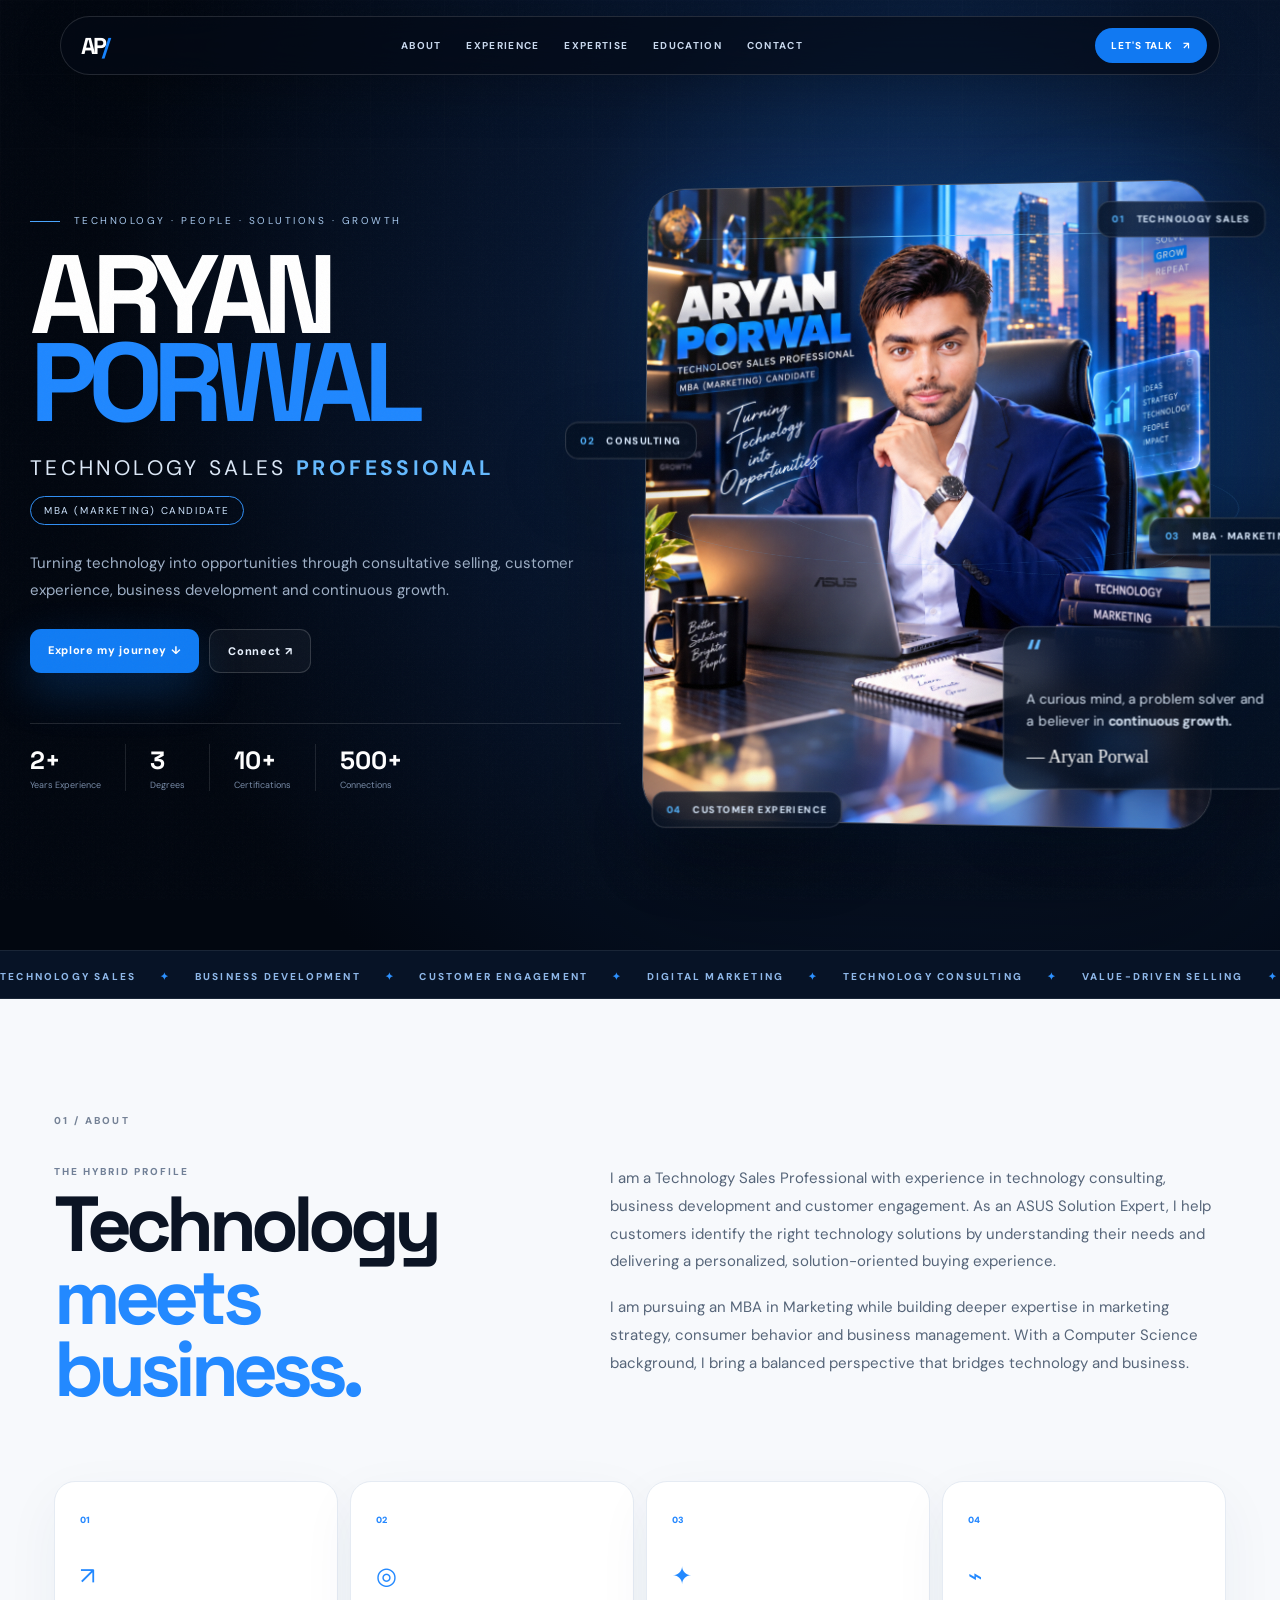
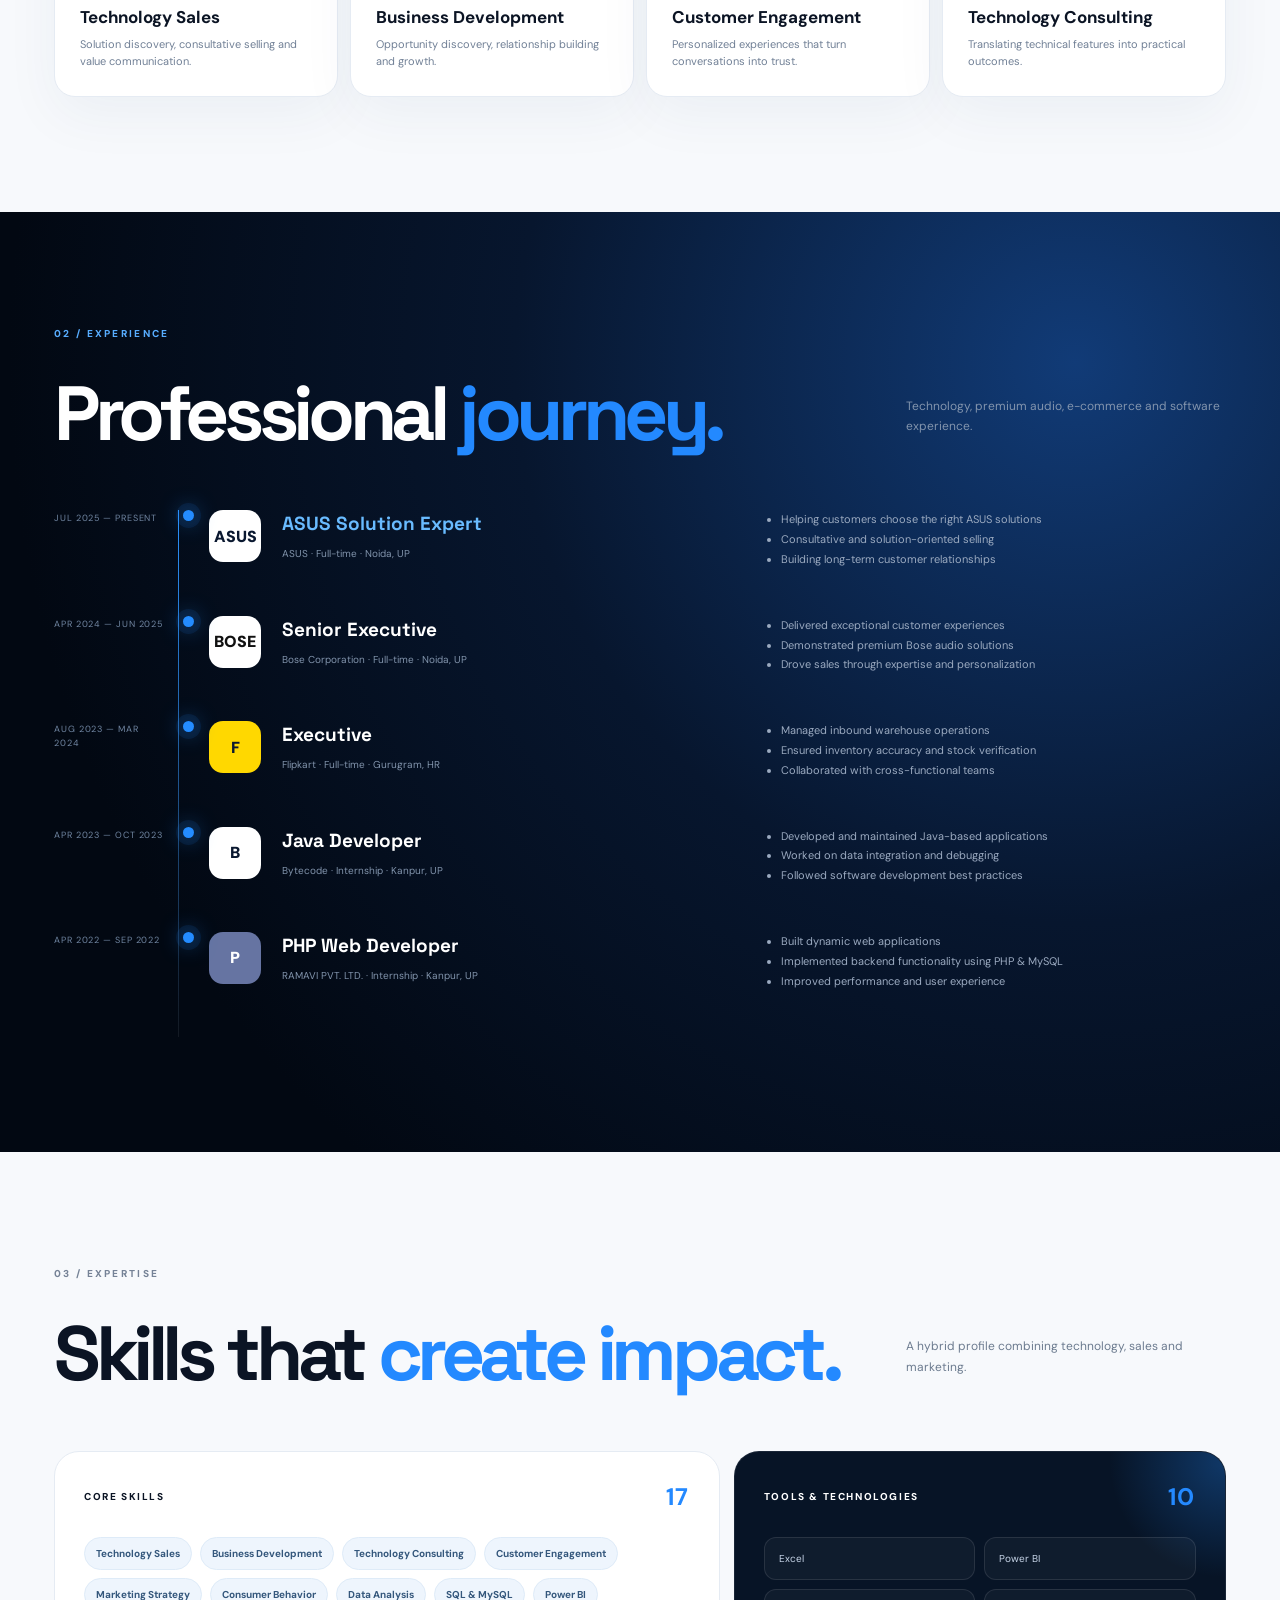
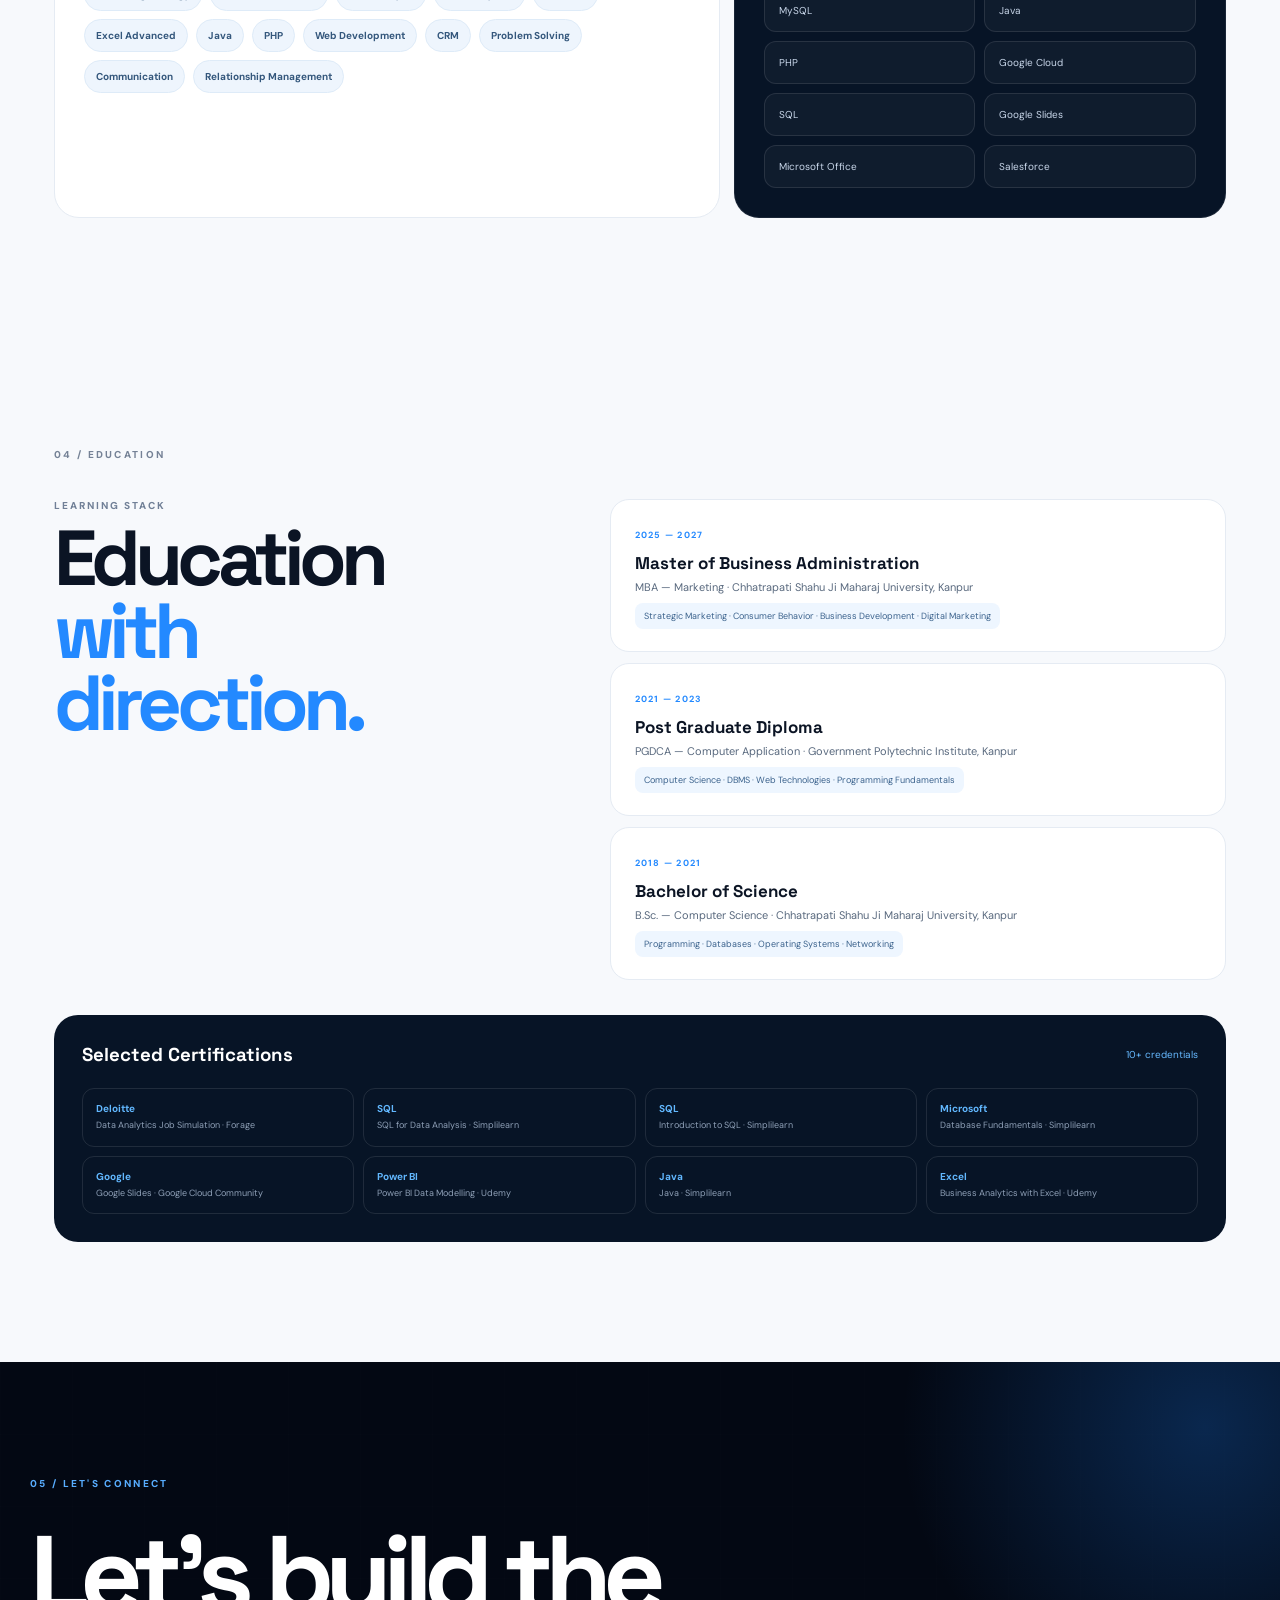
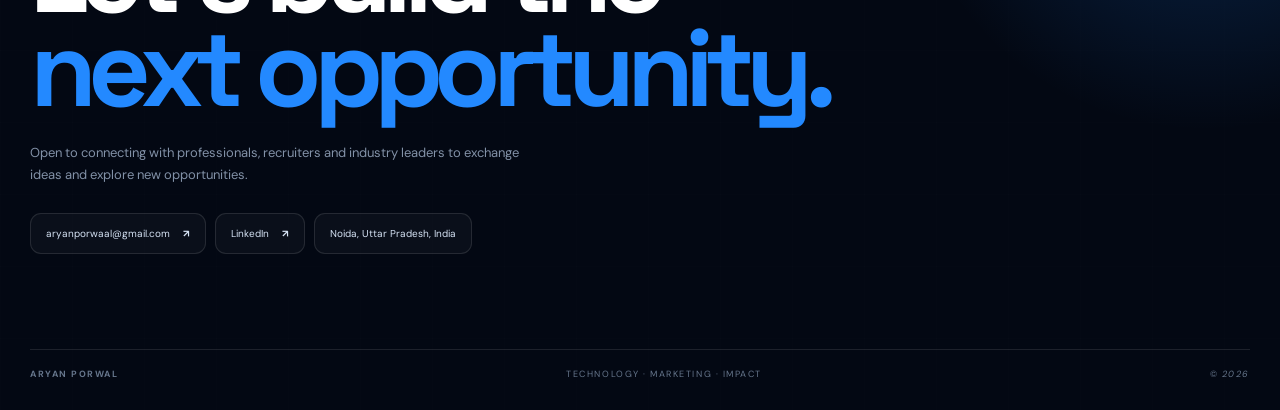
<file: index.html>
<!doctype html>
<html lang="en">
<head>
<meta charset="utf-8">
<meta name="viewport" content="width=device-width,initial-scale=1">
<meta name="description" content="Aryan Porwal — Technology Sales Professional and MBA Marketing Candidate.">
<title>Aryan Porwal — Technology Sales | Portfolio</title>
<link rel="preconnect" href="https://fonts.googleapis.com">
<link rel="preconnect" href="https://fonts.gstatic.com" crossorigin>
<link href="https://fonts.googleapis.com/css2?family=DM+Sans:wght@400;500;600;700&family=Space+Grotesk:wght@400;500;600;700&display=swap" rel="stylesheet">
<link rel="stylesheet" href="styles.css">
</head>
<body>
<div class="noise"></div>
<div class="progress"><span id="progress"></span></div>
<div class="pointer-glow"></div>

<header class="nav">
  <a class="logo" href="#top">AP<span>/</span></a>
  <nav>
    <a href="#about">About</a><a href="#experience">Experience</a><a href="#skills">Expertise</a>
    <a href="#education">Education</a><a href="#contact">Contact</a>
  </nav>
  <a class="nav-btn" href="#contact">Let's Talk <b>↗</b></a>
</header>

<main id="top">
<section class="hero">
  <div class="hero-grid"></div>
  <div class="hero-light"></div>
  <div class="hero-copy reveal">
    <div class="kicker"><i></i> TECHNOLOGY · PEOPLE · SOLUTIONS · GROWTH</div>
    <h1>ARYAN<br><span>PORWAL</span></h1>
    <div class="headline">TECHNOLOGY SALES <b>PROFESSIONAL</b></div>
    <div class="badge">MBA (MARKETING) CANDIDATE</div>
    <p class="lead">Turning technology into opportunities through consultative selling, customer experience, business development and continuous growth.</p>
    <div class="actions">
      <a class="button primary" href="#experience">Explore my journey <span>↓</span></a>
      <a class="button secondary" href="#contact">Connect <span>↗</span></a>
    </div>
    <div class="quick-stats">
      <div><strong>2+</strong><small>Years Experience</small></div>
      <div><strong>3</strong><small>Degrees</small></div>
      <div><strong>10+</strong><small>Certifications</small></div>
      <div><strong>500+</strong><small>Connections</small></div>
    </div>
  </div>

  <div class="hero-scene reveal" id="scene">
    <div class="scene-halo"></div>
    <div class="scene-ring ring-a"></div><div class="scene-ring ring-b"></div>
    <div class="image-card" id="imageCard">
      <img src="aryan-hero-3d.png" alt="Aryan Porwal — technology sales professional">
      <div class="image-shine"></div>
      <div class="edge-line"></div>
    </div>
    <div class="float-tag tag-top" data-depth="1.8"><span>01</span> TECHNOLOGY SALES</div>
    <div class="float-tag tag-left" data-depth="2.4"><span>02</span> CONSULTING</div>
    <div class="float-tag tag-right" data-depth="2.1"><span>03</span> MBA · MARKETING</div>
    <div class="float-tag tag-bottom" data-depth="1.4"><span>04</span> CUSTOMER EXPERIENCE</div>
    <div class="glass-note" data-depth="2">
      <span class="quote">“</span>
      <p>A curious mind, a problem solver and a believer in <b>continuous growth.</b></p>
      <small>— Aryan Porwal</small>
    </div>
  </div>
</section>

<div class="ticker"><div>TECHNOLOGY SALES <b>✦</b> BUSINESS DEVELOPMENT <b>✦</b> CUSTOMER ENGAGEMENT <b>✦</b> DIGITAL MARKETING <b>✦</b> TECHNOLOGY CONSULTING <b>✦</b> VALUE-DRIVEN SELLING <b>✦</b></div></div>

<section class="section" id="about">
  <div class="section-label">01 / ABOUT</div>
  <div class="split">
    <div class="reveal"><div class="eyebrow">THE HYBRID PROFILE</div><h2>Technology<br><em>meets business.</em></h2></div>
    <div class="copy reveal">
      <p>I am a Technology Sales Professional with experience in technology consulting, business development and customer engagement. As an ASUS Solution Expert, I help customers identify the right technology solutions by understanding their needs and delivering a personalized, solution-oriented buying experience.</p>
      <p>I am pursuing an MBA in Marketing while building deeper expertise in marketing strategy, consumer behavior and business management. With a Computer Science background, I bring a balanced perspective that bridges technology and business.</p>
    </div>
  </div>
  <div class="capabilities">
    <article class="cap reveal"><span>01</span><div class="cap-icon">↗</div><h3>Technology Sales</h3><p>Solution discovery, consultative selling and value communication.</p></article>
    <article class="cap reveal"><span>02</span><div class="cap-icon">◎</div><h3>Business Development</h3><p>Opportunity discovery, relationship building and growth.</p></article>
    <article class="cap reveal"><span>03</span><div class="cap-icon">✦</div><h3>Customer Engagement</h3><p>Personalized experiences that turn conversations into trust.</p></article>
    <article class="cap reveal"><span>04</span><div class="cap-icon">⌁</div><h3>Technology Consulting</h3><p>Translating technical features into practical outcomes.</p></article>
  </div>
</section>

<section class="dark" id="experience">
  <div class="section-inner">
    <div class="section-label blue">02 / EXPERIENCE</div>
    <div class="section-head"><h2>Professional <em>journey.</em></h2><p>Technology, premium audio, e-commerce and software experience.</p></div>
    <div class="timeline">
      <article class="job active reveal"><div class="job-date">JUL 2025 — PRESENT</div><div class="dot"></div><div class="job-main"><div class="brand-box asus">ASUS</div><div><h3>ASUS Solution Expert</h3><small>ASUS · Full-time · Noida, UP</small></div><ul><li>Helping customers choose the right ASUS solutions</li><li>Consultative and solution-oriented selling</li><li>Building long-term customer relationships</li></ul></div></article>
      <article class="job reveal"><div class="job-date">APR 2024 — JUN 2025</div><div class="dot"></div><div class="job-main"><div class="brand-box bose">BOSE</div><div><h3>Senior Executive</h3><small>Bose Corporation · Full-time · Noida, UP</small></div><ul><li>Delivered exceptional customer experiences</li><li>Demonstrated premium Bose audio solutions</li><li>Drove sales through expertise and personalization</li></ul></div></article>
      <article class="job reveal"><div class="job-date">AUG 2023 — MAR 2024</div><div class="dot"></div><div class="job-main"><div class="brand-box flip">F</div><div><h3>Executive</h3><small>Flipkart · Full-time · Gurugram, HR</small></div><ul><li>Managed inbound warehouse operations</li><li>Ensured inventory accuracy and stock verification</li><li>Collaborated with cross-functional teams</li></ul></div></article>
      <article class="job reveal"><div class="job-date">APR 2023 — OCT 2023</div><div class="dot"></div><div class="job-main"><div class="brand-box byte">B</div><div><h3>Java Developer</h3><small>Bytecode · Internship · Kanpur, UP</small></div><ul><li>Developed and maintained Java-based applications</li><li>Worked on data integration and debugging</li><li>Followed software development best practices</li></ul></div></article>
      <article class="job reveal"><div class="job-date">APR 2022 — SEP 2022</div><div class="dot"></div><div class="job-main"><div class="brand-box php">P</div><div><h3>PHP Web Developer</h3><small>RAMAVI PVT. LTD. · Internship · Kanpur, UP</small></div><ul><li>Built dynamic web applications</li><li>Implemented backend functionality using PHP & MySQL</li><li>Improved performance and user experience</li></ul></div></article>
    </div>
  </div>
</section>

<section class="section" id="skills">
  <div class="section-label">03 / EXPERTISE</div>
  <div class="section-head light"><h2>Skills that <em>create impact.</em></h2><p>A hybrid profile combining technology, sales and marketing.</p></div>
  <div class="skills">
    <div class="skill-card reveal">
      <div class="skill-top"><span>CORE SKILLS</span><b>17</b></div>
      <div class="pills">
        <span>Technology Sales</span><span>Business Development</span><span>Technology Consulting</span><span>Customer Engagement</span>
        <span>Marketing Strategy</span><span>Consumer Behavior</span><span>Data Analysis</span><span>SQL & MySQL</span><span>Power BI</span>
        <span>Excel Advanced</span><span>Java</span><span>PHP</span><span>Web Development</span><span>CRM</span><span>Problem Solving</span>
        <span>Communication</span><span>Relationship Management</span>
      </div>
    </div>
    <div class="tools reveal">
      <div class="skill-top"><span>TOOLS & TECHNOLOGIES</span><b>10</b></div>
      <div class="tool-list"><span>Excel</span><span>Power BI</span><span>MySQL</span><span>Java</span><span>PHP</span><span>Google Cloud</span><span>SQL</span><span>Google Slides</span><span>Microsoft Office</span><span>Salesforce</span></div>
    </div>
  </div>
</section>

<section class="section edu" id="education">
  <div class="section-label">04 / EDUCATION</div>
  <div class="split edu-split">
    <div><div class="eyebrow">LEARNING STACK</div><h2>Education<br><em>with direction.</em></h2></div>
    <div class="edu-list">
      <article class="edu-item reveal"><b>2025 — 2027</b><h3>Master of Business Administration</h3><p>MBA — Marketing · Chhatrapati Shahu Ji Maharaj University, Kanpur</p><small>Strategic Marketing · Consumer Behavior · Business Development · Digital Marketing</small></article>
      <article class="edu-item reveal"><b>2021 — 2023</b><h3>Post Graduate Diploma</h3><p>PGDCA — Computer Application · Government Polytechnic Institute, Kanpur</p><small>Computer Science · DBMS · Web Technologies · Programming Fundamentals</small></article>
      <article class="edu-item reveal"><b>2018 — 2021</b><h3>Bachelor of Science</h3><p>B.Sc. — Computer Science · Chhatrapati Shahu Ji Maharaj University, Kanpur</p><small>Programming · Databases · Operating Systems · Networking</small></article>
    </div>
  </div>
  <div class="certs reveal">
    <div class="cert-head"><h3>Selected Certifications</h3><span>10+ credentials</span></div>
    <div class="cert-grid">
      <div><b>Deloitte</b><span>Data Analytics Job Simulation · Forage</span></div><div><b>SQL</b><span>SQL for Data Analysis · Simplilearn</span></div>
      <div><b>SQL</b><span>Introduction to SQL · Simplilearn</span></div><div><b>Microsoft</b><span>Database Fundamentals · Simplilearn</span></div>
      <div><b>Google</b><span>Google Slides · Google Cloud Community</span></div><div><b>Power BI</b><span>Power BI Data Modelling · Udemy</span></div>
      <div><b>Java</b><span>Java · Simplilearn</span></div><div><b>Excel</b><span>Business Analytics with Excel · Udemy</span></div>
    </div>
  </div>
</section>

<section class="contact" id="contact">
  <div class="contact-grid"></div><div class="contact-glow"></div>
  <div class="section-label blue">05 / LET'S CONNECT</div>
  <h2>Let's build the<br><em>next opportunity.</em></h2>
  <p>Open to connecting with professionals, recruiters and industry leaders to exchange ideas and explore new opportunities.</p>
  <div class="contact-actions">
    <a href="mailto:aryanporwaal@gmail.com">aryanporwaal@gmail.com <b>↗</b></a>
    <a href="https://www.linkedin.com/in/aryanporwaal" target="_blank" rel="noopener">LinkedIn <b>↗</b></a>
    <span>Noida, Uttar Pradesh, India</span>
  </div>
  <footer><strong>ARYAN PORWAL</strong><span>TECHNOLOGY · MARKETING · IMPACT</span><span>© <i id="year"></i></span></footer>
</section>
</main>
<script src="script.js"></script>
</body>
</html>
</file>
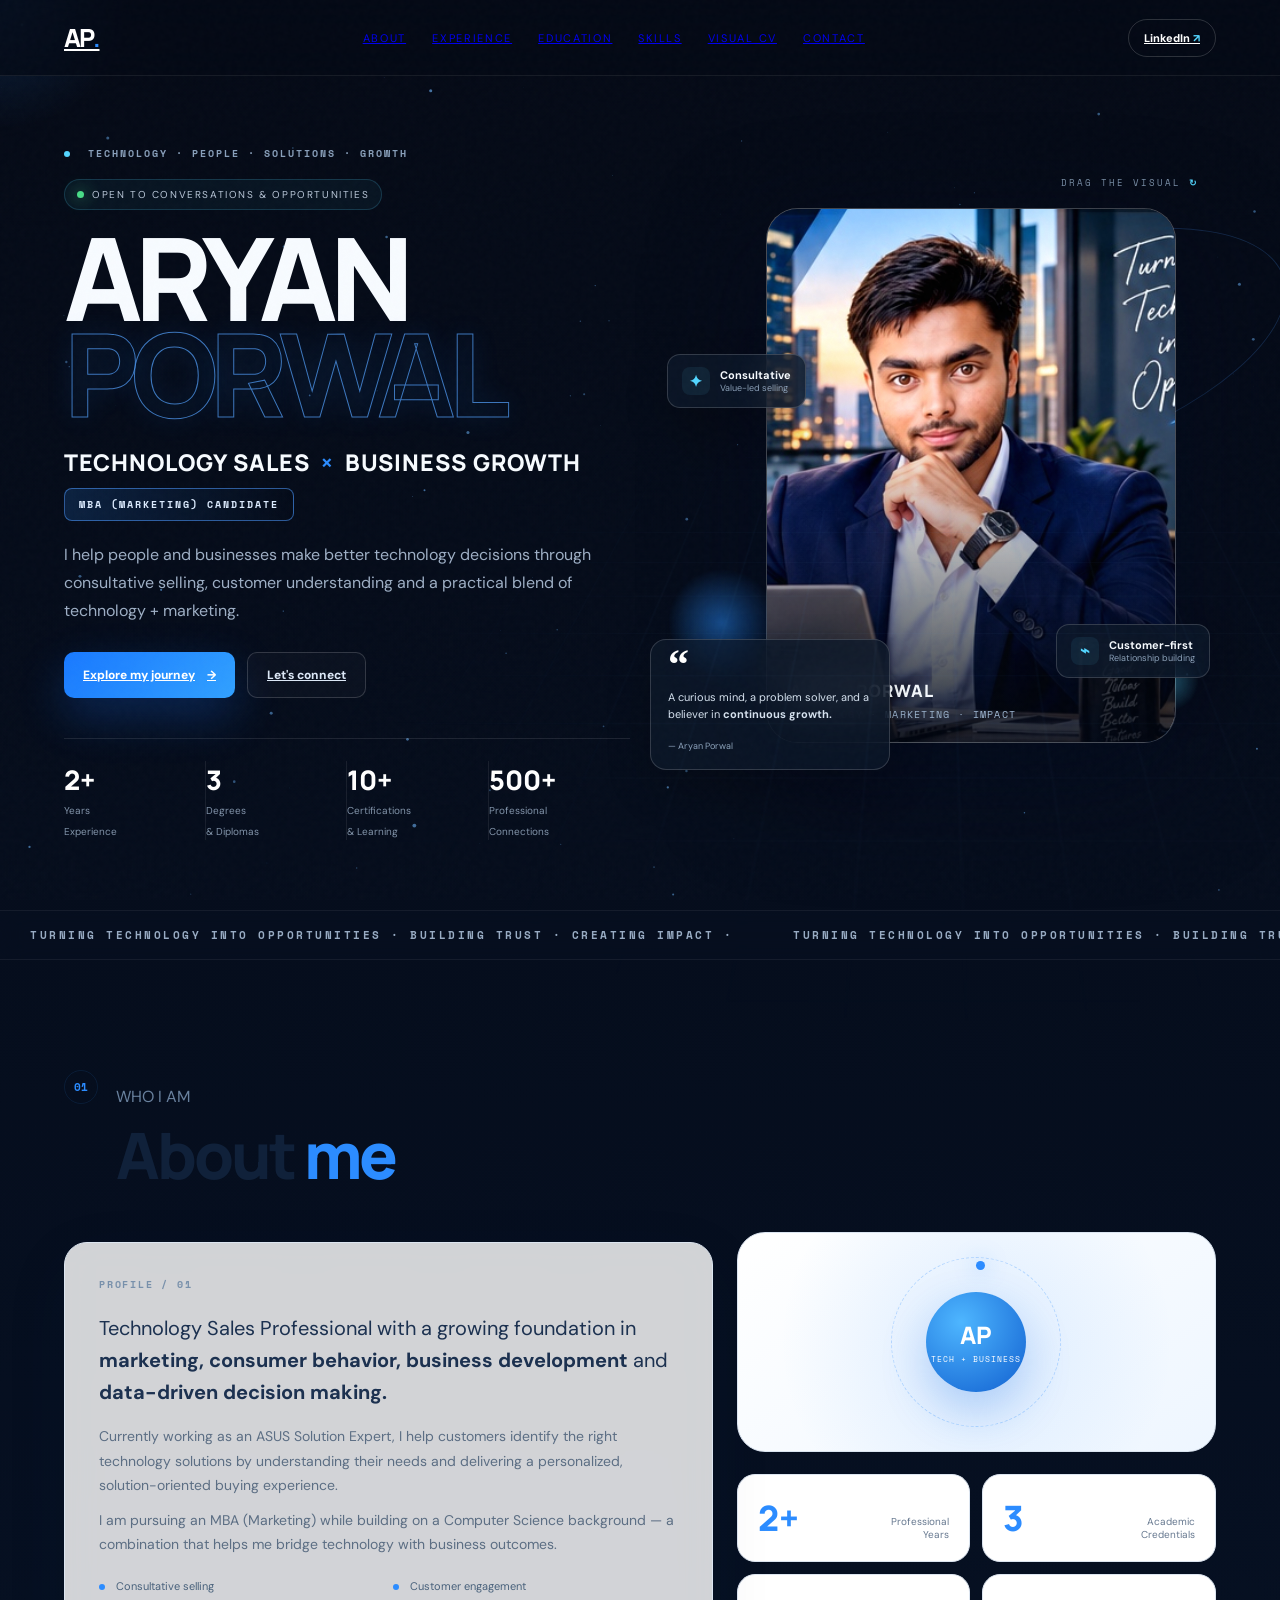
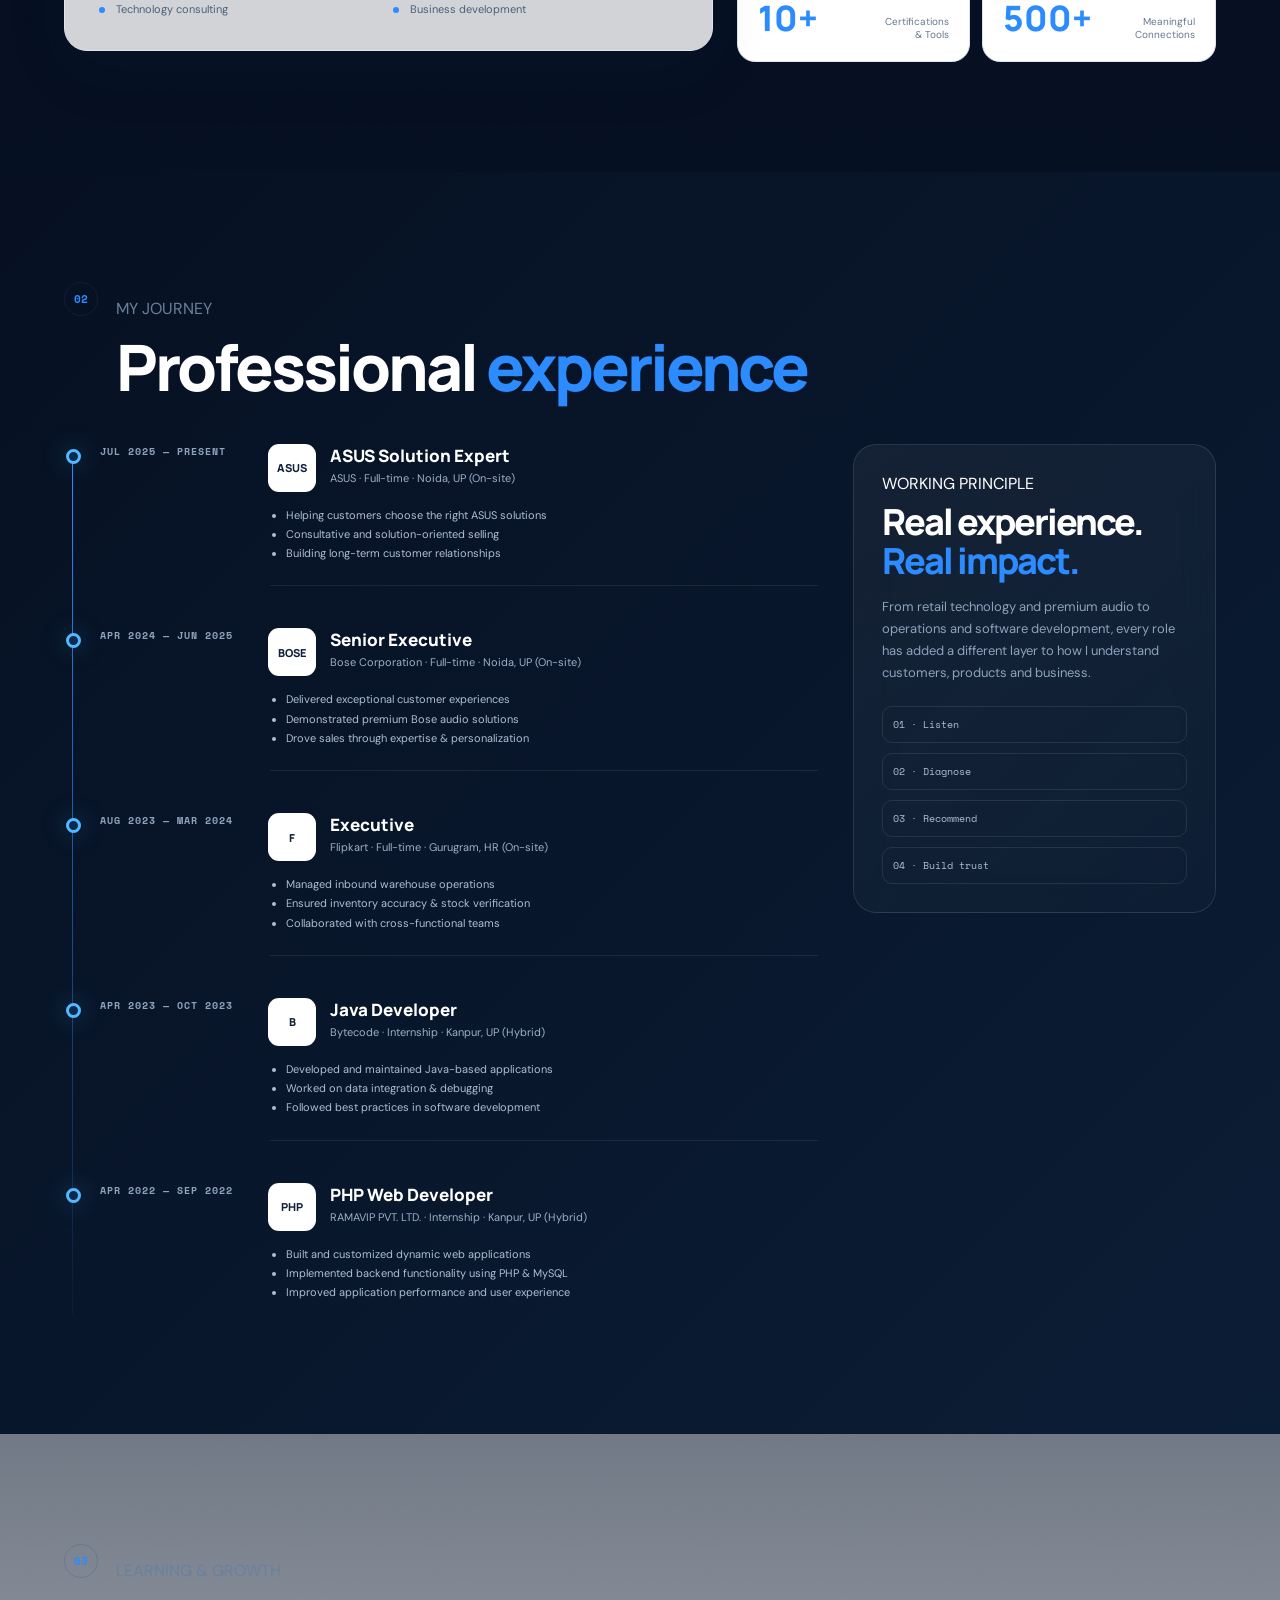
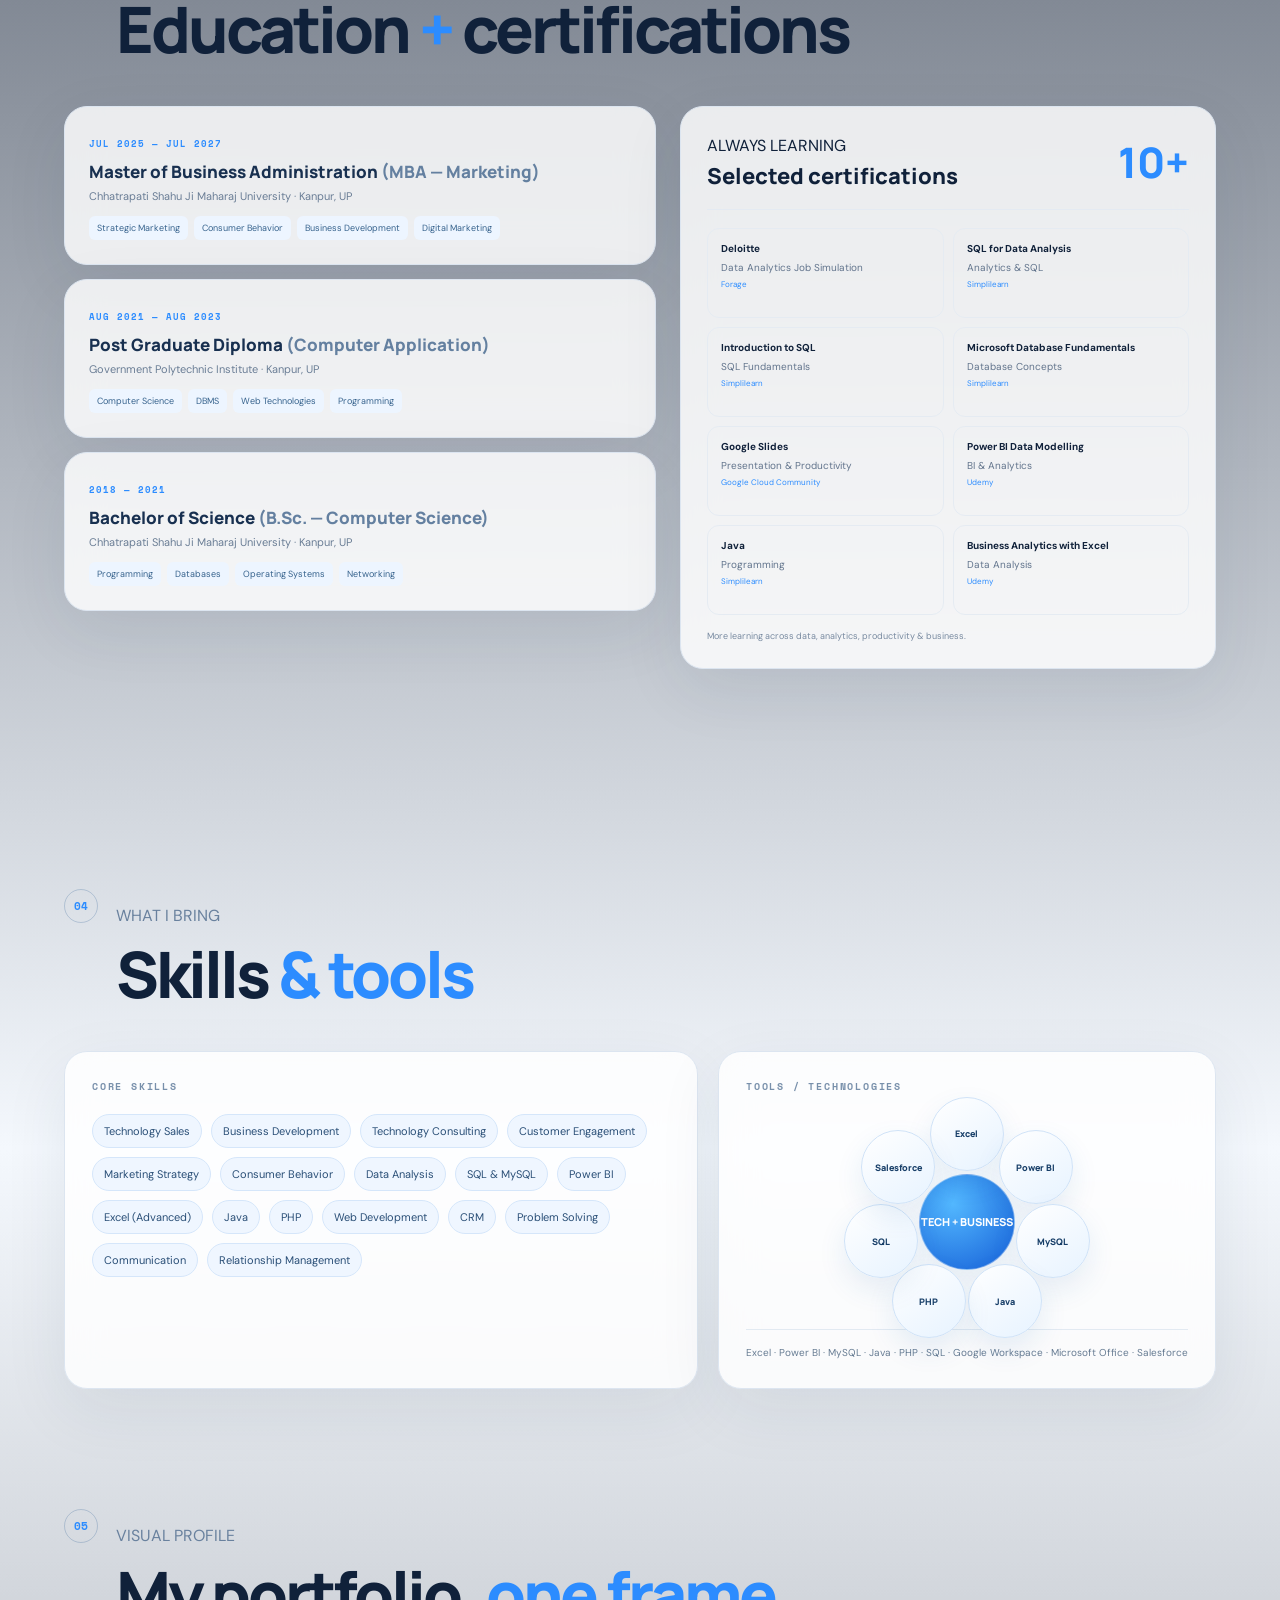
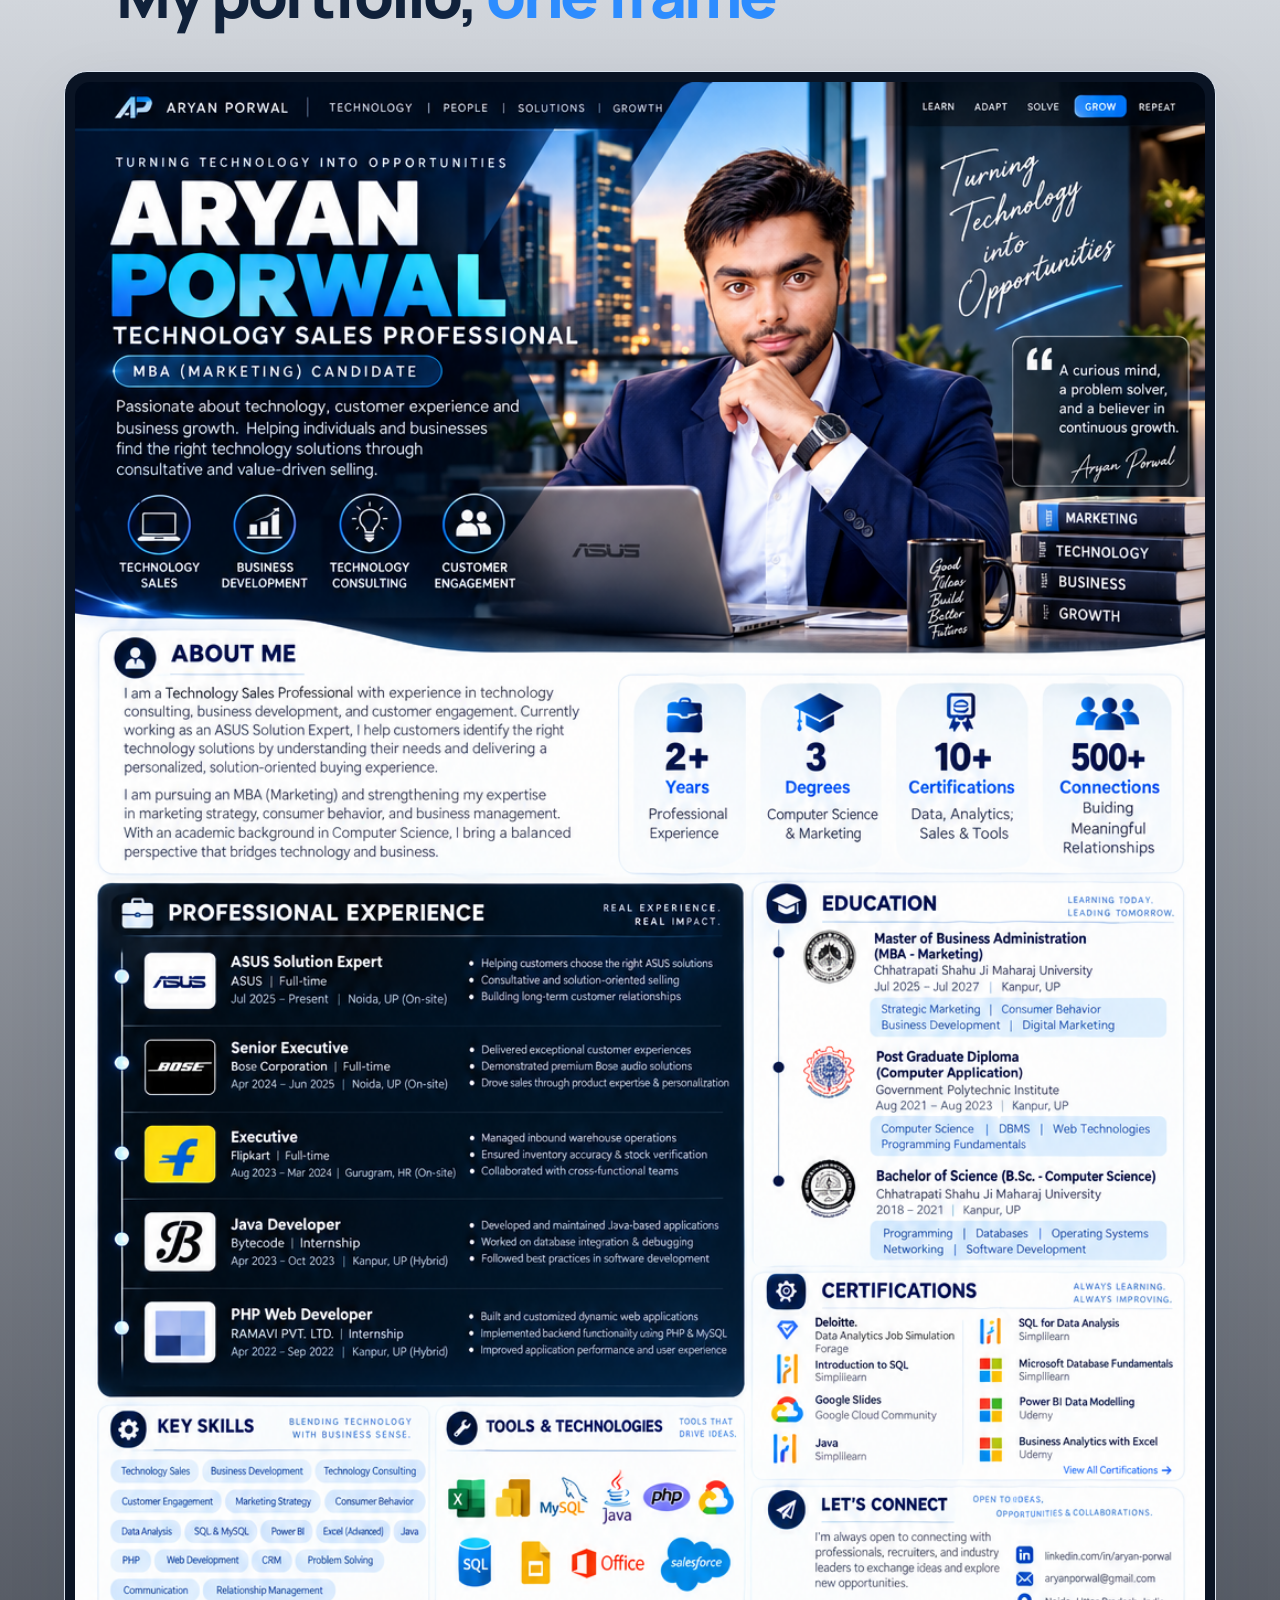
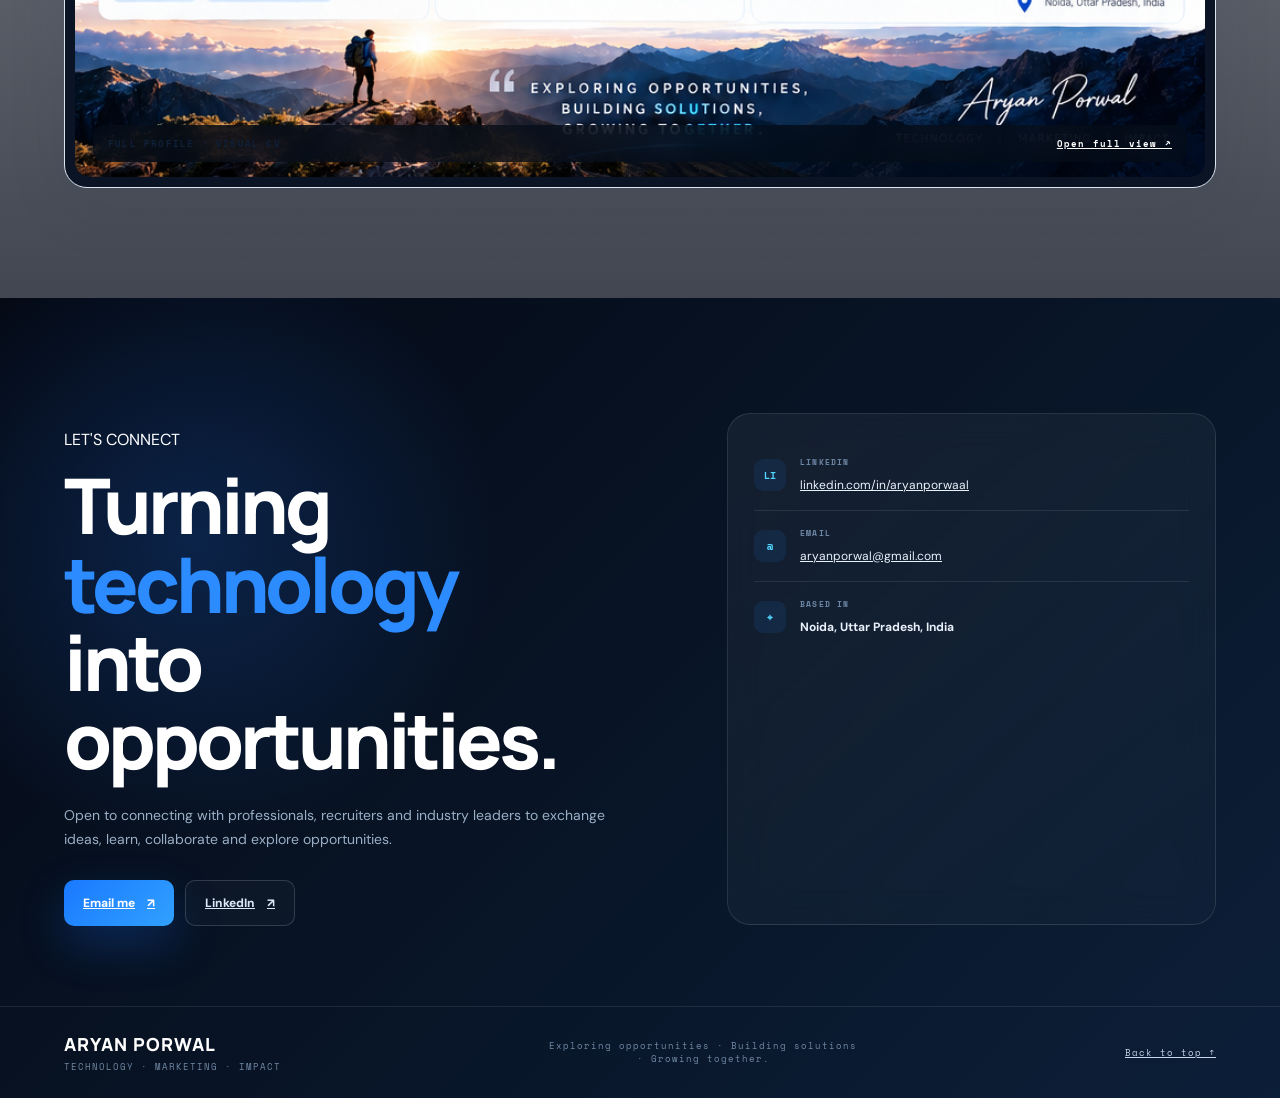
<file: Exp/aryan-portfolio-final/aryan-portfolio-final/index.html>
<!doctype html>
<html lang="en">
<head>
  <meta charset="utf-8" />
  <meta name="viewport" content="width=device-width, initial-scale=1" />
  <meta name="theme-color" content="#050a16" />
  <meta name="description" content="Aryan Porwal — Technology Sales Professional, MBA (Marketing) Candidate." />
  <title>Aryan Porwal — Technology × Business</title>
  <link rel="preconnect" href="https://fonts.googleapis.com">
  <link rel="preconnect" href="https://fonts.gstatic.com" crossorigin>
  <link href="https://fonts.googleapis.com/css2?family=DM+Sans:wght@400;500;600;700&family=Manrope:wght@500;600;700;800&family=Space+Mono:wght@400;700&display=swap" rel="stylesheet">
  <link rel="stylesheet" href="styles.css" />
</head>
<body>
  <canvas id="space"></canvas>
  <div class="noise"></div>
  <div class="cursor-glow"></div>

  <header class="nav-shell" id="navShell">
    <a href="#top" class="logo" aria-label="Aryan Porwal home"><span>AP</span><b>.</b></a>
    <nav class="nav-links" id="navLinks">
      <a href="#about">About</a>
      <a href="#experience">Experience</a>
      <a href="#education">Education</a>
      <a href="#skills">Skills</a>
      <a href="#visual">Visual CV</a>
      <a href="#contact">Contact</a>
    </nav>
    <a class="nav-pill" href="https://www.linkedin.com/in/aryanporwaal" target="_blank" rel="noreferrer">LinkedIn <span>↗</span></a>
    <button class="menu" id="menu" aria-label="Open navigation">☰</button>
  </header>

  <main id="top">
    <section class="hero wrap">
      <div class="hero-copy">
        <div class="micro"><span></span> TECHNOLOGY · PEOPLE · SOLUTIONS · GROWTH</div>
        <div class="availability"><i></i> OPEN TO CONVERSATIONS & OPPORTUNITIES</div>
        <h1>ARYAN<br><em>PORWAL</em></h1>
        <p class="role">Technology Sales <strong>×</strong> Business Growth</p>
        <div class="tag">MBA (MARKETING) CANDIDATE</div>
        <p class="intro">I help people and businesses make better technology decisions through consultative selling, customer understanding and a practical blend of technology + marketing.</p>
        <div class="actions">
          <a class="btn primary" href="#experience">Explore my journey <span>→</span></a>
          <a class="btn secondary" href="#contact">Let's connect</a>
        </div>
        <div class="quick-stats">
          <div><b>2+</b><span>Years<br>Experience</span></div>
          <div><b>3</b><span>Degrees<br>& Diplomas</span></div>
          <div><b>10+</b><span>Certifications<br>& Learning</span></div>
          <div><b>500+</b><span>Professional<br>Connections</span></div>
        </div>
      </div>

      <div class="hero-stage" id="heroStage">
        <div class="stage-grid"></div>
        <div class="orb orb-a"></div><div class="orb orb-b"></div><div class="orb orb-c"></div>
        <div class="wire wire-a"></div><div class="wire wire-b"></div>
        <div class="portrait-card tilt" data-tilt="10">
          <div class="portrait-backdrop"></div>
          <img src="assets/aryan-portrait.jpg" alt="Aryan Porwal" />
          <div class="portrait-caption"><span>ARYAN PORWAL</span><small>TECHNOLOGY · MARKETING · IMPACT</small></div>
        </div>
        <div class="floating-chip chip-one"><span class="chip-icon">✦</span><div><b>Consultative</b><small>Value-led selling</small></div></div>
        <div class="floating-chip chip-two"><span class="chip-icon">⌁</span><div><b>Customer-first</b><small>Relationship building</small></div></div>
        <div class="quote-float"><span>“</span><p>A curious mind, a problem solver, and a believer in <b>continuous growth.</b></p><small>— Aryan Porwal</small></div>
        <div class="rotate-label">DRAG THE VISUAL <b>↻</b></div>
      </div>
    </section>

    <section class="marquee" aria-hidden="true"><div>TURNING TECHNOLOGY INTO OPPORTUNITIES · BUILDING TRUST · CREATING IMPACT · </div><div>TURNING TECHNOLOGY INTO OPPORTUNITIES · BUILDING TRUST · CREATING IMPACT · </div></section>

    <section class="section wrap" id="about">
      <div class="section-top"><div class="index">01</div><div><p class="kicker">WHO I AM</p><h2>About <em>me</em></h2></div></div>
      <div class="about-layout">
        <article class="glass about-card tilt">
          <div class="card-label">PROFILE / 01</div>
          <p class="large">Technology Sales Professional with a growing foundation in <b>marketing, consumer behavior, business development</b> and <b>data-driven decision making.</b></p>
          <p>Currently working as an ASUS Solution Expert, I help customers identify the right technology solutions by understanding their needs and delivering a personalized, solution-oriented buying experience.</p>
          <p>I am pursuing an MBA (Marketing) while building on a Computer Science background — a combination that helps me bridge technology with business outcomes.</p>
          <div class="profile-lines"><span><i></i> Consultative selling</span><span><i></i> Customer engagement</span><span><i></i> Technology consulting</span><span><i></i> Business development</span></div>
        </article>
        <div class="about-right">
          <div class="stat-orbit"><div class="orbit-ring"></div><div class="orbit-core"><span>AP</span><small>TECH + BUSINESS</small></div></div>
          <div class="stat-grid">
            <div class="mini-stat"><b>2+</b><span>Professional<br>Years</span></div>
            <div class="mini-stat"><b>3</b><span>Academic<br>Credentials</span></div>
            <div class="mini-stat"><b>10+</b><span>Certifications<br>& Tools</span></div>
            <div class="mini-stat"><b>500+</b><span>Meaningful<br>Connections</span></div>
          </div>
        </div>
      </div>
    </section>

    <section class="section dark wrap-wide" id="experience">
      <div class="wrap"><div class="section-top light"><div class="index">02</div><div><p class="kicker">MY JOURNEY</p><h2>Professional <em>experience</em></h2></div></div>
        <div class="experience-grid">
          <div class="timeline" id="timeline"></div>
          <aside class="experience-aside glass-dark tilt"><span class="kicker">WORKING PRINCIPLE</span><h3>Real experience.<br><em>Real impact.</em></h3><p>From retail technology and premium audio to operations and software development, every role has added a different layer to how I understand customers, products and business.</p><div class="principles"><span>01 · Listen</span><span>02 · Diagnose</span><span>03 · Recommend</span><span>04 · Build trust</span></div></aside>
        </div>
      </div>
    </section>

    <section class="section wrap" id="education">
      <div class="section-top"><div class="index">03</div><div><p class="kicker">LEARNING & GROWTH</p><h2>Education <em>+</em> certifications</h2></div></div>
      <div class="edu-layout">
        <div class="edu-stack">
          <article class="edu-item glass"><span class="date">JUL 2025 — JUL 2027</span><h3>Master of Business Administration <em>(MBA — Marketing)</em></h3><p>Chhatrapati Shahu Ji Maharaj University · Kanpur, UP</p><div class="tags"><span>Strategic Marketing</span><span>Consumer Behavior</span><span>Business Development</span><span>Digital Marketing</span></div></article>
          <article class="edu-item glass"><span class="date">AUG 2021 — AUG 2023</span><h3>Post Graduate Diploma <em>(Computer Application)</em></h3><p>Government Polytechnic Institute · Kanpur, UP</p><div class="tags"><span>Computer Science</span><span>DBMS</span><span>Web Technologies</span><span>Programming</span></div></article>
          <article class="edu-item glass"><span class="date">2018 — 2021</span><h3>Bachelor of Science <em>(B.Sc. — Computer Science)</em></h3><p>Chhatrapati Shahu Ji Maharaj University · Kanpur, UP</p><div class="tags"><span>Programming</span><span>Databases</span><span>Operating Systems</span><span>Networking</span></div></article>
        </div>
        <aside class="certs glass"><div class="cert-head"><div><span class="kicker">ALWAYS LEARNING</span><h3>Selected certifications</h3></div><span class="count">10+</span></div>
          <div class="cert-list" id="certList"></div>
          <div class="cert-more">More learning across data, analytics, productivity & business.</div>
        </aside>
      </div>
    </section>

    <section class="section skills-section wrap" id="skills">
      <div class="section-top"><div class="index">04</div><div><p class="kicker">WHAT I BRING</p><h2>Skills <em>& tools</em></h2></div></div>
      <div class="skills-layout">
        <article class="glass skill-cloud"><div class="card-label">CORE SKILLS</div><div class="skill-tags" id="skillTags"></div></article>
        <article class="glass tools-card"><div class="card-label">TOOLS / TECHNOLOGIES</div><div class="tool-radial" id="toolRadial"></div><div class="tools-text">Excel · Power BI · MySQL · Java · PHP · SQL · Google Workspace · Microsoft Office · Salesforce</div></article>
      </div>
    </section>

    <section class="section visual-section wrap" id="visual">
      <div class="section-top"><div class="index">05</div><div><p class="kicker">VISUAL PROFILE</p><h2>My portfolio, <em>one frame</em></h2></div></div>
      <div class="visual-frame glass tilt"><img src="assets/profile-poster.png" alt="Aryan Porwal portfolio visual summary" loading="lazy"><div class="visual-shade"><span>FULL PROFILE · VISUAL CV</span><a href="assets/profile-poster.png" target="_blank">Open full view ↗</a></div></div>
    </section>

    <section class="contact wrap-wide" id="contact">
      <div class="wrap contact-inner">
        <div class="contact-copy"><p class="kicker">LET'S CONNECT</p><h2>Turning <em>technology</em><br>into opportunities.</h2><p>Open to connecting with professionals, recruiters and industry leaders to exchange ideas, learn, collaborate and explore opportunities.</p><div class="contact-actions"><a class="btn primary" href="mailto:aryanporwal@gmail.com">Email me <span>↗</span></a><a class="btn secondary dark-btn" href="https://www.linkedin.com/in/aryanporwaal" target="_blank" rel="noreferrer">LinkedIn <span>↗</span></a></div></div>
        <div class="contact-card glass-dark tilt"><div class="contact-line"><span>LI</span><div><small>LINKEDIN</small><a href="https://www.linkedin.com/in/aryanporwaal" target="_blank" rel="noreferrer">linkedin.com/in/aryanporwaal</a></div></div><div class="contact-line"><span>@</span><div><small>EMAIL</small><a href="mailto:aryanporwal@gmail.com">aryanporwal@gmail.com</a></div></div><div class="contact-line"><span>⌖</span><div><small>BASED IN</small><b>Noida, Uttar Pradesh, India</b></div></div></div>
      </div>
      <footer><div><b>ARYAN PORWAL</b><span>TECHNOLOGY · MARKETING · IMPACT</span></div><p>Exploring opportunities · Building solutions · Growing together.</p><a href="#top">Back to top ↑</a></footer>
    </section>
  </main>
  <script src="script.js"></script>
</body>
</html>
</file>
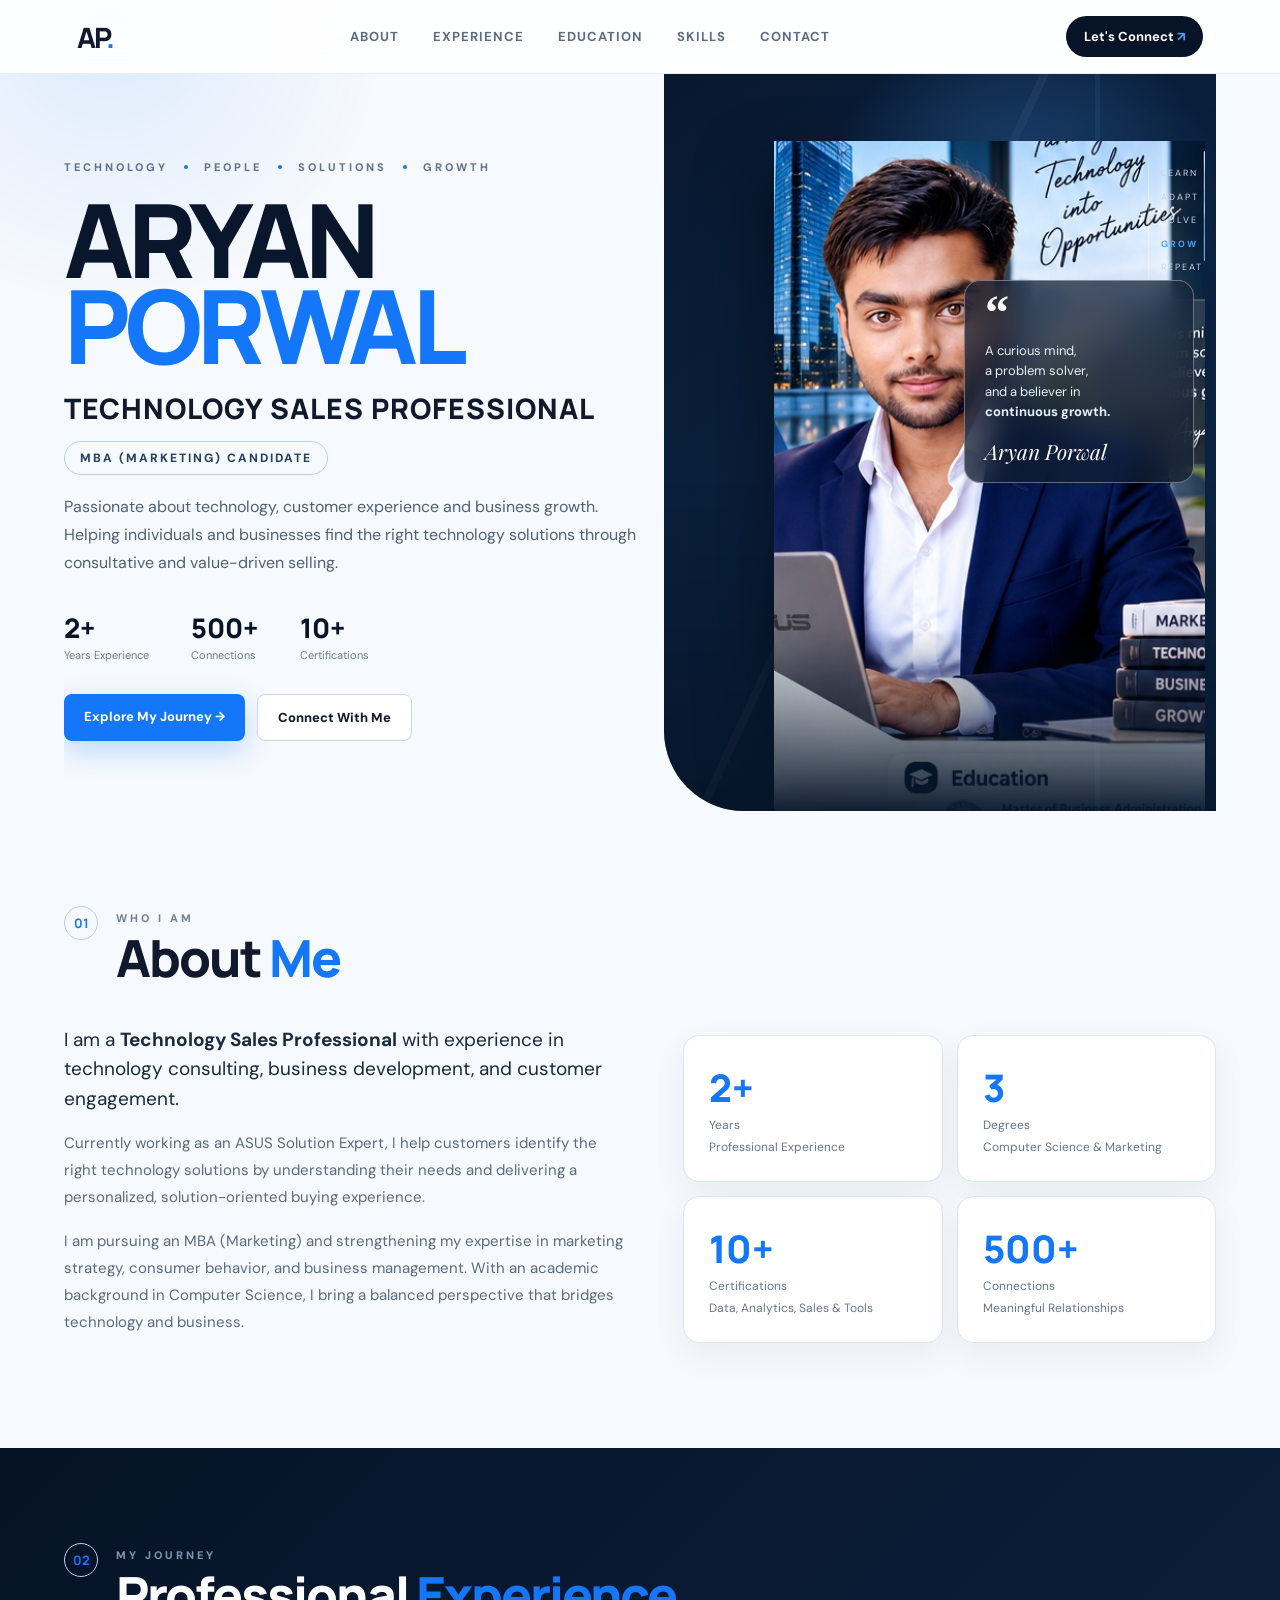
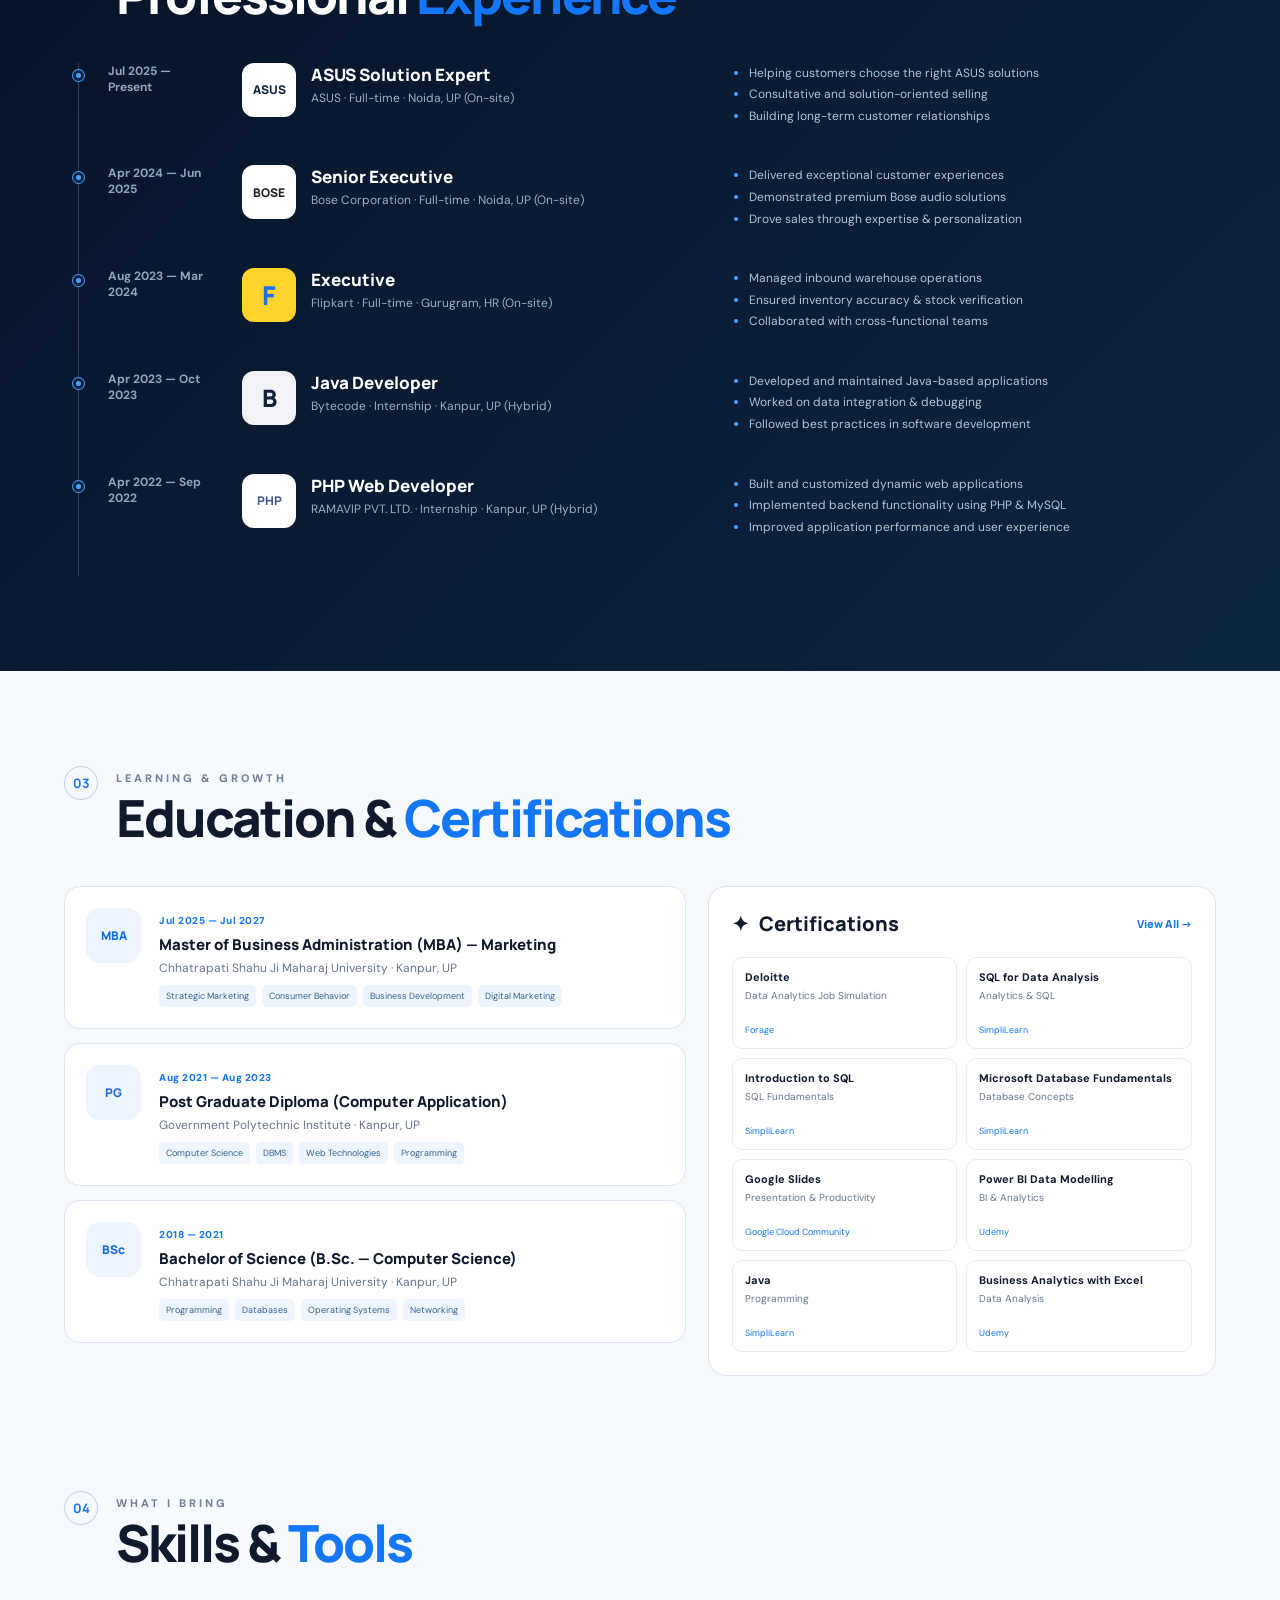
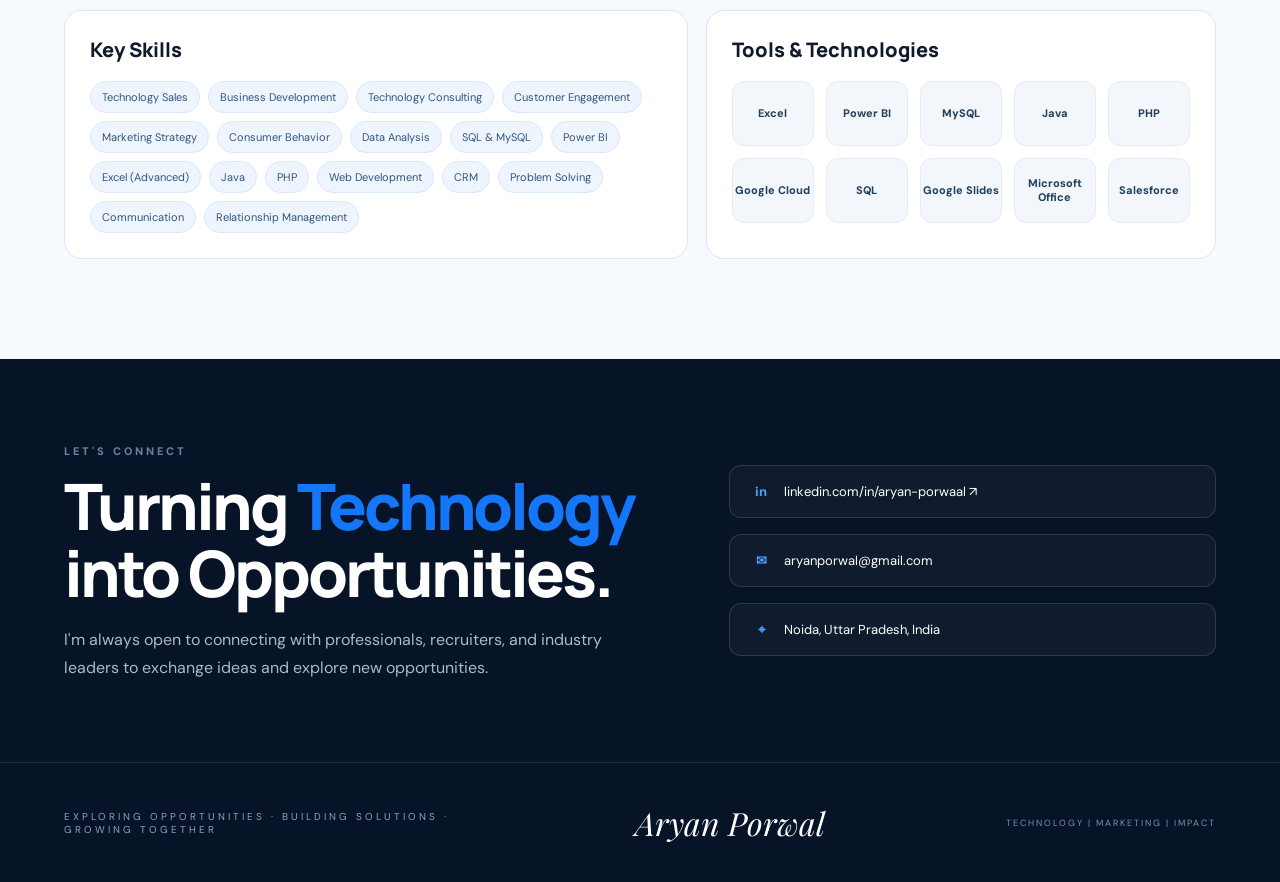
<file: Exp/aryan-portfolio-website/aryan-portfolio-website/index.html>
<!doctype html>
<html lang="en">
<head>
  <meta charset="utf-8">
  <meta name="viewport" content="width=device-width, initial-scale=1">
  <meta name="description" content="Aryan Porwal — Technology Sales Professional, MBA (Marketing) Candidate.">
  <title>Aryan Porwal | Technology Sales Professional</title>
  <link rel="preconnect" href="https://fonts.googleapis.com">
  <link rel="preconnect" href="https://fonts.gstatic.com" crossorigin>
  <link href="https://fonts.googleapis.com/css2?family=DM+Sans:wght@400;500;600;700&family=Manrope:wght@500;600;700;800&family=Playfair+Display:ital,wght@1,500;1,600&display=swap" rel="stylesheet">
  <link rel="stylesheet" href="styles.css">
</head>
<body>
  <div class="page-glow"></div>

  <header class="site-header">
    <a class="brand" href="#top">AP<span>.</span></a>
    <nav id="nav">
      <a href="#about">About</a>
      <a href="#experience">Experience</a>
      <a href="#education">Education</a>
      <a href="#skills">Skills</a>
      <a href="#contact">Contact</a>
    </nav>
    <a class="header-cta" href="#contact">Let's Connect <span>↗</span></a>
    <button class="menu-btn" aria-label="Open menu">☰</button>
  </header>

  <main id="top">
    <section class="hero section-shell">
      <div class="hero-copy">
        <div class="eyebrow">TECHNOLOGY <i></i> PEOPLE <i></i> SOLUTIONS <i></i> GROWTH</div>
        <h1>ARYAN<br><span>PORWAL</span></h1>
        <h2>Technology Sales Professional</h2>
        <div class="pill">MBA (MARKETING) CANDIDATE</div>
        <p class="hero-text">Passionate about technology, customer experience and business growth. Helping individuals and businesses find the right technology solutions through consultative and value-driven selling.</p>

        <div class="hero-metrics">
          <div><strong>2+</strong><span>Years Experience</span></div>
          <div><strong>500+</strong><span>Connections</span></div>
          <div><strong>10+</strong><span>Certifications</span></div>
        </div>

        <div class="hero-actions">
          <a class="btn primary" href="#experience">Explore My Journey <span>→</span></a>
          <a class="btn ghost" href="#contact">Connect With Me</a>
        </div>
      </div>

      <div class="hero-visual">
        <div class="city-grid"></div>
        <div class="portrait-wrap">
          <img src="portrait.jpg" alt="Aryan Porwal">
        </div>
        <div class="quote-card">
          <span class="quote-mark">“</span>
          <p>A curious mind,<br>a problem solver,<br>and a believer in<br><b>continuous growth.</b></p>
          <div class="signature">Aryan Porwal</div>
        </div>
        <div class="side-words">LEARN<br>ADAPT<br>SOLVE<br><b>GROW</b><br>REPEAT</div>
      </div>
    </section>

    <section id="about" class="section-shell about-section">
      <div class="section-heading">
        <span class="section-number">01</span>
        <div><span class="kicker">WHO I AM</span><h2>About <em>Me</em></h2></div>
      </div>
      <div class="about-grid">
        <div class="about-copy">
          <p class="lead">I am a <b>Technology Sales Professional</b> with experience in technology consulting, business development, and customer engagement.</p>
          <p>Currently working as an ASUS Solution Expert, I help customers identify the right technology solutions by understanding their needs and delivering a personalized, solution-oriented buying experience.</p>
          <p>I am pursuing an MBA (Marketing) and strengthening my expertise in marketing strategy, consumer behavior, and business management. With an academic background in Computer Science, I bring a balanced perspective that bridges technology and business.</p>
        </div>
        <div class="about-cards">
          <div class="stat-card"><strong>2+</strong><span>Years<br>Professional Experience</span></div>
          <div class="stat-card"><strong>3</strong><span>Degrees<br>Computer Science & Marketing</span></div>
          <div class="stat-card"><strong>10+</strong><span>Certifications<br>Data, Analytics, Sales & Tools</span></div>
          <div class="stat-card"><strong>500+</strong><span>Connections<br>Meaningful Relationships</span></div>
        </div>
      </div>
    </section>

    <section id="experience" class="dark-section">
      <div class="section-shell">
        <div class="section-heading light">
          <span class="section-number">02</span>
          <div><span class="kicker">MY JOURNEY</span><h2>Professional <em>Experience</em></h2></div>
        </div>
        <div class="timeline">
          <article class="timeline-item">
            <div class="timeline-dot"></div>
            <div class="timeline-date">Jul 2025 — Present</div>
            <div class="timeline-main">
              <div class="company-logo asus">ASUS</div>
              <div><h3>ASUS Solution Expert</h3><p>ASUS · Full-time · Noida, UP (On-site)</p></div>
            </div>
            <ul><li>Helping customers choose the right ASUS solutions</li><li>Consultative and solution-oriented selling</li><li>Building long-term customer relationships</li></ul>
          </article>

          <article class="timeline-item">
            <div class="timeline-dot"></div>
            <div class="timeline-date">Apr 2024 — Jun 2025</div>
            <div class="timeline-main">
              <div class="company-logo bose">BOSE</div>
              <div><h3>Senior Executive</h3><p>Bose Corporation · Full-time · Noida, UP (On-site)</p></div>
            </div>
            <ul><li>Delivered exceptional customer experiences</li><li>Demonstrated premium Bose audio solutions</li><li>Drove sales through expertise & personalization</li></ul>
          </article>

          <article class="timeline-item">
            <div class="timeline-dot"></div>
            <div class="timeline-date">Aug 2023 — Mar 2024</div>
            <div class="timeline-main">
              <div class="company-logo flip">F</div>
              <div><h3>Executive</h3><p>Flipkart · Full-time · Gurugram, HR (On-site)</p></div>
            </div>
            <ul><li>Managed inbound warehouse operations</li><li>Ensured inventory accuracy & stock verification</li><li>Collaborated with cross-functional teams</li></ul>
          </article>

          <article class="timeline-item">
            <div class="timeline-dot"></div>
            <div class="timeline-date">Apr 2023 — Oct 2023</div>
            <div class="timeline-main">
              <div class="company-logo by">B</div>
              <div><h3>Java Developer</h3><p>Bytecode · Internship · Kanpur, UP (Hybrid)</p></div>
            </div>
            <ul><li>Developed and maintained Java-based applications</li><li>Worked on data integration & debugging</li><li>Followed best practices in software development</li></ul>
          </article>

          <article class="timeline-item">
            <div class="timeline-dot"></div>
            <div class="timeline-date">Apr 2022 — Sep 2022</div>
            <div class="timeline-main">
              <div class="company-logo php">PHP</div>
              <div><h3>PHP Web Developer</h3><p>RAMAVIP PVT. LTD. · Internship · Kanpur, UP (Hybrid)</p></div>
            </div>
            <ul><li>Built and customized dynamic web applications</li><li>Implemented backend functionality using PHP & MySQL</li><li>Improved application performance and user experience</li></ul>
          </article>
        </div>
      </div>
    </section>

    <section id="education" class="section-shell education-section">
      <div class="section-heading">
        <span class="section-number">03</span>
        <div><span class="kicker">LEARNING & GROWTH</span><h2>Education & <em>Certifications</em></h2></div>
      </div>
      <div class="edu-grid">
        <div class="education-list">
          <article class="edu-card">
            <div class="edu-icon">MBA</div>
            <div><span class="edu-date">Jul 2025 — Jul 2027</span><h3>Master of Business Administration (MBA) — Marketing</h3><p>Chhatrapati Shahu Ji Maharaj University · Kanpur, UP</p><div class="tags"><span>Strategic Marketing</span><span>Consumer Behavior</span><span>Business Development</span><span>Digital Marketing</span></div></div>
          </article>
          <article class="edu-card">
            <div class="edu-icon">PG</div>
            <div><span class="edu-date">Aug 2021 — Aug 2023</span><h3>Post Graduate Diploma (Computer Application)</h3><p>Government Polytechnic Institute · Kanpur, UP</p><div class="tags"><span>Computer Science</span><span>DBMS</span><span>Web Technologies</span><span>Programming</span></div></div>
          </article>
          <article class="edu-card">
            <div class="edu-icon">BSc</div>
            <div><span class="edu-date">2018 — 2021</span><h3>Bachelor of Science (B.Sc. — Computer Science)</h3><p>Chhatrapati Shahu Ji Maharaj University · Kanpur, UP</p><div class="tags"><span>Programming</span><span>Databases</span><span>Operating Systems</span><span>Networking</span></div></div>
          </article>
        </div>
        <div class="cert-panel">
          <div class="panel-title"><span>✦</span> Certifications <a href="#contact">View All →</a></div>
          <div class="cert-grid">
            <div class="cert"><b>Deloitte</b><span>Data Analytics Job Simulation</span><small>Forage</small></div>
            <div class="cert"><b>SQL for Data Analysis</b><span>Analytics & SQL</span><small>SimpliLearn</small></div>
            <div class="cert"><b>Introduction to SQL</b><span>SQL Fundamentals</span><small>SimpliLearn</small></div>
            <div class="cert"><b>Microsoft Database Fundamentals</b><span>Database Concepts</span><small>SimpliLearn</small></div>
            <div class="cert"><b>Google Slides</b><span>Presentation & Productivity</span><small>Google Cloud Community</small></div>
            <div class="cert"><b>Power BI Data Modelling</b><span>BI & Analytics</span><small>Udemy</small></div>
            <div class="cert"><b>Java</b><span>Programming</span><small>SimpliLearn</small></div>
            <div class="cert"><b>Business Analytics with Excel</b><span>Data Analysis</span><small>Udemy</small></div>
          </div>
        </div>
      </div>
    </section>

    <section id="skills" class="section-shell skills-section">
      <div class="section-heading">
        <span class="section-number">04</span>
        <div><span class="kicker">WHAT I BRING</span><h2>Skills & <em>Tools</em></h2></div>
      </div>
      <div class="skills-grid">
        <div class="skill-panel">
          <h3>Key Skills</h3>
          <div class="skill-tags">
            <span>Technology Sales</span><span>Business Development</span><span>Technology Consulting</span><span>Customer Engagement</span><span>Marketing Strategy</span><span>Consumer Behavior</span><span>Data Analysis</span><span>SQL & MySQL</span><span>Power BI</span><span>Excel (Advanced)</span><span>Java</span><span>PHP</span><span>Web Development</span><span>CRM</span><span>Problem Solving</span><span>Communication</span><span>Relationship Management</span>
          </div>
        </div>
        <div class="tool-panel">
          <h3>Tools & Technologies</h3>
          <div class="tool-grid">
            <span>Excel</span><span>Power BI</span><span>MySQL</span><span>Java</span><span>PHP</span><span>Google Cloud</span><span>SQL</span><span>Google Slides</span><span>Microsoft Office</span><span>Salesforce</span>
          </div>
        </div>
      </div>
    </section>

    <section id="contact" class="contact-section">
      <div class="section-shell contact-inner">
        <div>
          <span class="kicker">LET'S CONNECT</span>
          <h2>Turning <em>Technology</em><br>into Opportunities.</h2>
          <p>I'm always open to connecting with professionals, recruiters, and industry leaders to exchange ideas and explore new opportunities.</p>
        </div>
        <div class="contact-links">
          <a href="https://www.linkedin.com/in/aryanporwaal" target="_blank" rel="noreferrer"><span>in</span> linkedin.com/in/aryan-porwaal ↗</a>
          <a href="mailto:aryanporwal@gmail.com"><span>✉</span> aryanporwal@gmail.com</a>
          <a href="#"><span>⌖</span> Noida, Uttar Pradesh, India</a>
        </div>
      </div>
      <div class="footer-line"><span>EXPLORING OPPORTUNITIES · BUILDING SOLUTIONS · GROWING TOGETHER</span><b>Aryan Porwal</b><small>TECHNOLOGY | MARKETING | IMPACT</small></div>
    </section>
  </main>

  <script src="script.js"></script>
</body>
</html>
</file>
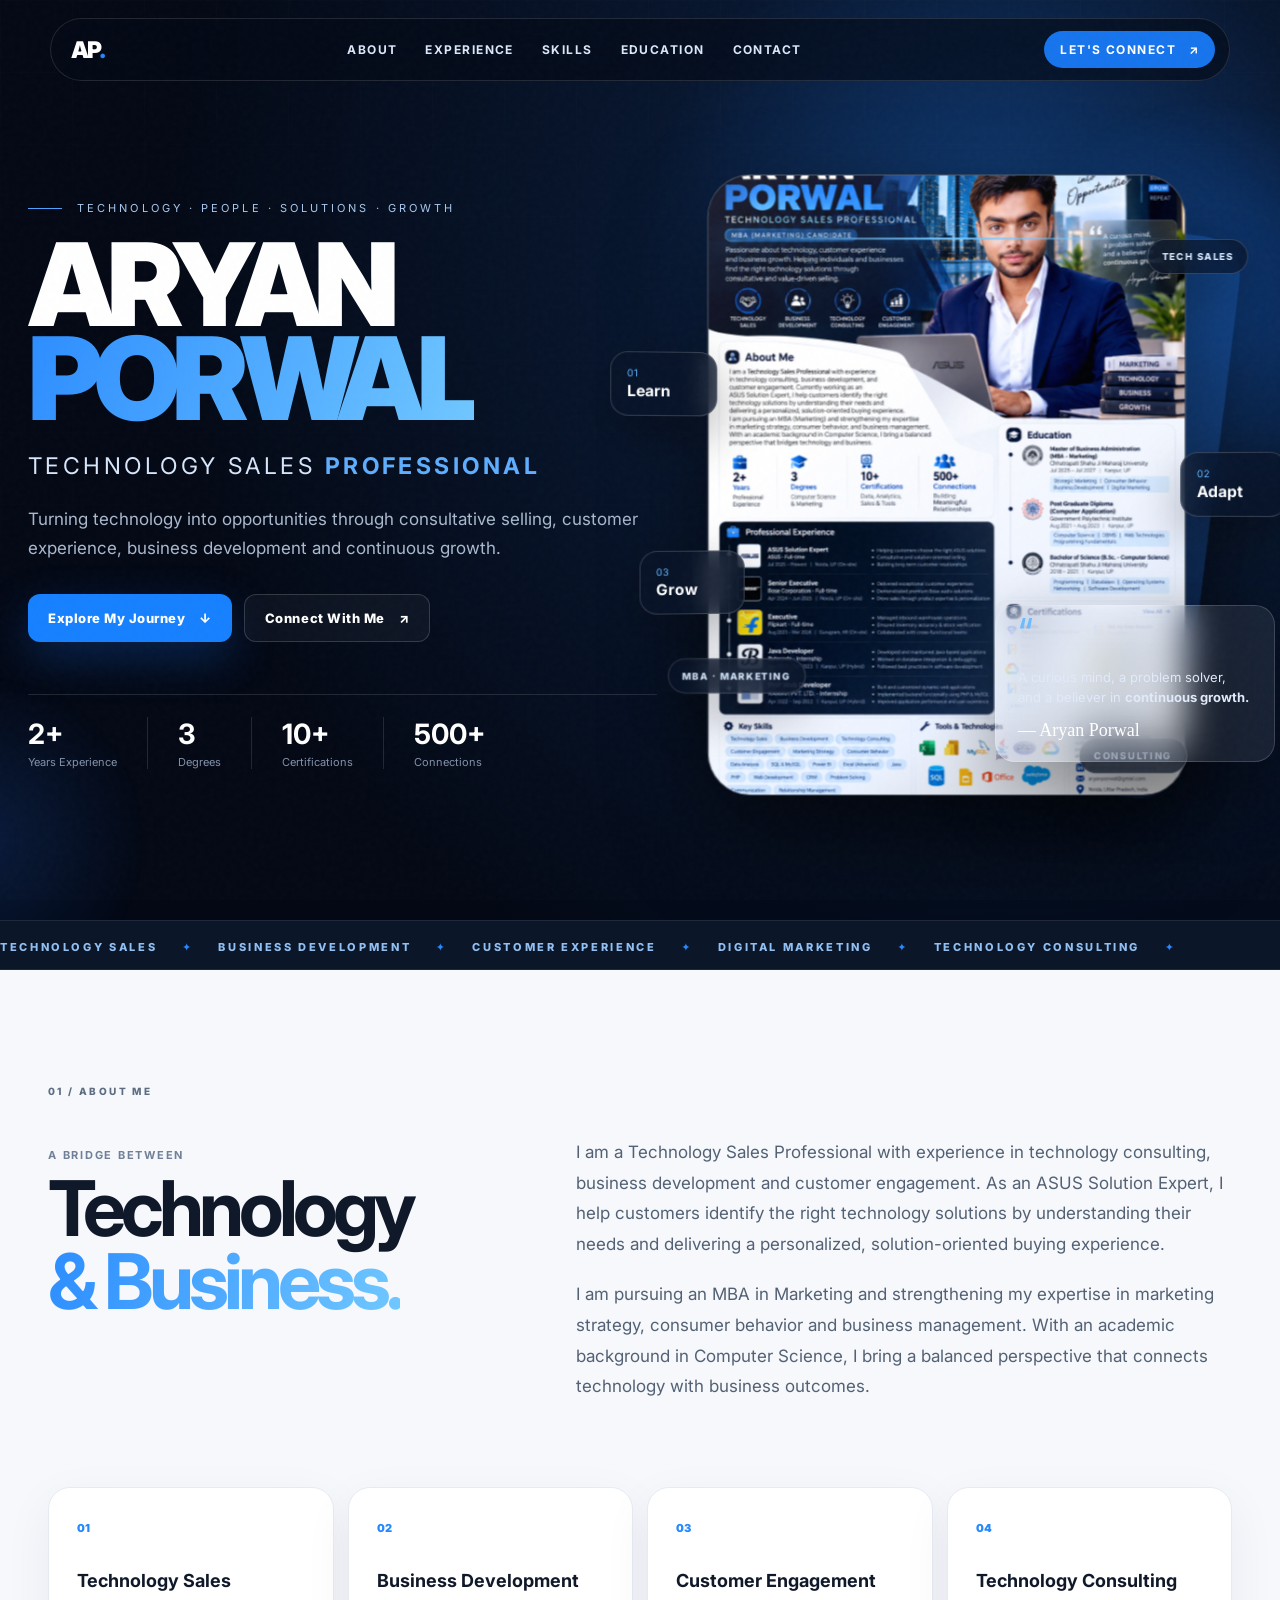
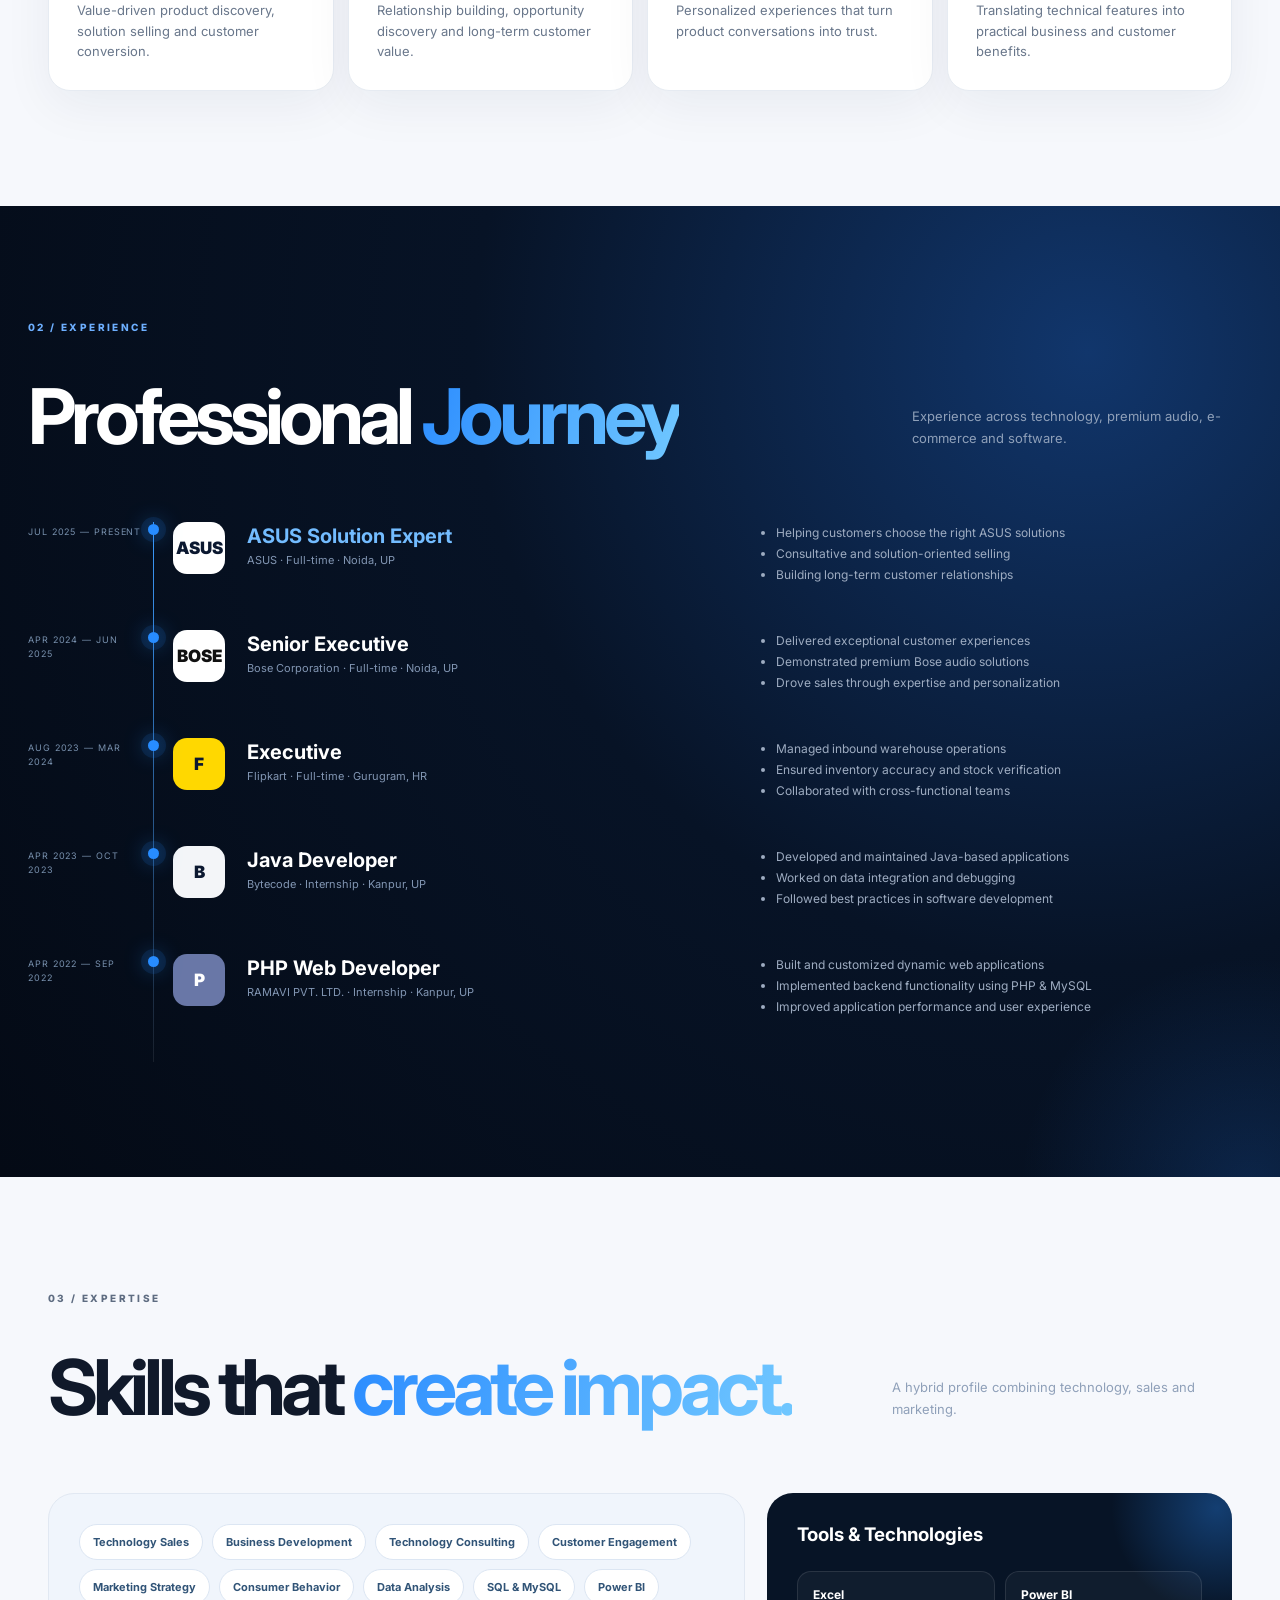
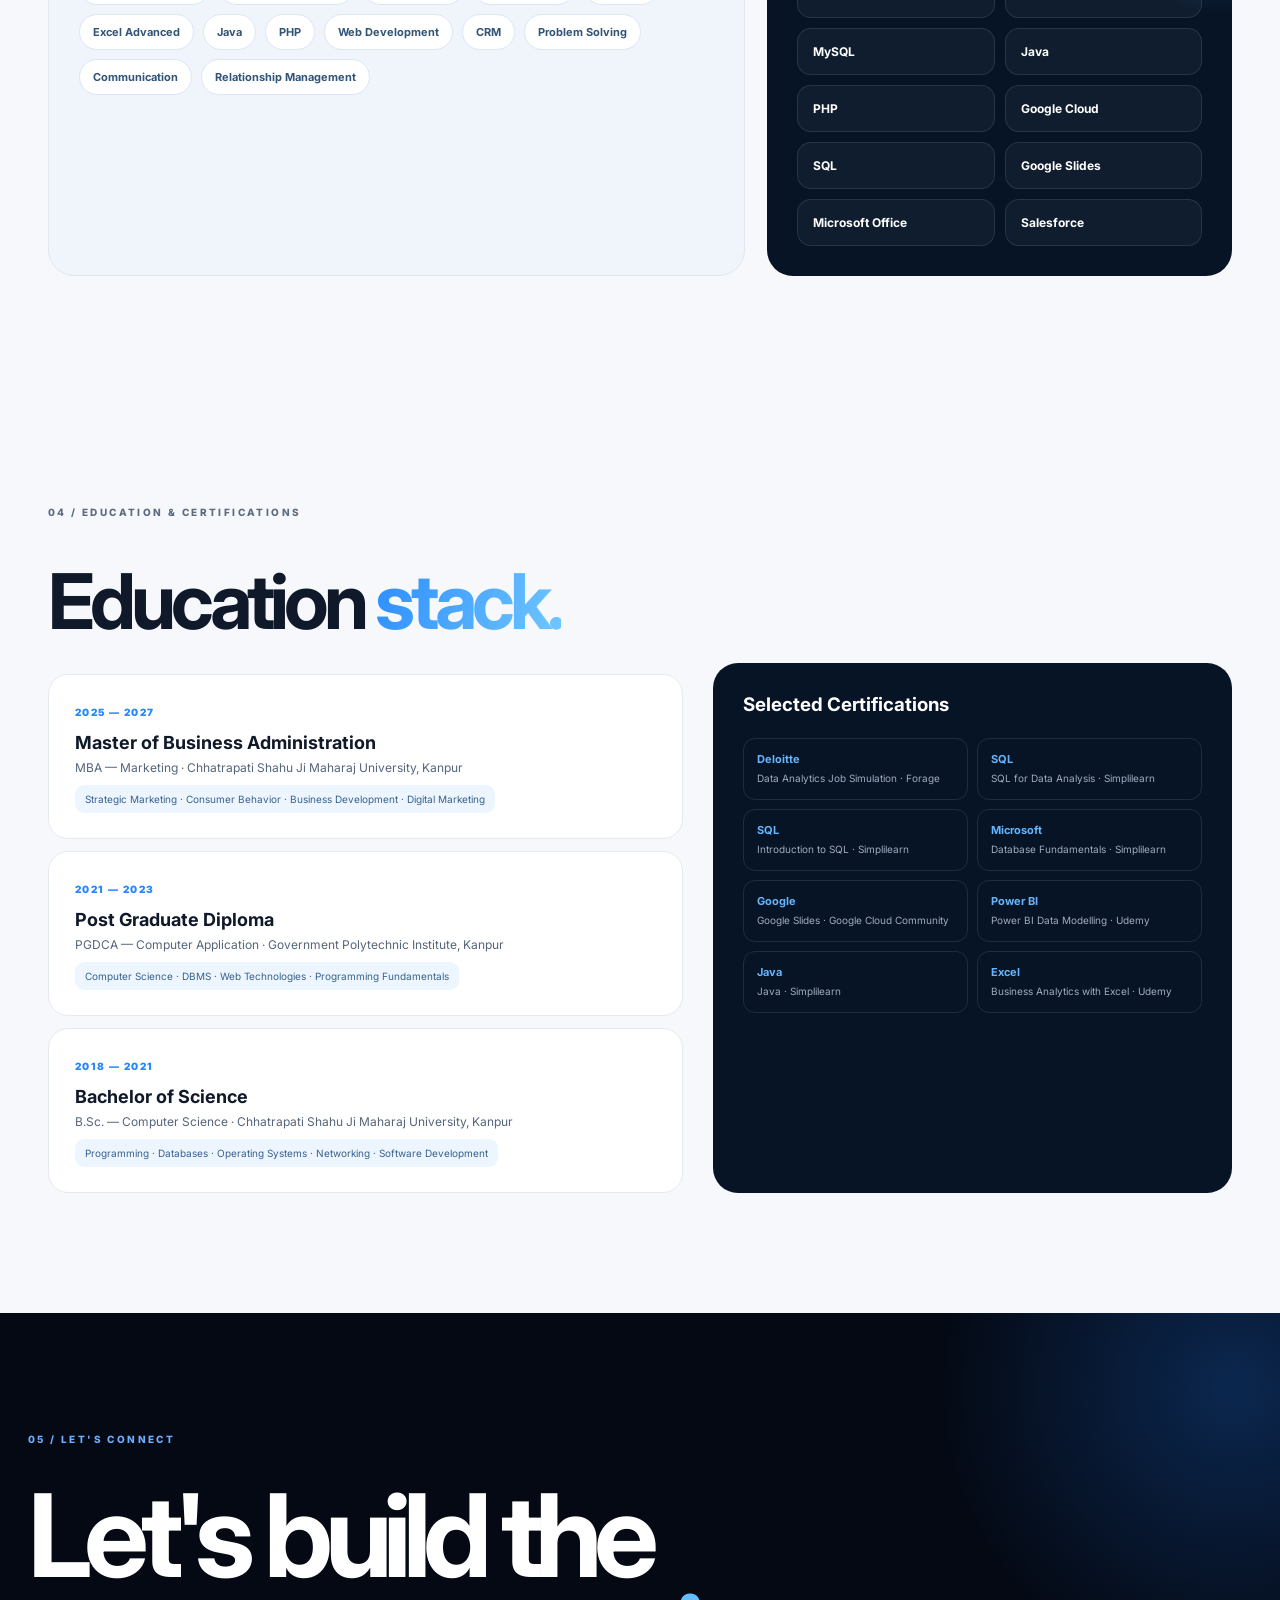
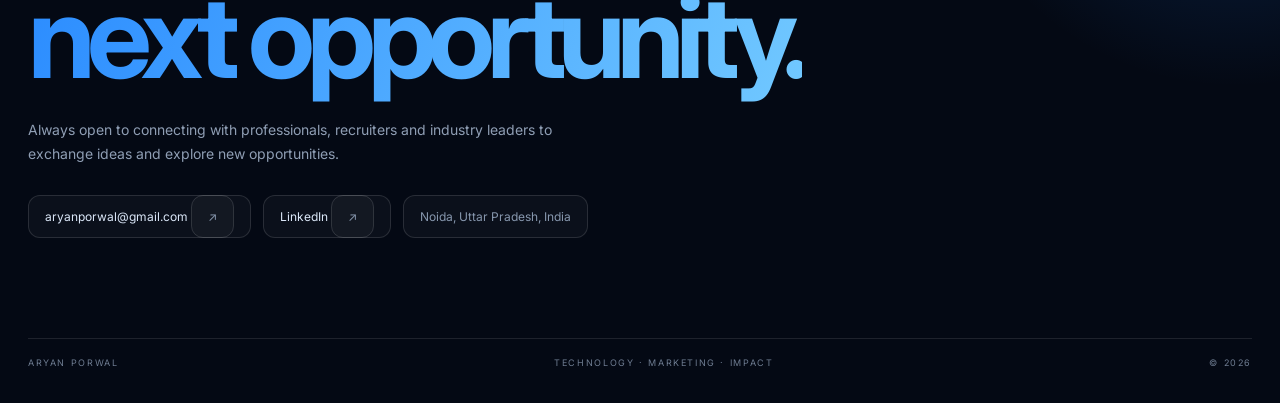
<file: Exp/Aryan_Porwal_3D_Portfolio/aryan-portfolio-3d/index.html>
<!DOCTYPE html>
<html lang="en">
<head>
  <meta charset="UTF-8" />
  <meta name="viewport" content="width=device-width, initial-scale=1.0" />
  <meta name="description" content="Aryan Porwal — Technology Sales Professional, MBA Marketing Candidate, technology consulting and business development portfolio." />
  <meta name="theme-color" content="#071225" />
  <title>Aryan Porwal | Technology Sales Professional</title>
  <link rel="preconnect" href="https://fonts.googleapis.com">
  <link rel="preconnect" href="https://fonts.gstatic.com" crossorigin>
  <link href="https://fonts.googleapis.com/css2?family=Inter:wght@400;500;600;700;800;900&family=Manrope:wght@400;500;600;700;800&display=swap" rel="stylesheet">
  <link rel="stylesheet" href="styles.css" />
</head>
<body>
  <div class="noise"></div>
  <div class="cursor-glow"></div>

  <header class="nav">
    <a class="brand" href="#home">AP<span>.</span></a>
    <nav>
      <a href="#about">About</a>
      <a href="#experience">Experience</a>
      <a href="#skills">Skills</a>
      <a href="#education">Education</a>
      <a href="#contact">Contact</a>
    </nav>
    <a class="nav-cta" href="#contact">Let's Connect <span>↗</span></a>
  </header>

  <main>
    <section class="hero" id="home">
      <div class="hero-orb orb-a"></div>
      <div class="hero-orb orb-b"></div>
      <div class="grid-lines"></div>

      <div class="hero-copy reveal">
        <div class="eyebrow"><span></span> TECHNOLOGY · PEOPLE · SOLUTIONS · GROWTH</div>
        <h1>ARYAN<br><em>PORWAL</em></h1>
        <div class="role">TECHNOLOGY SALES <b>PROFESSIONAL</b></div>
        <p class="hero-lead">Turning technology into opportunities through consultative selling, customer experience, business development and continuous growth.</p>
        <div class="hero-actions">
          <a class="btn primary" href="#experience">Explore My Journey <span>↓</span></a>
          <a class="btn ghost" href="#contact">Connect With Me <span>↗</span></a>
        </div>
        <div class="hero-stats">
          <div><strong>2+</strong><span>Years Experience</span></div>
          <div><strong>3</strong><span>Degrees</span></div>
          <div><strong>10+</strong><span>Certifications</span></div>
          <div><strong>500+</strong><span>Connections</span></div>
        </div>
      </div>

      <div class="hero-visual reveal">
        <div class="portrait-stage" id="portraitStage">
          <div class="portrait-back"></div>
          <div class="portrait-frame">
            <img src="profile-portfolio.png" alt="Aryan Porwal portfolio portrait" />
            <div class="scan"></div>
          </div>
          <div class="floating-chip chip-one">TECH SALES</div>
          <div class="floating-chip chip-two">MBA · MARKETING</div>
          <div class="floating-chip chip-three">CONSULTING</div>
          <div class="depth-card depth-one"><span>01</span><b>Learn</b></div>
          <div class="depth-card depth-two"><span>02</span><b>Adapt</b></div>
          <div class="depth-card depth-three"><span>03</span><b>Grow</b></div>
        </div>
        <div class="quote-card">
          <span class="quote-mark">“</span>
          <p>A curious mind, a problem solver, and a believer in <b>continuous growth.</b></p>
          <small>— Aryan Porwal</small>
        </div>
      </div>
    </section>

    <section class="marquee">
      <div>TECHNOLOGY SALES <span>✦</span> BUSINESS DEVELOPMENT <span>✦</span> CUSTOMER EXPERIENCE <span>✦</span> DIGITAL MARKETING <span>✦</span> TECHNOLOGY CONSULTING <span>✦</span></div>
    </section>

    <section class="section about" id="about">
      <div class="section-tag">01 / ABOUT ME</div>
      <div class="two-col">
        <div class="section-heading reveal">
          <p class="mini">A bridge between</p>
          <h2>Technology<br><em>& Business.</em></h2>
        </div>
        <div class="about-copy reveal">
          <p>I am a Technology Sales Professional with experience in technology consulting, business development and customer engagement. As an ASUS Solution Expert, I help customers identify the right technology solutions by understanding their needs and delivering a personalized, solution-oriented buying experience.</p>
          <p>I am pursuing an MBA in Marketing and strengthening my expertise in marketing strategy, consumer behavior and business management. With an academic background in Computer Science, I bring a balanced perspective that connects technology with business outcomes.</p>
        </div>
      </div>
      <div class="feature-grid">
        <article class="feature-card reveal"><span>01</span><h3>Technology Sales</h3><p>Value-driven product discovery, solution selling and customer conversion.</p></article>
        <article class="feature-card reveal"><span>02</span><h3>Business Development</h3><p>Relationship building, opportunity discovery and long-term customer value.</p></article>
        <article class="feature-card reveal"><span>03</span><h3>Customer Engagement</h3><p>Personalized experiences that turn product conversations into trust.</p></article>
        <article class="feature-card reveal"><span>04</span><h3>Technology Consulting</h3><p>Translating technical features into practical business and customer benefits.</p></article>
      </div>
    </section>

    <section class="section dark-section" id="experience">
      <div class="section-tag light">02 / EXPERIENCE</div>
      <div class="section-title-row">
        <h2>Professional <em>Journey</em></h2>
        <p>Experience across technology, premium audio, e-commerce and software.</p>
      </div>
      <div class="timeline">
        <article class="timeline-item current reveal">
          <div class="time">JUL 2025 — PRESENT</div>
          <div class="timeline-dot"></div>
          <div class="timeline-content">
            <div class="company-mark asus">ASUS</div>
            <div><h3>ASUS Solution Expert</h3><p class="company">ASUS · Full-time · Noida, UP</p></div>
            <ul><li>Helping customers choose the right ASUS solutions</li><li>Consultative and solution-oriented selling</li><li>Building long-term customer relationships</li></ul>
          </div>
        </article>
        <article class="timeline-item reveal">
          <div class="time">APR 2024 — JUN 2025</div>
          <div class="timeline-dot"></div>
          <div class="timeline-content">
            <div class="company-mark bose">BOSE</div>
            <div><h3>Senior Executive</h3><p class="company">Bose Corporation · Full-time · Noida, UP</p></div>
            <ul><li>Delivered exceptional customer experiences</li><li>Demonstrated premium Bose audio solutions</li><li>Drove sales through expertise and personalization</li></ul>
          </div>
        </article>
        <article class="timeline-item reveal">
          <div class="time">AUG 2023 — MAR 2024</div>
          <div class="timeline-dot"></div>
          <div class="timeline-content">
            <div class="company-mark flip">F</div>
            <div><h3>Executive</h3><p class="company">Flipkart · Full-time · Gurugram, HR</p></div>
            <ul><li>Managed inbound warehouse operations</li><li>Ensured inventory accuracy and stock verification</li><li>Collaborated with cross-functional teams</li></ul>
          </div>
        </article>
        <article class="timeline-item reveal">
          <div class="time">APR 2023 — OCT 2023</div>
          <div class="timeline-dot"></div>
          <div class="timeline-content">
            <div class="company-mark byte">B</div>
            <div><h3>Java Developer</h3><p class="company">Bytecode · Internship · Kanpur, UP</p></div>
            <ul><li>Developed and maintained Java-based applications</li><li>Worked on data integration and debugging</li><li>Followed best practices in software development</li></ul>
          </div>
        </article>
        <article class="timeline-item reveal">
          <div class="time">APR 2022 — SEP 2022</div>
          <div class="timeline-dot"></div>
          <div class="timeline-content">
            <div class="company-mark php">P</div>
            <div><h3>PHP Web Developer</h3><p class="company">RAMAVI PVT. LTD. · Internship · Kanpur, UP</p></div>
            <ul><li>Built and customized dynamic web applications</li><li>Implemented backend functionality using PHP & MySQL</li><li>Improved application performance and user experience</li></ul>
          </div>
        </article>
      </div>
    </section>

    <section class="section" id="skills">
      <div class="section-tag">03 / EXPERTISE</div>
      <div class="section-title-row">
        <h2>Skills that <em>create impact.</em></h2>
        <p>A hybrid profile combining technology, sales and marketing.</p>
      </div>
      <div class="skills-layout">
        <div class="skill-cloud reveal">
          <span>Technology Sales</span><span>Business Development</span><span>Technology Consulting</span>
          <span>Customer Engagement</span><span>Marketing Strategy</span><span>Consumer Behavior</span>
          <span>Data Analysis</span><span>SQL & MySQL</span><span>Power BI</span><span>Excel Advanced</span>
          <span>Java</span><span>PHP</span><span>Web Development</span><span>CRM</span><span>Problem Solving</span>
          <span>Communication</span><span>Relationship Management</span>
        </div>
        <div class="tool-panel reveal">
          <h3>Tools & Technologies</h3>
          <div class="tool-grid">
            <b>Excel</b><b>Power BI</b><b>MySQL</b><b>Java</b><b>PHP</b><b>Google Cloud</b>
            <b>SQL</b><b>Google Slides</b><b>Microsoft Office</b><b>Salesforce</b>
          </div>
        </div>
      </div>
    </section>

    <section class="section education" id="education">
      <div class="section-tag">04 / EDUCATION & CERTIFICATIONS</div>
      <div class="edu-grid">
        <div>
          <h2>Education <em>stack.</em></h2>
          <div class="edu-list">
            <article class="edu-card reveal"><span class="year">2025 — 2027</span><h3>Master of Business Administration</h3><p>MBA — Marketing · Chhatrapati Shahu Ji Maharaj University, Kanpur</p><small>Strategic Marketing · Consumer Behavior · Business Development · Digital Marketing</small></article>
            <article class="edu-card reveal"><span class="year">2021 — 2023</span><h3>Post Graduate Diploma</h3><p>PGDCA — Computer Application · Government Polytechnic Institute, Kanpur</p><small>Computer Science · DBMS · Web Technologies · Programming Fundamentals</small></article>
            <article class="edu-card reveal"><span class="year">2018 — 2021</span><h3>Bachelor of Science</h3><p>B.Sc. — Computer Science · Chhatrapati Shahu Ji Maharaj University, Kanpur</p><small>Programming · Databases · Operating Systems · Networking · Software Development</small></article>
          </div>
        </div>
        <div class="cert-panel reveal">
          <h3>Selected Certifications</h3>
          <div class="cert-list">
            <div><b>Deloitte</b><span>Data Analytics Job Simulation · Forage</span></div>
            <div><b>SQL</b><span>SQL for Data Analysis · Simplilearn</span></div>
            <div><b>SQL</b><span>Introduction to SQL · Simplilearn</span></div>
            <div><b>Microsoft</b><span>Database Fundamentals · Simplilearn</span></div>
            <div><b>Google</b><span>Google Slides · Google Cloud Community</span></div>
            <div><b>Power BI</b><span>Power BI Data Modelling · Udemy</span></div>
            <div><b>Java</b><span>Java · Simplilearn</span></div>
            <div><b>Excel</b><span>Business Analytics with Excel · Udemy</span></div>
          </div>
        </div>
      </div>
    </section>

    <section class="contact" id="contact">
      <div class="contact-orb"></div>
      <div class="section-tag light">05 / LET'S CONNECT</div>
      <h2>Let's build the<br><em>next opportunity.</em></h2>
      <p>Always open to connecting with professionals, recruiters and industry leaders to exchange ideas and explore new opportunities.</p>
      <div class="contact-links">
        <a href="mailto:aryanporwal@gmail.com">aryanporwal@gmail.com <span>↗</span></a>
        <a href="https://www.linkedin.com/in/aryanporwaal" target="_blank" rel="noopener">LinkedIn <span>↗</span></a>
        <span>Noida, Uttar Pradesh, India</span>
      </div>
      <div class="footer-line"><span>ARYAN PORWAL</span><span>TECHNOLOGY · MARKETING · IMPACT</span><span>© <span id="year"></span></span></div>
    </section>
  </main>

  <script src="script.js"></script>
</body>
</html>
</file>
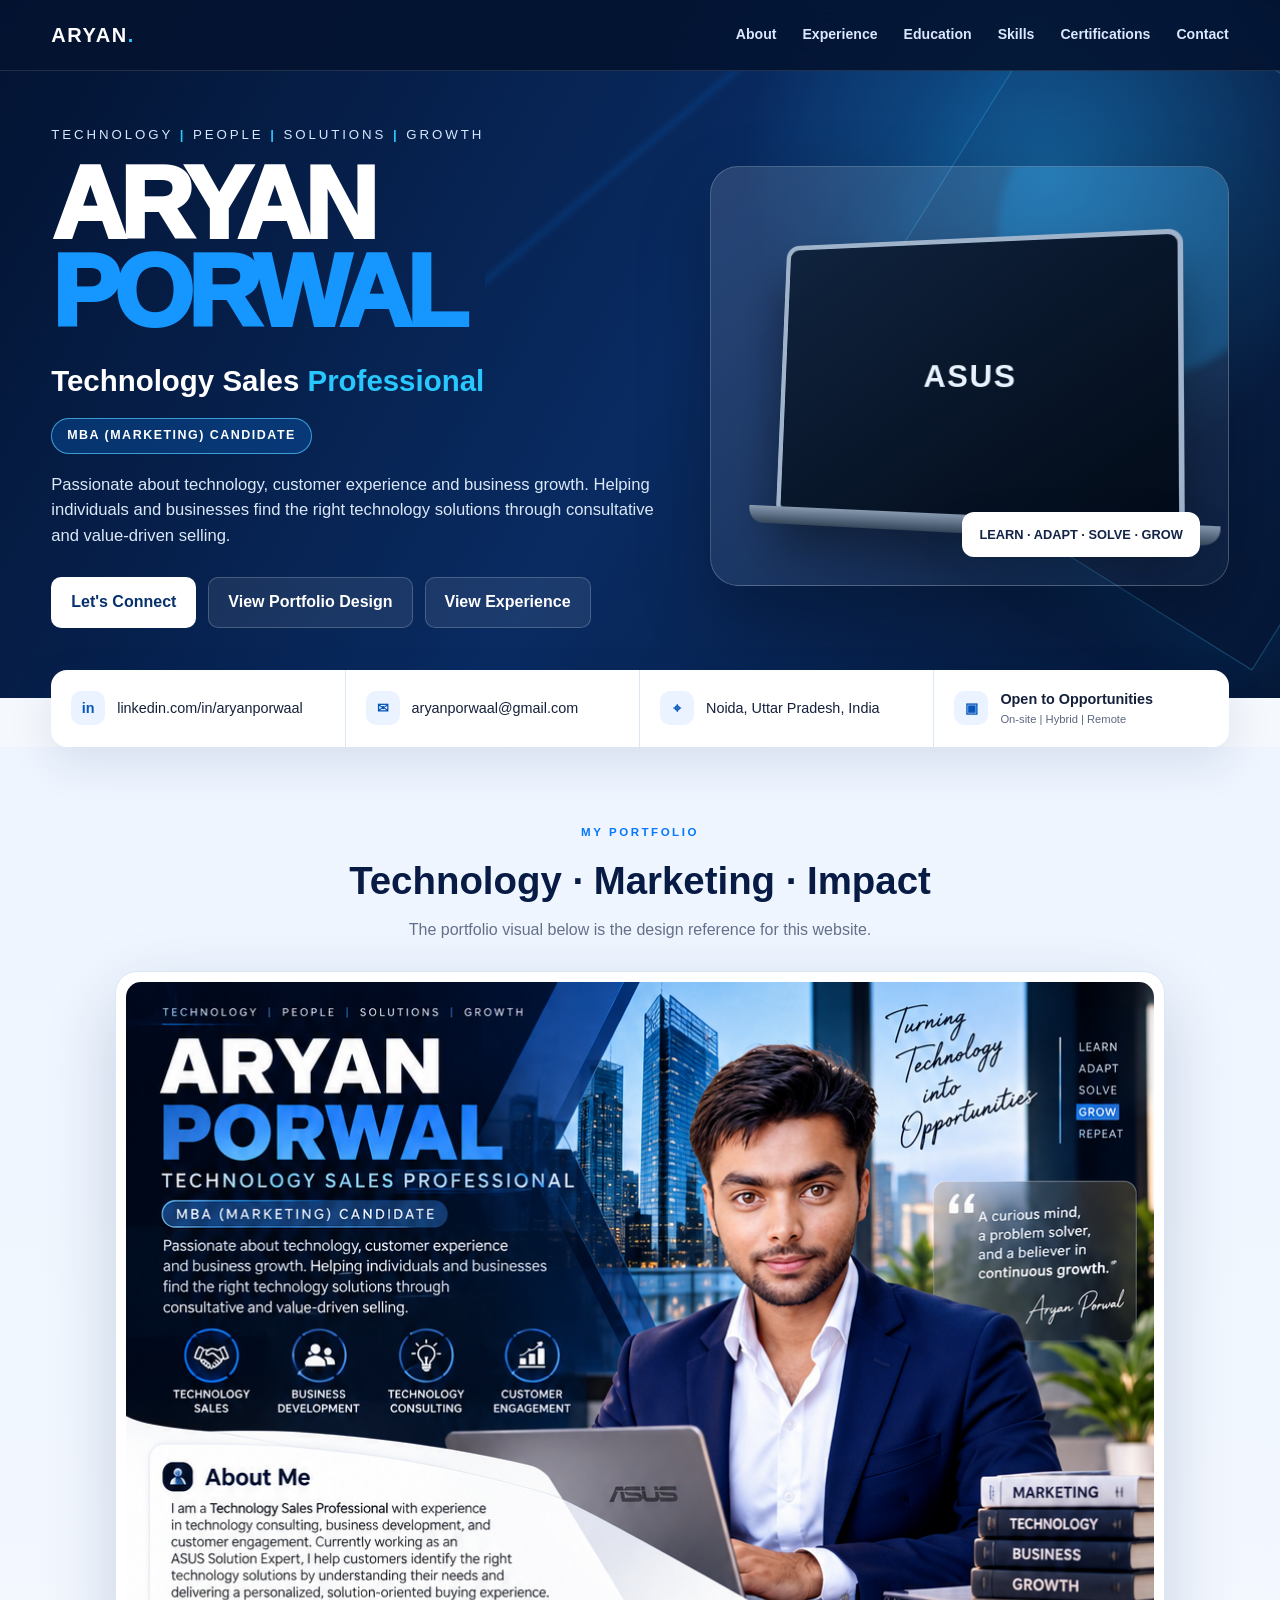
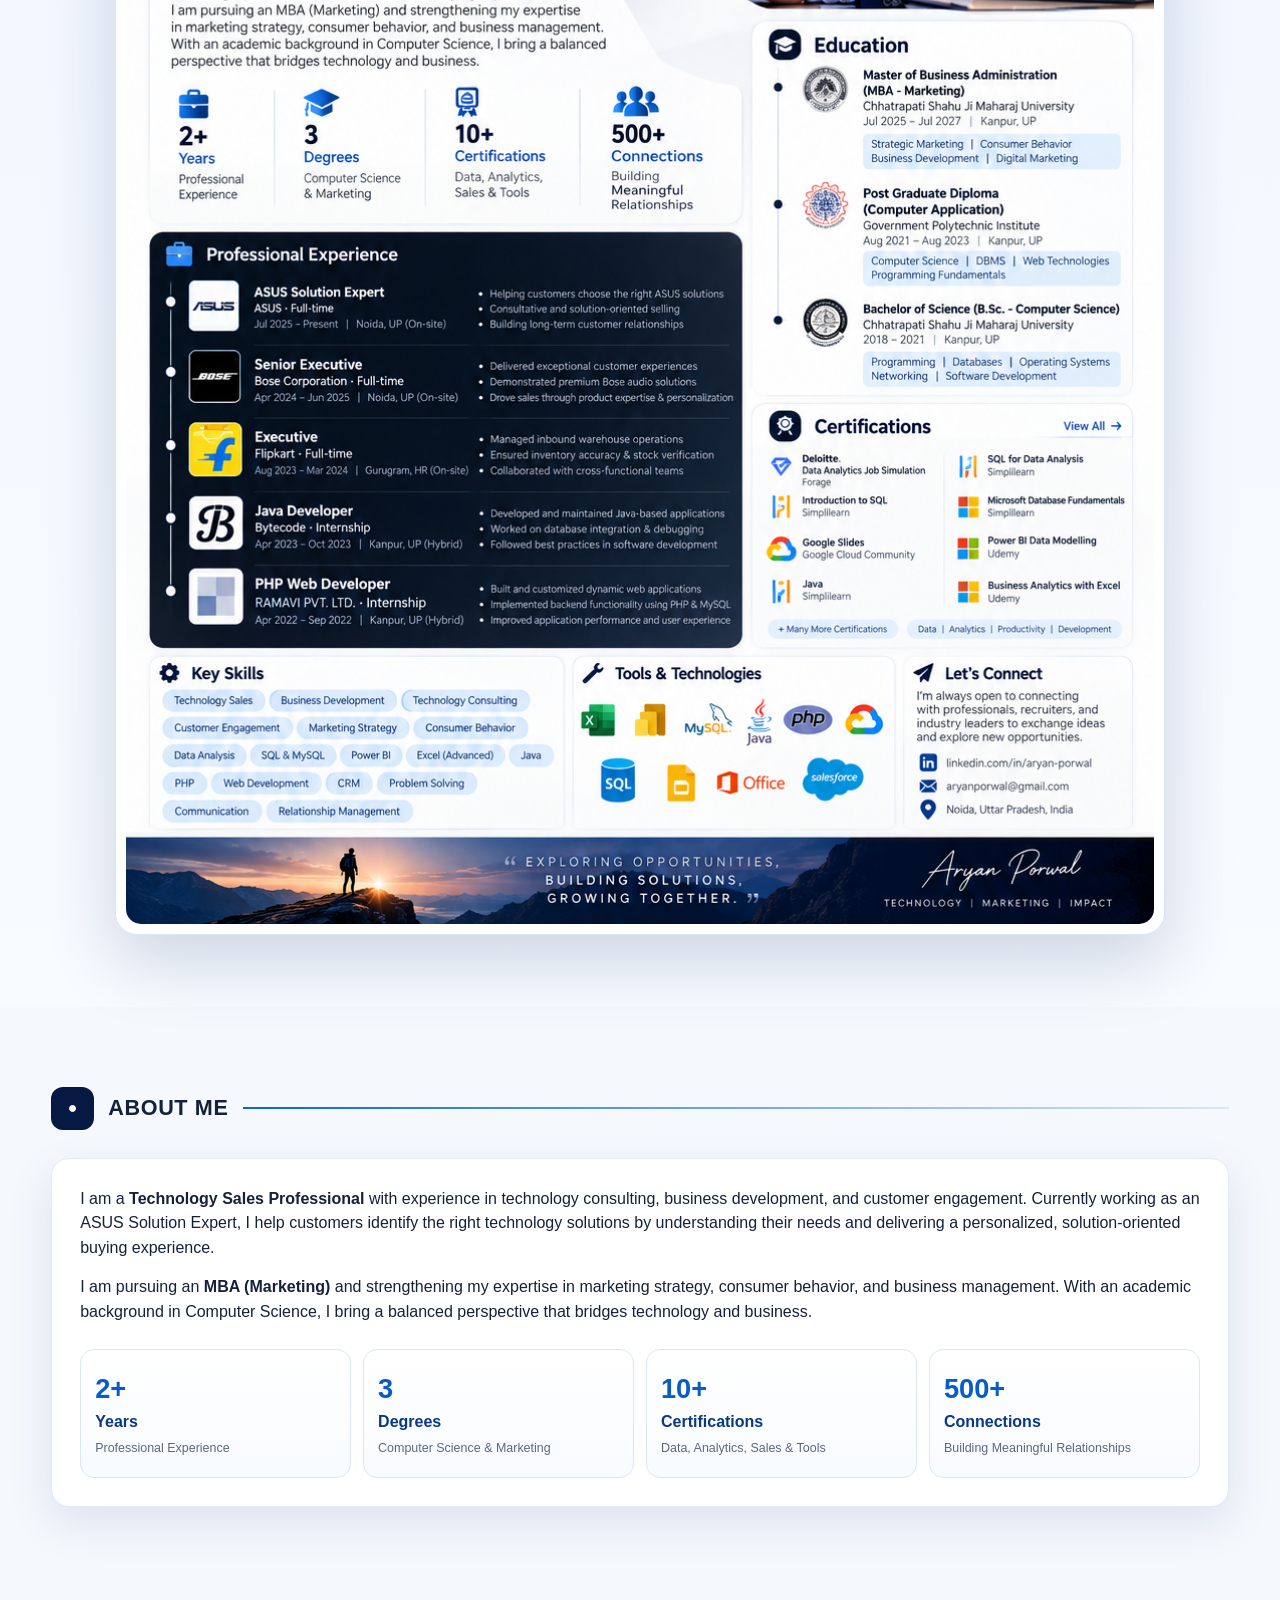
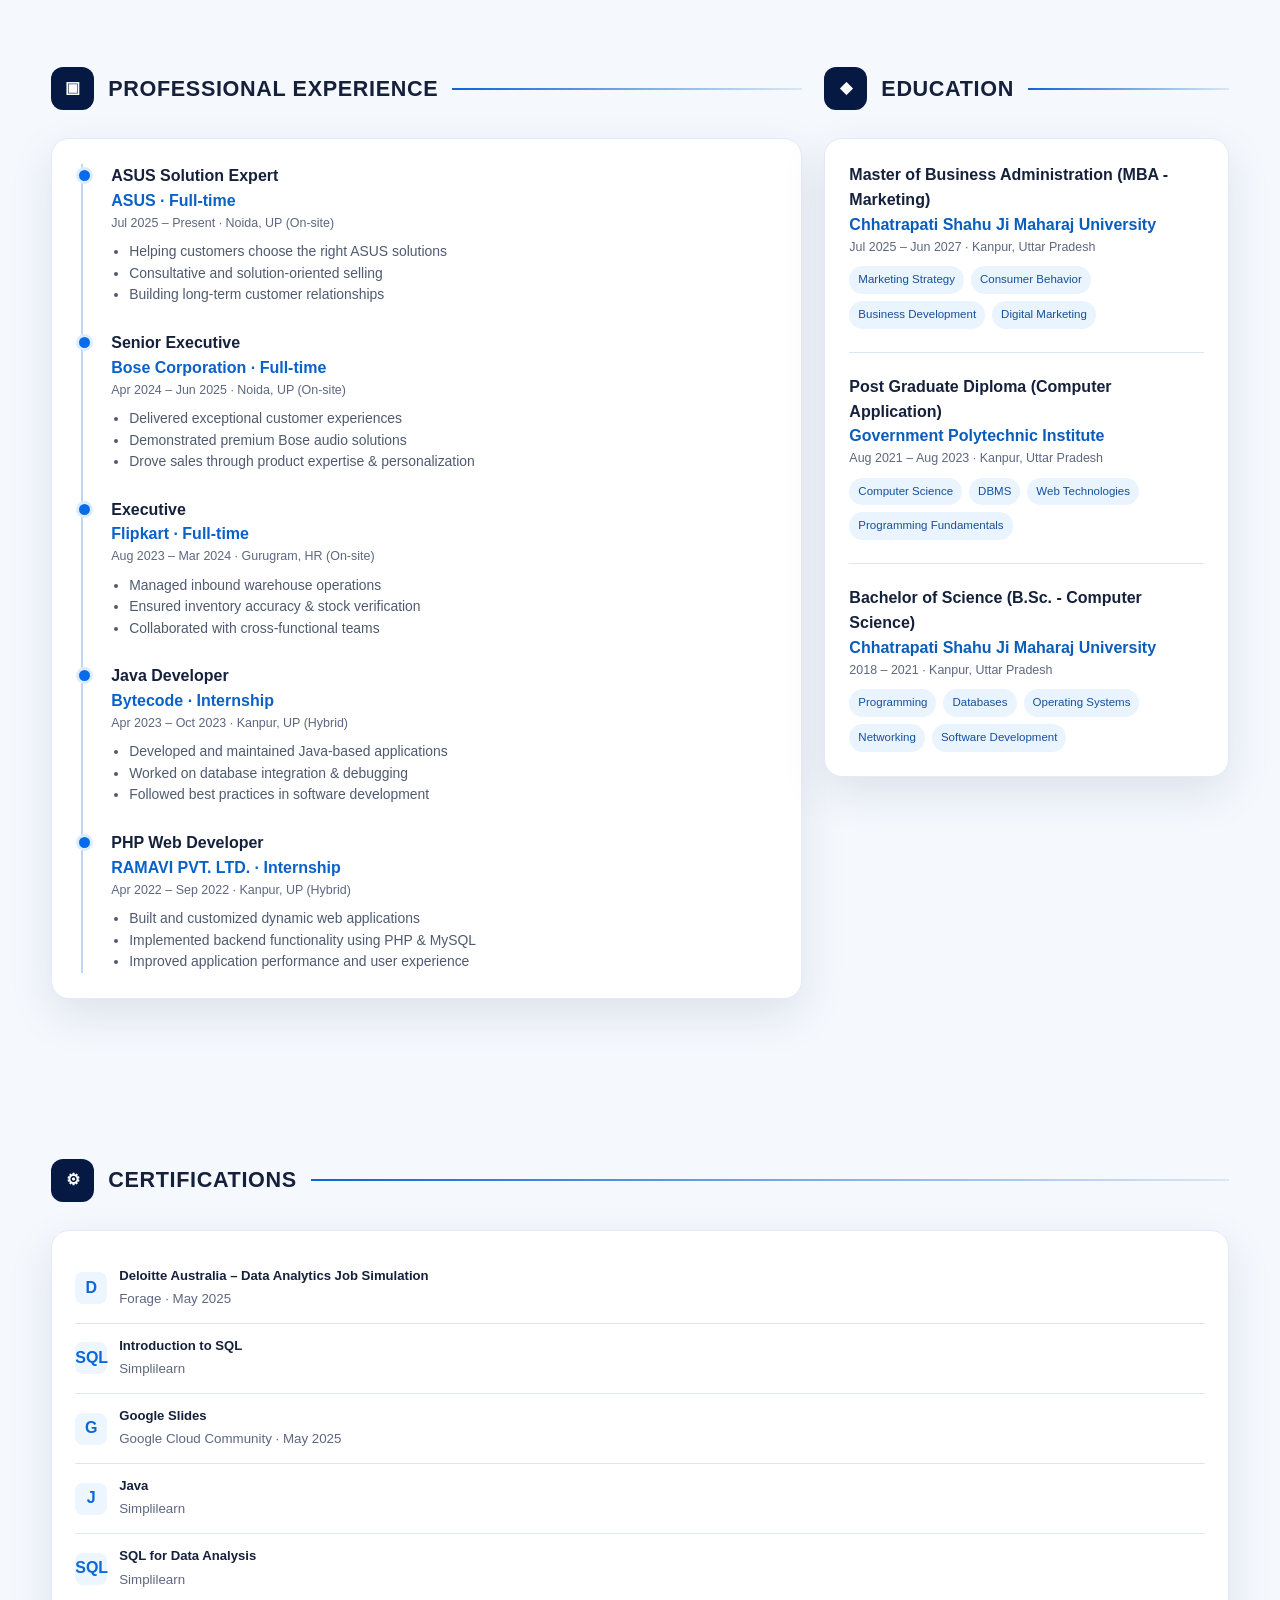
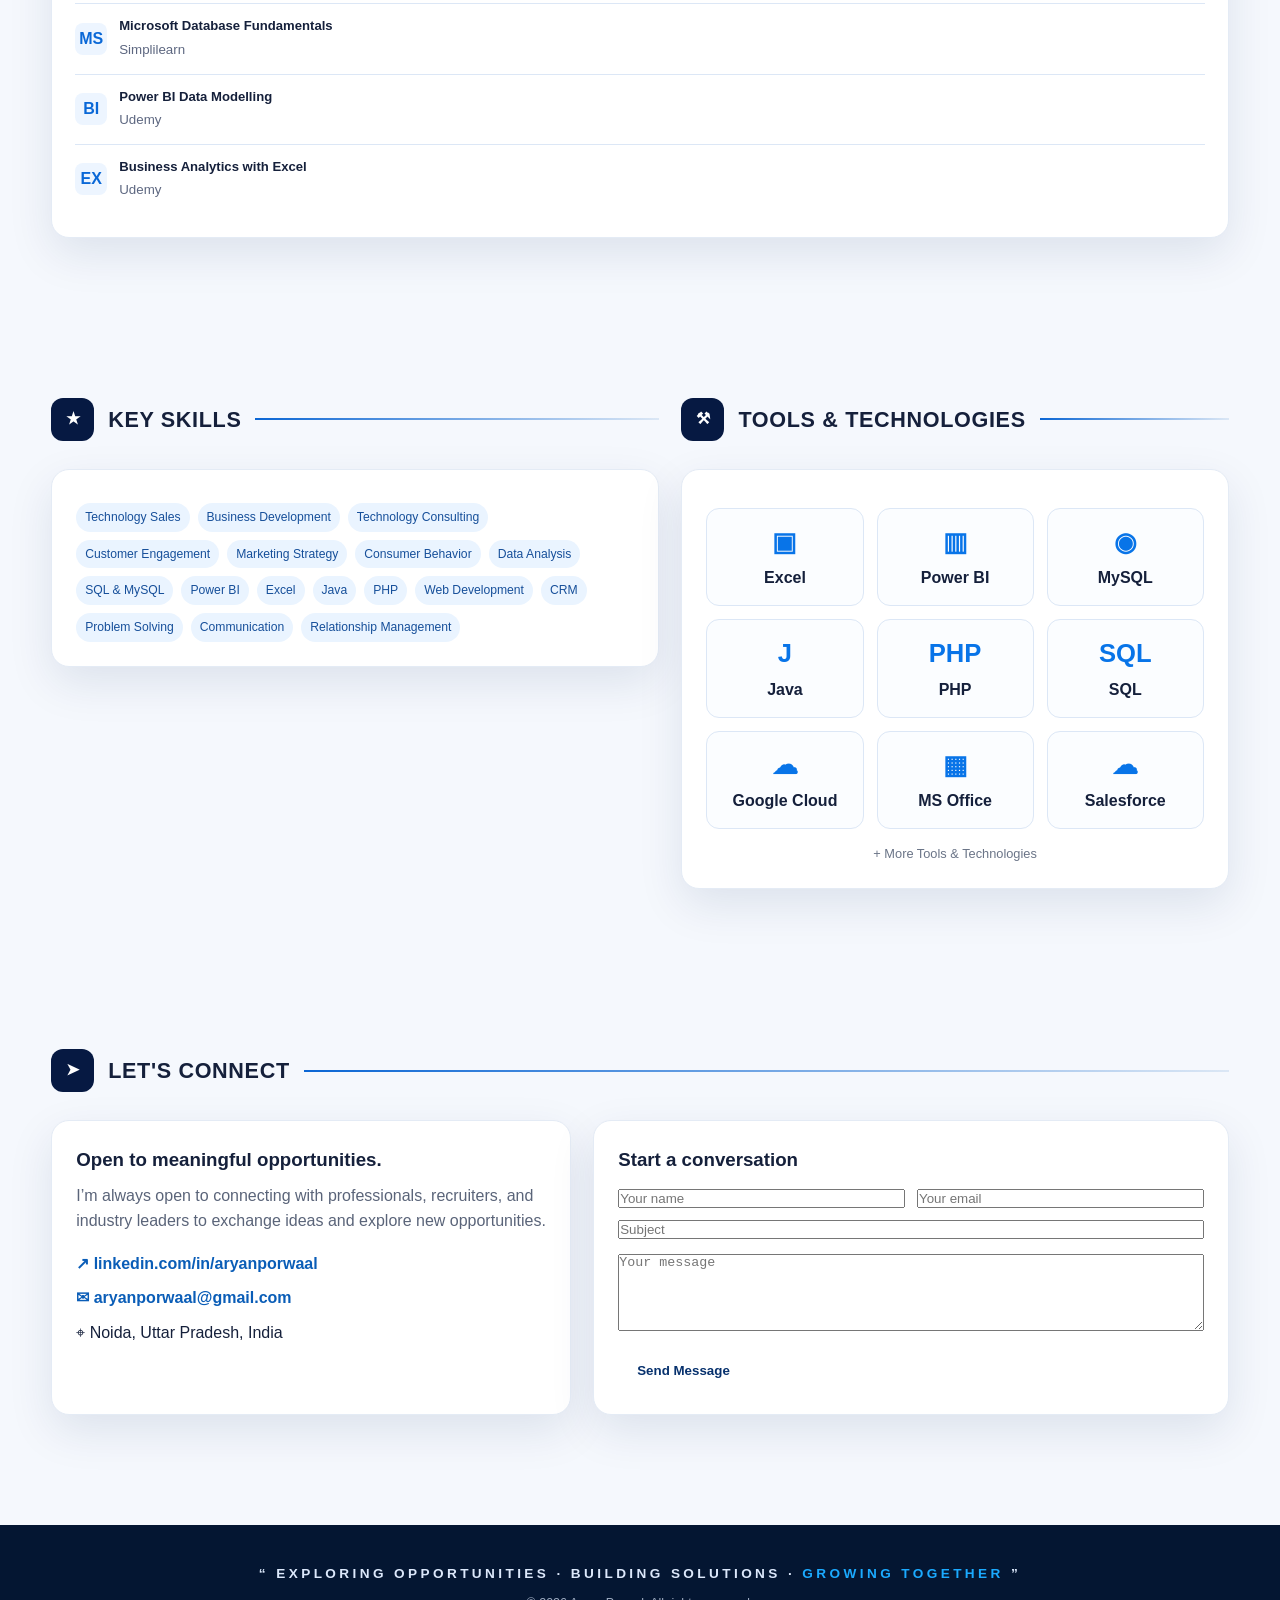
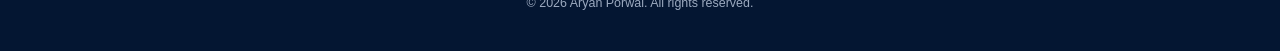
<file: Exp/preview.html>
<!DOCTYPE html>
<html lang="en">
<head>
<meta charset="UTF-8">
<meta name="viewport" content="width=device-width, initial-scale=1.0">
<meta name="description" content="Aryan Porwal — Technology Sales Professional, MBA (Marketing) Candidate.">
<title>Aryan Porwal | Technology Sales Professional</title>
<style>
:root{
  --navy:#061942; --blue:#0877f9; --cyan:#28c8ff; --ink:#15203b; --muted:#5d6780;
  --line:#dce7f6; --card:#ffffff; --soft:#f4f8ff; --shadow:0 16px 45px rgba(9,42,91,.10);
}
*{box-sizing:border-box;margin:0;padding:0}
html{scroll-behavior:smooth}
body{font-family:Inter,Segoe UI,Arial,sans-serif;background:#f5f8fd;color:var(--ink);line-height:1.55}
a{text-decoration:none;color:inherit}
.container{width:min(1180px,92%);margin:auto}
.nav{position:fixed;top:0;left:0;right:0;z-index:50;background:rgba(4,19,48,.90);backdrop-filter:blur(14px);border-bottom:1px solid rgba(255,255,255,.12)}
.nav-inner{height:70px;display:flex;align-items:center;justify-content:space-between}
.logo{font-size:1.25rem;font-weight:900;letter-spacing:.08em;color:#fff}
.logo span{color:var(--cyan)}
.nav-links{display:flex;gap:26px;color:#dbe8ff;font-size:.88rem;font-weight:700}
.nav-links a:hover{color:#fff}
.menu{display:none;background:none;border:0;color:white;font-size:1.6rem}
.hero{min-height:680px;padding:125px 0 70px;position:relative;overflow:hidden;color:white;background:
radial-gradient(circle at 82% 25%,rgba(38,183,255,.38),transparent 26%),
linear-gradient(120deg,#031331 0%,#092b62 52%,#061735 100%)}
.hero:before,.hero:after{content:"";position:absolute;inset:auto;pointer-events:none}
.hero:before{width:520px;height:520px;right:-150px;top:50px;border:1px solid rgba(72,202,255,.28);transform:rotate(32deg);box-shadow:0 0 80px rgba(0,153,255,.15)}
.hero:after{width:360px;height:700px;right:34%;top:-180px;background:linear-gradient(140deg,transparent 45%,rgba(0,131,255,.12) 46%,transparent 47%)}
.hero-grid{display:grid;grid-template-columns:1.08fr .92fr;gap:50px;align-items:center;position:relative;z-index:2}
.kicker{font-size:.83rem;letter-spacing:.22em;text-transform:uppercase;color:#d6e8ff;margin-bottom:14px}
.kicker b{color:var(--cyan)}
h1{font-size:clamp(3.3rem,8vw,6.8rem);line-height:.86;letter-spacing:-.06em;font-weight:950;text-transform:uppercase}
h1 .blue{color:#1597ff}
.role{font-size:clamp(1.2rem,2.3vw,2rem);font-weight:700;margin:22px 0 15px}
.role span{color:var(--cyan)}
.badge{display:inline-block;background:rgba(16,130,247,.24);border:1px solid rgba(83,202,255,.7);padding:7px 15px;border-radius:999px;font-size:.78rem;letter-spacing:.12em;font-weight:800}
.hero-copy{max-width:650px;color:#dbe8f8;margin-top:18px;font-size:1.04rem}
.hero-actions{display:flex;gap:12px;margin-top:28px;flex-wrap:wrap}
.btn{display:inline-flex;align-items:center;justify-content:center;padding:12px 19px;border-radius:10px;font-weight:800;border:1px solid rgba(255,255,255,.2)}
.btn.primary{background:#fff;color:#07316d}.btn.secondary{background:rgba(255,255,255,.08);color:#fff}
.hero-card{min-height:420px;border:1px solid rgba(255,255,255,.2);border-radius:28px;background:linear-gradient(145deg,rgba(255,255,255,.13),rgba(255,255,255,.03));box-shadow:0 30px 70px rgba(0,0,0,.25);display:flex;align-items:center;justify-content:center;padding:35px;position:relative;overflow:hidden}
.hero-card:before{content:"";position:absolute;width:290px;height:290px;border-radius:50%;background:rgba(29,171,255,.24);filter:blur(4px);top:-80px;right:-60px}
.laptop{width:92%;aspect-ratio:1.45/1;border-radius:14px 14px 7px 7px;background:linear-gradient(145deg,#10233e,#020b18);border:5px solid #9fb3ca;box-shadow:0 35px 50px rgba(0,0,0,.4);transform:perspective(700px) rotateY(-13deg) rotateX(5deg);position:relative;display:flex;align-items:center;justify-content:center}
.laptop:after{content:"";position:absolute;left:-9%;right:-9%;bottom:-18px;height:18px;background:linear-gradient(#879ab0,#34465a);border-radius:0 0 16px 16px}
.laptop span{font-size:2rem;font-weight:900;letter-spacing:.05em;color:#e8f3ff}
.float{position:absolute;right:28px;bottom:28px;background:#fff;color:#142447;padding:13px 17px;border-radius:12px;font-size:.8rem;font-weight:800;box-shadow:var(--shadow)}
.contact-bar{margin-top:-28px;position:relative;z-index:5}
.contact-grid{background:#fff;border-radius:16px;box-shadow:var(--shadow);display:grid;grid-template-columns:repeat(4,1fr);overflow:hidden}
.contact-item{padding:18px 20px;border-right:1px solid var(--line);display:flex;gap:12px;align-items:center;font-size:.9rem}
.contact-item:last-child{border:0}.icon{width:34px;height:34px;border-radius:10px;background:#eaf3ff;color:#0757ba;display:grid;place-items:center;font-weight:900;flex:none}
.contact-item small{display:block;color:var(--muted);font-size:.7rem;margin-top:1px}
.section{padding:80px 0}
.section-title{display:flex;align-items:center;gap:14px;margin-bottom:28px}
.section-title .mark{width:43px;height:43px;border-radius:12px;background:var(--navy);color:#fff;display:grid;place-items:center;font-weight:900}
.section-title h2{font-size:1.35rem;text-transform:uppercase;letter-spacing:.03em}
.section-title:after{content:"";height:2px;flex:1;background:linear-gradient(90deg,#0b66d4,#dbe7f5)}
.card{background:var(--card);border:1px solid #e4ebf5;border-radius:18px;box-shadow:var(--shadow)}
.about-grid{display:grid;grid-template-columns:1.25fr .75fr;gap:22px}
.about-card{padding:28px}.about-card p+p{margin-top:14px}
.stats{display:grid;grid-template-columns:repeat(4,1fr);gap:12px;margin-top:24px}
.stat{padding:18px 14px;border:1px solid var(--line);border-radius:14px;background:linear-gradient(#fff,#f8fbff)}
.stat strong{display:block;font-size:1.7rem;color:#075cc6}.stat b{display:block;color:#0a3981}.stat span{font-size:.78rem;color:var(--muted)}
.grid-2{display:grid;grid-template-columns:1.3fr .7fr;gap:22px}
.timeline{padding:25px}
.item{position:relative;padding:0 0 25px 28px;margin-left:4px;border-left:2px solid #bdd7f7}
.item:last-child{padding-bottom:0}.item:before{content:"";position:absolute;left:-7px;top:3px;width:11px;height:11px;border-radius:50%;background:#0a6be8;border:3px solid #dcecff}
.item h3{font-size:1rem}.company{font-weight:800;color:#0a61c8}.date{font-size:.78rem;color:var(--muted)}
.item ul{margin:8px 0 0 18px;color:#4f5a70;font-size:.87rem}
.edu{padding:24px}.edu-item{padding:0 0 23px 0;margin-bottom:22px;border-bottom:1px solid var(--line)}.edu-item:last-child{border:0;margin:0;padding:0}
.edu-item h3{font-size:1rem}.edu-item .school{font-weight:800;color:#0b5dbb}.edu-tags,.chips{display:flex;flex-wrap:wrap;gap:7px;margin-top:9px}
.edu-tags span,.chip{font-size:.72rem;background:#eaf4ff;color:#164f9a;padding:5px 9px;border-radius:999px}
.cert-card{padding:23px}.cert{display:flex;gap:12px;align-items:center;padding:12px 0;border-bottom:1px solid var(--line)}.cert:last-child{border:0}.cert-logo{width:32px;height:32px;border-radius:8px;background:#edf5ff;color:#0a68d7;display:grid;place-items:center;font-weight:900}.cert b{font-size:.82rem;display:block}.cert small{color:var(--muted)}
.skills-tools{display:grid;grid-template-columns:1fr .9fr;gap:22px}.skill-card,.tool-card,.connect-card{padding:24px}.chips{gap:8px}.chip{font-size:.76rem}
.tools{display:grid;grid-template-columns:repeat(3,1fr);gap:13px;margin-top:14px}.tool{border:1px solid var(--line);border-radius:13px;padding:14px;text-align:center;font-weight:800;background:#fbfdff}.tool span{display:block;font-size:1.6rem;margin-bottom:4px;color:#0874e8}
.connect{display:grid;grid-template-columns:.9fr 1.1fr;gap:22px}.connect-card p{color:#5a6479}.contact-links{margin-top:18px;display:grid;gap:10px}.contact-links a{font-weight:700;color:#0a5db7}
footer{background:#041632;color:#dce8fb;text-align:center;padding:38px 0;margin-top:30px}.footer-big{font-weight:900;letter-spacing:.25em;font-size:.85rem}.footer-big span{color:#1baaff}
.reveal{opacity:0;transform:translateY(22px);transition:.7s ease}.reveal.show{opacity:1;transform:none}
@media(max-width:900px){
 .nav-links{display:none}.menu{display:block}.hero-grid,.about-grid,.grid-2,.skills-tools,.connect{grid-template-columns:1fr}.hero{padding-top:110px}.hero-card{min-height:330px}.contact-grid{grid-template-columns:1fr 1fr}.contact-item:nth-child(2){border-right:0}.contact-item:nth-child(-n+2){border-bottom:1px solid var(--line)}
}
@media(max-width:600px){
 .container{width:94%}.hero{min-height:auto;padding-bottom:55px}h1{font-size:3.5rem}.hero-card{display:none}.contact-grid{grid-template-columns:1fr}.contact-item{border-right:0!important;border-bottom:1px solid var(--line)!important}.contact-item:last-child{border-bottom:0!important}.stats{grid-template-columns:1fr 1fr}.section{padding:55px 0}.tools{grid-template-columns:repeat(2,1fr)}
}
</style>
</head>
<body>
<nav class="nav">
  <div class="container nav-inner">
    <a class="logo" href="#home">ARYAN<span>.</span></a>
    <div class="nav-links">
      <a href="#about">About</a><a href="#experience">Experience</a><a href="#education">Education</a><a href="#skills">Skills</a><a href="#certifications">Certifications</a><a href="#contact">Contact</a>
    </div>
    <button class="menu" aria-label="Open menu" onclick="toggleMenu()">☰</button>
  </div>
</nav>

<header class="hero" id="home">
  <div class="container hero-grid">
    <div>
      <div class="kicker">Technology <b>|</b> People <b>|</b> Solutions <b>|</b> Growth</div>
      <h1>Aryan<br><span class="blue">Porwal</span></h1>
      <div class="role">Technology Sales <span>Professional</span></div>
      <div class="badge">MBA (MARKETING) CANDIDATE</div>
      <p class="hero-copy">Passionate about technology, customer experience and business growth. Helping individuals and businesses find the right technology solutions through consultative and value-driven selling.</p>
      <div class="hero-actions">
        <a class="btn primary" href="#contact">Let's Connect</a>
        <a class="btn secondary" href="#portfolio-visual">View Portfolio Design</a><a class="btn secondary" href="#experience">View Experience</a>
      </div>
    </div>
    <div class="hero-card">
      <div class="laptop"><span>ASUS</span></div>
      <div class="float">LEARN · ADAPT · SOLVE · <b>GROW</b></div>
    </div>
  </div>
</header>

<div class="container contact-bar">
  <div class="contact-grid">
    <a class="contact-item" href="https://www.linkedin.com/in/aryanporwaal" target="_blank"><span class="icon">in</span><div>linkedin.com/in/aryanporwaal</div></a>
    <a class="contact-item" href="mailto:aryanporwaal@gmail.com"><span class="icon">✉</span><div>aryanporwaal@gmail.com</div></a>
    <div class="contact-item"><span class="icon">⌖</span><div>Noida, Uttar Pradesh, India</div></div>
    <a class="contact-item" href="mailto:aryanporwaal@gmail.com?subject=Career%20Opportunity"><span class="icon">▣</span><div><b>Open to Opportunities</b><small>On-site | Hybrid | Remote</small></div></a>
  </div>
</div>


<section class="portfolio-visual" id="portfolio-visual">
  <div class="container">
    <div class="pv-heading">
      <span>MY PORTFOLIO</span>
      <h2>Technology · Marketing · Impact</h2>
      <p>The portfolio visual below is the design reference for this website.</p>
    </div>
    <div class="pv-frame">
      <img src="assets/aryan-portfolio-reference.png" alt="Aryan Porwal professional portfolio" loading="lazy">
    </div>
  </div>
</section>
<style>
.portfolio-visual{padding:72px 0;background:linear-gradient(180deg,#eef5ff 0%,#f8fbff 100%)}
.pv-heading{text-align:center;margin-bottom:28px}
.pv-heading span{font-size:.72rem;letter-spacing:.22em;font-weight:900;color:#0877f9}
.pv-heading h2{margin:8px 0 7px;font-size:clamp(1.7rem,3vw,2.6rem);color:#071b45}
.pv-heading p{color:#64708a}
.pv-frame{max-width:1050px;margin:auto;background:#fff;padding:10px;border-radius:22px;box-shadow:0 25px 70px rgba(7,39,88,.18);border:1px solid #dce7f6}
.pv-frame img{display:block;width:100%;height:auto;border-radius:15px}
</style>

<main class="container">
<section class="section reveal" id="about">
  <div class="section-title"><div class="mark">●</div><h2>About Me</h2></div>
  <div class="about-card card">
    <p>I am a <b>Technology Sales Professional</b> with experience in technology consulting, business development, and customer engagement. Currently working as an ASUS Solution Expert, I help customers identify the right technology solutions by understanding their needs and delivering a personalized, solution-oriented buying experience.</p>
    <p>I am pursuing an <b>MBA (Marketing)</b> and strengthening my expertise in marketing strategy, consumer behavior, and business management. With an academic background in Computer Science, I bring a balanced perspective that bridges technology and business.</p>
    <div class="stats">
      <div class="stat"><strong>2+</strong><b>Years</b><span>Professional Experience</span></div>
      <div class="stat"><strong>3</strong><b>Degrees</b><span>Computer Science & Marketing</span></div>
      <div class="stat"><strong>10+</strong><b>Certifications</b><span>Data, Analytics, Sales & Tools</span></div>
      <div class="stat"><strong>500+</strong><b>Connections</b><span>Building Meaningful Relationships</span></div>
    </div>
  </div>
</section>

<section class="section reveal" id="experience">
  <div class="grid-2">
    <div>
      <div class="section-title"><div class="mark">▣</div><h2>Professional Experience</h2></div>
      <div class="timeline card">
        <div class="item"><h3>ASUS Solution Expert</h3><div class="company">ASUS · Full-time</div><div class="date">Jul 2025 – Present · Noida, UP (On-site)</div><ul><li>Helping customers choose the right ASUS solutions</li><li>Consultative and solution-oriented selling</li><li>Building long-term customer relationships</li></ul></div>
        <div class="item"><h3>Senior Executive</h3><div class="company">Bose Corporation · Full-time</div><div class="date">Apr 2024 – Jun 2025 · Noida, UP (On-site)</div><ul><li>Delivered exceptional customer experiences</li><li>Demonstrated premium Bose audio solutions</li><li>Drove sales through product expertise & personalization</li></ul></div>
        <div class="item"><h3>Executive</h3><div class="company">Flipkart · Full-time</div><div class="date">Aug 2023 – Mar 2024 · Gurugram, HR (On-site)</div><ul><li>Managed inbound warehouse operations</li><li>Ensured inventory accuracy & stock verification</li><li>Collaborated with cross-functional teams</li></ul></div>
        <div class="item"><h3>Java Developer</h3><div class="company">Bytecode · Internship</div><div class="date">Apr 2023 – Oct 2023 · Kanpur, UP (Hybrid)</div><ul><li>Developed and maintained Java-based applications</li><li>Worked on database integration & debugging</li><li>Followed best practices in software development</li></ul></div>
        <div class="item"><h3>PHP Web Developer</h3><div class="company">RAMAVI PVT. LTD. · Internship</div><div class="date">Apr 2022 – Sep 2022 · Kanpur, UP (Hybrid)</div><ul><li>Built and customized dynamic web applications</li><li>Implemented backend functionality using PHP & MySQL</li><li>Improved application performance and user experience</li></ul></div>
      </div>
    </div>
    <div id="education">
      <div class="section-title"><div class="mark">◆</div><h2>Education</h2></div>
      <div class="edu card">
        <div class="edu-item"><h3>Master of Business Administration (MBA - Marketing)</h3><div class="school">Chhatrapati Shahu Ji Maharaj University</div><div class="date">Jul 2025 – Jun 2027 · Kanpur, Uttar Pradesh</div><div class="edu-tags"><span>Marketing Strategy</span><span>Consumer Behavior</span><span>Business Development</span><span>Digital Marketing</span></div></div>
        <div class="edu-item"><h3>Post Graduate Diploma (Computer Application)</h3><div class="school">Government Polytechnic Institute</div><div class="date">Aug 2021 – Aug 2023 · Kanpur, Uttar Pradesh</div><div class="edu-tags"><span>Computer Science</span><span>DBMS</span><span>Web Technologies</span><span>Programming Fundamentals</span></div></div>
        <div class="edu-item"><h3>Bachelor of Science (B.Sc. - Computer Science)</h3><div class="school">Chhatrapati Shahu Ji Maharaj University</div><div class="date">2018 – 2021 · Kanpur, Uttar Pradesh</div><div class="edu-tags"><span>Programming</span><span>Databases</span><span>Operating Systems</span><span>Networking</span><span>Software Development</span></div></div>
      </div>
    </div>
  </div>
</section>

<section class="section reveal" id="certifications">
  <div class="section-title"><div class="mark">⚙</div><h2>Certifications</h2></div>
  <div class="cert-card card">
    <div class="cert"><div class="cert-logo">D</div><div><b>Deloitte Australia – Data Analytics Job Simulation</b><small>Forage · May 2025</small></div></div>
    <div class="cert"><div class="cert-logo">SQL</div><div><b>Introduction to SQL</b><small>Simplilearn</small></div></div>
    <div class="cert"><div class="cert-logo">G</div><div><b>Google Slides</b><small>Google Cloud Community · May 2025</small></div></div>
    <div class="cert"><div class="cert-logo">J</div><div><b>Java</b><small>Simplilearn</small></div></div>
    <div class="cert"><div class="cert-logo">SQL</div><div><b>SQL for Data Analysis</b><small>Simplilearn</small></div></div>
    <div class="cert"><div class="cert-logo">MS</div><div><b>Microsoft Database Fundamentals</b><small>Simplilearn</small></div></div>
    <div class="cert"><div class="cert-logo">BI</div><div><b>Power BI Data Modelling</b><small>Udemy</small></div></div>
    <div class="cert"><div class="cert-logo">EX</div><div><b>Business Analytics with Excel</b><small>Udemy</small></div></div>
  </div>
</section>

<section class="section reveal" id="skills">
  <div class="skills-tools">
    <div>
      <div class="section-title"><div class="mark">★</div><h2>Key Skills</h2></div>
      <div class="skill-card card">
        <div class="chips">
          <span class="chip">Technology Sales</span><span class="chip">Business Development</span><span class="chip">Technology Consulting</span><span class="chip">Customer Engagement</span><span class="chip">Marketing Strategy</span><span class="chip">Consumer Behavior</span><span class="chip">Data Analysis</span><span class="chip">SQL & MySQL</span><span class="chip">Power BI</span><span class="chip">Excel</span><span class="chip">Java</span><span class="chip">PHP</span><span class="chip">Web Development</span><span class="chip">CRM</span><span class="chip">Problem Solving</span><span class="chip">Communication</span><span class="chip">Relationship Management</span>
        </div>
      </div>
    </div>
    <div>
      <div class="section-title"><div class="mark">⚒</div><h2>Tools & Technologies</h2></div>
      <div class="tool-card card"><div class="tools">
        <div class="tool"><span>▣</span>Excel</div><div class="tool"><span>▥</span>Power BI</div><div class="tool"><span>◉</span>MySQL</div><div class="tool"><span>J</span>Java</div><div class="tool"><span>PHP</span>PHP</div><div class="tool"><span>SQL</span>SQL</div><div class="tool"><span>☁</span>Google Cloud</div><div class="tool"><span>▦</span>MS Office</div><div class="tool"><span>☁</span>Salesforce</div>
      </div><p style="margin-top:15px;text-align:center;color:#6a7487;font-size:.8rem">+ More Tools & Technologies</p></div>
    </div>
  </div>
</section>

<section class="section reveal" id="contact">
  <div class="section-title"><div class="mark">➤</div><h2>Let's Connect</h2></div>
  <div class="connect">
    <div class="connect-card card">
      <h3>Open to meaningful opportunities.</h3>
      <p style="margin-top:10px">I’m always open to connecting with professionals, recruiters, and industry leaders to exchange ideas and explore new opportunities.</p>
      <div class="contact-links">
        <a href="https://www.linkedin.com/in/aryanporwaal" target="_blank">↗ linkedin.com/in/aryanporwaal</a>
        <a href="mailto:aryanporwaal@gmail.com">✉ aryanporwaal@gmail.com</a>
        <span>⌖ Noida, Uttar Pradesh, India</span>
      </div>
    </div>
    <div class="connect-card card">
      <h3>Start a conversation</h3>
      <form onsubmit="sendMail(event)">
        <div style="display:grid;grid-template-columns:1fr 1fr;gap:12px;margin-top:15px">
          <input id="name" required placeholder="Your name">
          <input id="email" type="email" required placeholder="Your email">
        </div>
        <input id="subject" required placeholder="Subject" style="width:100%;margin-top:12px">
        <textarea id="message" required placeholder="Your message" rows="5" style="width:100%;margin-top:12px;resize:vertical"></textarea>
        <button class="btn primary" style="margin-top:12px;border:0;cursor:pointer" type="submit">Send Message</button>
      </form>
    </div>
  </div>
</section>
</main>

<footer>
  <div class="footer-big">“ EXPLORING OPPORTUNITIES · BUILDING SOLUTIONS · <span>GROWING TOGETHER</span> ”</div>
  <p style="margin-top:10px;font-size:.78rem;opacity:.7">© <span id="year"></span> Aryan Porwal. All rights reserved.</p>
</footer>

<script>
function toggleMenu(){
  const n=document.querySelector('.nav-links');
  n.style.display=n.style.display==='flex'?'none':'flex';
  if(n.style.display==='flex'){n.style.position='absolute';n.style.top='70px';n.style.left='0';n.style.right='0';n.style.padding='20px';n.style.background='#061942';n.style.flexDirection='column';}
}
function sendMail(e){
  e.preventDefault();
  const n=document.getElementById('name').value;
  const em=document.getElementById('email').value;
  const s=document.getElementById('subject').value;
  const m=document.getElementById('message').value;
  location.href='mailto:aryanporwaal@gmail.com?subject='+encodeURIComponent(s)+'&body='+encodeURIComponent('Name: '+n+'\nEmail: '+em+'\n\n'+m);
}
document.getElementById('year').textContent=new Date().getFullYear();
const obs=new IntersectionObserver(entries=>entries.forEach(x=>x.isIntersecting&&x.target.classList.add('show')),{threshold:.12});
document.querySelectorAll('.reveal').forEach(x=>obs.observe(x));
</script>
</body>
</html>
</file>
<file: styles.css>
:root{--navy:#030816;--navy2:#07152b;--blue:#1784ff;--cyan:#63c7ff;--ink:#0b1424;--muted:#68778c;--line:#e5ebf3;--max:1220px}
*{box-sizing:border-box}html{scroll-behavior:smooth}body{margin:0;color:var(--ink);font-family:"DM Sans",sans-serif;background:#f7f9fc;overflow-x:hidden}.noise{position:fixed;inset:0;z-index:100;pointer-events:none;opacity:.035;background-image:url("data:image/svg+xml,%3Csvg xmlns='http://www.w3.org/2000/svg' width='160' height='160'%3E%3Cfilter id='x'%3E%3CfeTurbulence baseFrequency='.8' numOctaves='4' stitchTiles='stitch'/%3E%3C/filter%3E%3Crect width='100%25' height='100%25' filter='url(%23x)'/%3E%3C/svg%3E")}.progress{height:2px;position:fixed;top:0;left:0;right:0;z-index:200}.progress span{display:block;width:0;height:100%;background:linear-gradient(90deg,#1884ff,#70d2ff)}.pointer-glow{position:fixed;width:420px;height:420px;border-radius:50%;pointer-events:none;z-index:0;background:radial-gradient(circle,rgba(28,130,255,.12),transparent 65%);transform:translate(-50%,-50%)}
.nav{position:fixed;top:16px;left:50%;transform:translateX(-50%);width:min(calc(100% - 30px),1160px);z-index:150;display:flex;align-items:center;justify-content:space-between;padding:11px 12px 11px 20px;border:1px solid rgba(255,255,255,.13);border-radius:999px;background:rgba(4,10,22,.66);backdrop-filter:blur(18px);box-shadow:0 15px 50px rgba(0,0,0,.2)}.logo{font-family:"Space Grotesk";font-weight:700;font-size:23px;letter-spacing:-.12em;text-decoration:none;color:white}.logo span{color:var(--blue)}.nav nav{display:flex;gap:25px}.nav nav a{font-size:10px;color:#c9d8ed;text-decoration:none;text-transform:uppercase;letter-spacing:.13em;font-weight:700}.nav nav a:hover{color:white}.nav-btn{color:white;background:#1179f2;padding:11px 16px;border-radius:999px;text-decoration:none;font-size:10px;font-weight:800;letter-spacing:.09em;text-transform:uppercase}.nav-btn b{margin-left:7px}
.hero{min-height:950px;position:relative;display:grid;grid-template-columns:1fr 1.04fr;align-items:center;gap:15px;padding:145px max(24px,calc((100vw - var(--max))/2)) 90px;background:radial-gradient(circle at 73% 36%,#123d78 0,#07162f 35%,#020710 75%);color:#fff;overflow:hidden}.hero-grid{position:absolute;inset:0;opacity:.2;background-image:linear-gradient(rgba(255,255,255,.05) 1px,transparent 1px),linear-gradient(90deg,rgba(255,255,255,.05) 1px,transparent 1px);background-size:74px 74px;mask-image:linear-gradient(#000,transparent 90%)}.hero-light{position:absolute;width:680px;height:680px;right:-200px;top:100px;border-radius:50%;background:radial-gradient(circle,rgba(20,126,255,.23),transparent 68%);filter:blur(4px);animation:orb 9s ease-in-out infinite}.hero-copy,.hero-scene{position:relative;z-index:2}.kicker{font-size:10px;letter-spacing:.25em;color:#a8c9ee;margin-bottom:24px}.kicker i{display:inline-block;width:30px;height:1px;background:#4aa6ff;vertical-align:middle;margin-right:8px}.hero h1{font-family:"Space Grotesk";font-size:clamp(65px,8.7vw,120px);line-height:.79;letter-spacing:-.085em;margin:0;font-weight:700}.hero h1 span{color:#2088ff}.headline{margin-top:27px;font-size:clamp(14px,1.8vw,21px);letter-spacing:.16em;color:#dce8f7}.headline b{color:#65baff}.badge{display:inline-block;margin-top:14px;padding:7px 13px;border:1px solid #318ff4;border-radius:999px;color:#cfe5ff;font-size:10px;letter-spacing:.16em}.lead{max-width:570px;margin:25px 0;color:#9fb0c7;font-size:15px;line-height:1.8}.actions{display:flex;gap:10px;flex-wrap:wrap}.button{padding:14px 18px;border-radius:11px;text-decoration:none;font-size:11px;font-weight:800;letter-spacing:.06em;transition:.3s}.button.primary{color:#fff;background:#117cf4;box-shadow:0 18px 45px rgba(17,124,244,.25)}.button.secondary{color:#eaf3ff;border:1px solid rgba(255,255,255,.16);background:rgba(255,255,255,.04)}.button:hover{transform:translateY(-3px)}.quick-stats{display:flex;margin-top:50px;padding-top:20px;border-top:1px solid rgba(255,255,255,.12)}.quick-stats div{padding:0 24px;border-right:1px solid rgba(255,255,255,.11)}.quick-stats div:first-child{padding-left:0}.quick-stats div:last-child{border:0}.quick-stats strong{font-family:"Space Grotesk";font-size:25px;display:block}.quick-stats small{display:block;margin-top:3px;color:#788ba7;font-size:9px}
.hero-scene{height:670px;perspective:1500px;transform-style:preserve-3d}.scene-halo{position:absolute;width:600px;height:600px;left:50%;top:50%;transform:translate(-50%,-50%);border-radius:50%;background:radial-gradient(circle,rgba(33,129,255,.18),transparent 64%);filter:blur(3px)}.scene-ring{position:absolute;left:50%;top:50%;border:1px solid rgba(78,170,255,.18);border-radius:50%;transform:translate(-50%,-50%) rotateX(68deg)}.ring-a{width:590px;height:300px}.ring-b{width:500px;height:260px;transform:translate(-50%,-50%) rotateX(68deg) rotateZ(32deg);border-color:rgba(104,198,255,.13)}.image-card{position:absolute;inset:20px 45px 20px 10px;border-radius:38px;overflow:hidden;transform-style:preserve-3d;transform:rotateY(-5deg) rotateX(2deg) translateZ(25px);border:1px solid rgba(255,255,255,.28);box-shadow:0 55px 120px rgba(0,0,0,.52),0 0 70px rgba(20,126,255,.12);transition:transform .18s ease-out;background:#0a1427}.image-card img{width:100%;height:100%;object-fit:cover;display:block}.image-card:after{content:"";position:absolute;inset:0;background:linear-gradient(145deg,rgba(255,255,255,.12),transparent 32%,transparent 67%,rgba(0,38,100,.22));pointer-events:none}.image-shine{position:absolute;inset:-80% -20%;background:linear-gradient(105deg,transparent 43%,rgba(255,255,255,.16) 50%,transparent 57%);transform:rotate(10deg);animation:shine 6s ease-in-out infinite;pointer-events:none}.edge-line{position:absolute;left:0;right:0;top:8%;height:1px;background:linear-gradient(90deg,transparent,#74caff,transparent);box-shadow:0 0 18px #55b8ff;animation:scan 5s linear infinite}
.float-tag,.glass-note{position:absolute;z-index:6;backdrop-filter:blur(14px);background:rgba(5,16,34,.76);border:1px solid rgba(255,255,255,.16);box-shadow:0 25px 60px rgba(0,0,0,.3);transform-style:preserve-3d}.float-tag{padding:10px 13px;border-radius:12px;font-size:9px;letter-spacing:.1em;font-weight:800;color:#dcecff}.float-tag span{color:#55b5ff;margin-right:8px}.tag-top{right:1%;top:8%;transform:translateZ(100px)}.tag-left{left:-6%;top:39%;transform:translateZ(135px)}.tag-right{right:-4%;top:52%;transform:translateZ(145px)}.tag-bottom{left:6%;bottom:5%;transform:translateZ(110px)}.glass-note{right:-1%;bottom:12%;width:260px;padding:18px 20px;border-radius:18px;transform:translateZ(170px)}.glass-note .quote{font-size:38px;color:#64bbff;line-height:.4}.glass-note p{font-size:12px;line-height:1.55;color:#d9e6f6}.glass-note small{font-family:cursive;font-size:16px}
.ticker{overflow:hidden;white-space:nowrap;background:#071326;color:#8eb7e8;border-block:1px solid rgba(255,255,255,.08);padding:13px 0}.ticker div{display:inline-block;font-size:10px;font-weight:800;letter-spacing:.22em;animation:marquee 27s linear infinite}.ticker b{color:#2d91ff;margin:0 20px}
.section{max-width:var(--max);margin:auto;padding:115px 24px}.section-label{font-size:10px;letter-spacing:.23em;color:#758296;font-weight:800;margin-bottom:38px}.section-label.blue{color:#58adff}.split{display:grid;grid-template-columns:.85fr 1.15fr;gap:100px}.eyebrow{font-size:10px;letter-spacing:.2em;color:#718097;font-weight:800}.section h2{font-family:"Space Grotesk";font-size:clamp(48px,6.2vw,78px);line-height:.93;letter-spacing:-.075em;margin:10px 0}.section h2 em,.section-head h2 em,.contact h2 em{font-style:normal;color:#2389ff}.copy{font-size:15px;line-height:1.85;color:#566579}.copy p{margin:0 0 18px}.capabilities{display:grid;grid-template-columns:repeat(4,1fr);gap:12px;margin-top:65px}.cap{padding:25px;border-radius:21px;background:white;border:1px solid var(--line);box-shadow:0 18px 55px rgba(26,50,90,.05);transition:.35s}.cap:hover{transform:translateY(-7px);box-shadow:0 28px 75px rgba(26,50,90,.1)}.cap>span{font-size:9px;color:#2588ff;font-weight:900}.cap-icon{margin:32px 0 15px;font-size:24px;color:#2389ff}.cap h3{font-size:17px;margin:0 0 8px}.cap p{font-size:11px;color:#718096;line-height:1.6;margin:0}
.dark{background:radial-gradient(circle at 84% 16%,#113b77,#07162e 42%,#020812 80%);color:#fff;overflow:hidden}.section-inner{max-width:var(--max);margin:auto;padding:115px 24px}.section-head{display:flex;justify-content:space-between;align-items:end;gap:30px;margin-bottom:62px}.section-head h2{font-family:"Space Grotesk";font-size:clamp(50px,6vw,78px);line-height:.92;letter-spacing:-.07em;margin:0}.section-head p{max-width:320px;color:#8294ad;font-size:12px;line-height:1.7}.timeline{position:relative;padding-left:155px}.timeline:before{content:"";position:absolute;left:124px;top:0;bottom:0;width:1px;background:linear-gradient(#2b93ff,rgba(255,255,255,.07))}.job{position:relative;padding-bottom:46px}.job-date{position:absolute;left:-155px;top:2px;width:112px;color:#7186a2;font-size:9px;line-height:1.5;letter-spacing:.1em}.dot{position:absolute;left:-26px;top:0;width:11px;height:11px;border-radius:50%;background:#248cff;box-shadow:0 0 0 7px rgba(36,140,255,.1),0 0 22px #248cff}.job-main{display:grid;grid-template-columns:55px 1fr 1fr;gap:18px}.brand-box{width:52px;height:52px;border-radius:14px;background:white;color:#0a1830;display:grid;place-items:center;font-weight:900;font-size:16px}.brand-box.bose{color:#111}.brand-box.flip{background:#ffd800}.brand-box.php{background:#6674a2;color:#fff}.job h3{font-family:"Space Grotesk";font-size:19px;margin:1px 0 5px}.job small{color:#8294ac;font-size:10px}.job ul{margin:0;padding-left:18px;color:#9baac0;font-size:11px;line-height:1.8}.job.active h3{color:#69bbff}
.section-head.light p{color:#6c7b8f}.skills{display:grid;grid-template-columns:1.15fr .85fr;gap:14px}.skill-card,.tools{border-radius:25px;padding:29px;background:white;border:1px solid var(--line)}.tools{background:#071426;color:white;border-color:rgba(255,255,255,.08);position:relative;overflow:hidden}.tools:after{content:"";position:absolute;width:240px;height:240px;right:-120px;top:-110px;border-radius:50%;background:radial-gradient(circle,rgba(36,139,255,.3),transparent 68%)}.skill-top{display:flex;justify-content:space-between;align-items:center;font-size:10px;letter-spacing:.16em;font-weight:800}.skill-top b{color:#2489ff;font-size:24px}.pills{display:flex;flex-wrap:wrap;gap:8px;margin-top:25px}.pills span{padding:9px 11px;background:#eef5fd;color:#34577c;border:1px solid #deebf8;border-radius:999px;font-size:10px;font-weight:700}.tool-list{position:relative;z-index:1;display:grid;grid-template-columns:1fr 1fr;gap:9px;margin-top:25px}.tool-list span{padding:14px;border-radius:12px;border:1px solid rgba(255,255,255,.1);background:rgba(255,255,255,.035);font-size:10px;color:#c8d6e9}
.edu{padding-bottom:120px}.edu-split{align-items:start}.edu-list{display:grid;gap:11px}.edu-item{padding:22px 24px;border:1px solid var(--line);border-radius:19px;background:#fff}.edu-item>b{font-size:9px;letter-spacing:.14em;color:#2389ff}.edu-item h3{font-family:"Space Grotesk";font-size:17px;margin:9px 0 6px}.edu-item p{font-size:11px;color:#59697e;margin:0 0 9px}.edu-item small{font-size:9px;color:#3c638d;background:#eef6ff;padding:7px 9px;border-radius:8px;display:inline-block}.certs{margin-top:35px;border-radius:24px;padding:28px;background:#071426;color:#fff}.cert-head{display:flex;justify-content:space-between;align-items:center}.cert-head h3{margin:0;font-family:"Space Grotesk"}.cert-head span{font-size:10px;color:#66b9ff}.cert-grid{display:grid;grid-template-columns:repeat(4,1fr);gap:9px;margin-top:22px}.cert-grid div{padding:13px;border:1px solid rgba(255,255,255,.1);border-radius:12px}.cert-grid b{display:block;font-size:10px;color:#62b8ff}.cert-grid span{display:block;font-size:9px;color:#8fa0b7;line-height:1.5;margin-top:4px}
.contact{position:relative;background:#030813;color:#fff;padding:115px max(24px,calc((100vw - var(--max))/2)) 30px;overflow:hidden}.contact-grid{position:absolute;inset:0;opacity:.14;background-image:linear-gradient(rgba(255,255,255,.05) 1px,transparent 1px),linear-gradient(90deg,rgba(255,255,255,.05) 1px,transparent 1px);background-size:72px 72px}.contact-glow{position:absolute;width:650px;height:650px;right:-250px;top:-260px;border-radius:50%;background:radial-gradient(circle,rgba(30,133,255,.25),transparent 66%)}.contact>*:not(.contact-grid):not(.contact-glow){position:relative}.contact h2{font-family:"Space Grotesk";font-size:clamp(60px,8.5vw,112px);line-height:.86;letter-spacing:-.08em;margin:0;max-width:900px}.contact>p{max-width:510px;color:#8291a7;font-size:13px;line-height:1.7;margin:27px 0}.contact-actions{display:flex;flex-wrap:wrap;gap:9px}.contact-actions a,.contact-actions span{padding:13px 15px;border:1px solid rgba(255,255,255,.11);border-radius:11px;color:#d6e3f5;text-decoration:none;font-size:10px;background:rgba(255,255,255,.03)}.contact-actions a:hover{background:#147ff5}.contact-actions b{margin-left:10px}footer{display:flex;justify-content:space-between;gap:15px;flex-wrap:wrap;border-top:1px solid rgba(255,255,255,.1);margin-top:95px;padding-top:18px;color:#66768c;font-size:9px;letter-spacing:.17em}
.reveal{opacity:0;transform:translateY(25px);transition:opacity .8s ease,transform .8s ease}.reveal.show{opacity:1;transform:none}
@keyframes orb{50%{transform:translate(-20px,20px) scale(1.05)}}@keyframes shine{0%,45%{transform:translateX(-25%) rotate(10deg)}70%,100%{transform:translateX(25%) rotate(10deg)}}@keyframes scan{0%{top:7%;opacity:0}12%{opacity:1}88%{opacity:1}100%{top:93%;opacity:0}}@keyframes marquee{to{transform:translateX(-50%)}}
@media(max-width:930px){.nav nav{display:none}.hero{grid-template-columns:1fr;padding-top:125px}.hero-scene{height:610px}.capabilities{grid-template-columns:1fr 1fr}.split,.skills{grid-template-columns:1fr;gap:45px}.cert-grid{grid-template-columns:1fr 1fr}.job-main{grid-template-columns:52px 1fr}.job ul{grid-column:2}.section-head{display:block}.section-head p{margin-top:18px}.timeline{padding-left:38px}.timeline:before{left:5px}.job-date{position:static;width:auto;margin-bottom:11px}.dot{left:-39px}}
@media(max-width:580px){.nav{top:8px;width:calc(100% - 16px)}.nav-btn{display:none}.hero{padding:115px 18px 55px}.hero h1{font-size:67px}.quick-stats{overflow:auto}.quick-stats div{min-width:105px;padding:0 15px}.hero-scene{height:485px}.image-card{inset:10px 12px 10px 0;border-radius:28px}.tag-left{left:-2%}.tag-right{right:-2%}.glass-note{width:220px;right:0;bottom:6%}.section,.section-inner{padding:80px 18px}.capabilities{grid-template-columns:1fr}.cert-grid{grid-template-columns:1fr}.contact{padding:85px 18px 25px}.contact h2{font-size:62px}footer{margin-top:65px}}
</file>
<file: Exp/aryan-portfolio-final/aryan-portfolio-final/styles.css>
:root{--bg:#050a16;--bg2:#091426;--panel:rgba(255,255,255,.055);--panel2:rgba(255,255,255,.03);--text:#f7fbff;--muted:#91a3bb;--blue:#2c8cff;--cyan:#53d6ff;--line:rgba(255,255,255,.1);--ink:#10213a;--paper:#f6f9fd;--shadow:0 22px 80px rgba(2,7,18,.35)}
*{box-sizing:border-box}html{scroll-behavior:smooth}body{margin:0;font-family:"DM Sans",sans-serif;background:linear-gradient(180deg,#050a16 0,#061124 26%,#f4f8fd 58%,#050a16 100%);color:var(--text);overflow-x:hidden}.noise{position:fixed;inset:0;pointer-events:none;z-index:40;opacity:.055;background-image:url("data:image/svg+xml,%3Csvg viewBox='0 0 180 180' xmlns='http://www.w3.org/2000/svg'%3E%3Cfilter id='n'%3E%3CfeTurbulence type='fractalNoise' baseFrequency='.9' numOctaves='3' stitchTiles='stitch'/%3E%3C/filter%3E%3Crect width='100%25' height='100%25' filter='url(%23n)' opacity='.35'/%3E%3C/svg%3E")}.cursor-glow{position:fixed;width:260px;height:260px;border-radius:50%;background:radial-gradient(circle,rgba(43,140,255,.18),transparent 70%);pointer-events:none;z-index:1;transform:translate(-50%,-50%);mix-blend-mode:screen;transition:opacity .25s}.wrap{width:min(1180px,90vw);margin:0 auto}.wrap-wide{width:100%}#space{position:fixed;inset:0;z-index:0;pointer-events:none}
.nav-shell{height:76px;position:sticky;top:0;z-index:30;display:flex;align-items:center;gap:30px;padding:0 5vw;background:rgba(5,10,22,.76);backdrop-filter:blur(18px);border-bottom:1px solid rgba(255,255,255,.07)}.logo{font:800 25px/1 Manrope;letter-spacing:-1.5px;color:#fff}.logo span{letter-spacing:-2px}.logo b{color:var(--blue)}.nav-links{display:flex;gap:26px;margin:auto;font-size:11px;text-transform:uppercase;letter-spacing:1.7px;color:#90a4bd}.nav-links a{transition:.2s}.nav-links a:hover{color:#fff}.nav-pill{font-size:11px;font-weight:800;border:1px solid rgba(255,255,255,.16);border-radius:99px;padding:11px 15px;color:#fff}.nav-pill span{color:var(--cyan)}.menu{display:none;background:none;border:0;color:#fff;font-size:24px}
.hero{min-height:810px;display:grid;grid-template-columns:1fr 1fr;gap:20px;align-items:center;position:relative;z-index:2}.hero-copy{padding:70px 0}.micro{font:700 10px Space Mono;letter-spacing:2px;color:#89a0bb;margin-bottom:18px}.micro span{display:inline-block;width:6px;height:6px;border-radius:50%;background:var(--cyan);margin-right:10px}.availability{display:inline-flex;align-items:center;gap:8px;color:#b9c7d8;font-size:10px;letter-spacing:1.6px;text-transform:uppercase;border:1px solid rgba(83,214,255,.18);padding:8px 12px;border-radius:999px;background:rgba(83,214,255,.05);margin-bottom:20px}.availability i{width:7px;height:7px;border-radius:50%;background:#49dc88;box-shadow:0 0 16px #49dc88}.hero h1{margin:0;font:800 clamp(72px,9vw,128px)/.83 Manrope;letter-spacing:-8px}.hero h1 em{font-style:normal;color:transparent;-webkit-text-stroke:1px rgba(84,162,255,.7);text-shadow:0 0 28px rgba(43,140,255,.1)}.role{font:800 23px/1.15 Manrope;text-transform:uppercase;letter-spacing:1px;margin:28px 0 12px}.role strong{color:var(--blue);padding:0 5px}.tag{display:inline-block;border:1px solid rgba(78,153,255,.55);background:linear-gradient(90deg,rgba(43,140,255,.17),transparent);padding:8px 14px;border-radius:8px;font:700 10px Space Mono;letter-spacing:2px;color:#ddecff}.intro{max-width:610px;font-size:16px;line-height:1.75;color:#9eafc5;margin:20px 0}.actions{display:flex;gap:12px;margin:27px 0 40px}.btn{display:inline-flex;gap:12px;align-items:center;justify-content:center;padding:14px 19px;border-radius:10px;font-weight:800;font-size:12px;transition:.25s;cursor:pointer}.btn.primary{color:#fff;background:linear-gradient(135deg,#1979ff,#31a1ff);box-shadow:0 18px 45px rgba(22,116,255,.25)}.btn.primary:hover{transform:translateY(-2px);box-shadow:0 22px 55px rgba(22,116,255,.35)}.btn.secondary{border:1px solid rgba(255,255,255,.16);color:#dce8f7;background:rgba(255,255,255,.025)}.btn.secondary:hover{background:rgba(255,255,255,.07)}.quick-stats{display:grid;grid-template-columns:repeat(4,1fr);max-width:650px;border-top:1px solid rgba(255,255,255,.1);padding-top:22px}.quick-stats div{padding-right:16px;border-right:1px solid rgba(255,255,255,.08)}.quick-stats div:last-child{border-right:0}.quick-stats b{font:800 27px Manrope;color:#fff;display:block}.quick-stats span{font-size:10px;line-height:1.45;color:#8294aa}
.hero-stage{height:660px;position:relative;perspective:1200px;transform-style:preserve-3d}.stage-grid{position:absolute;inset:5% 0 0;background:linear-gradient(rgba(67,132,211,.08) 1px,transparent 1px),linear-gradient(90deg,rgba(67,132,211,.08) 1px,transparent 1px);background-size:42px 42px;mask-image:radial-gradient(circle at 50% 45%,black 20%,transparent 72%);opacity:.45;transform:rotateX(66deg) translateY(33%) scale(1.5)}.orb{position:absolute;border-radius:50%;filter:blur(.5px);mix-blend-mode:screen}.orb-a{width:270px;height:270px;right:15%;top:10%;background:radial-gradient(circle at 35% 30%,rgba(83,214,255,.7),rgba(20,86,255,.16) 35%,transparent 70%);animation:float 6s ease-in-out infinite}.orb-b{width:110px;height:110px;left:3%;bottom:22%;background:radial-gradient(circle,rgba(42,143,255,.55),transparent 70%);animation:float 5s 1s ease-in-out infinite}.orb-c{width:60px;height:60px;right:3%;bottom:17%;background:radial-gradient(circle,rgba(83,214,255,.55),transparent 70%);animation:float 4s .3s ease-in-out infinite}.wire{position:absolute;border:1px solid rgba(74,157,255,.2);border-radius:50%;transform-style:preserve-3d}.wire-a{width:500px;height:210px;right:-80px;top:13%;transform:rotate(-18deg)}.wire-b{width:320px;height:120px;right:15%;top:20%;transform:rotate(26deg)}
.portrait-card{position:absolute;width:410px;height:535px;right:7%;top:45px;border-radius:32px;overflow:hidden;border:1px solid rgba(255,255,255,.2);background:linear-gradient(145deg,rgba(255,255,255,.12),rgba(255,255,255,.02));box-shadow:0 35px 110px rgba(1,10,30,.55);transform-style:preserve-3d;will-change:transform;z-index:5}.portrait-backdrop{position:absolute;inset:0;background:linear-gradient(145deg,#18365b,#06101f 65%,#1d8cff);opacity:.5}.portrait-card img{position:absolute;inset:0;width:100%;height:100%;object-fit:cover;object-position:50% 12%;filter:saturate(1.02) contrast(1.03);transform:scale(1.01)}.portrait-card:after{content:"";position:absolute;inset:0;background:linear-gradient(180deg,transparent 44%,rgba(2,7,18,.88) 100%)}.portrait-caption{position:absolute;left:23px;right:23px;bottom:20px;z-index:2;display:flex;flex-direction:column;gap:5px}.portrait-caption span{font:800 17px Manrope;letter-spacing:1px}.portrait-caption small{font:10px Space Mono;letter-spacing:1.3px;color:#9fb7d2}.floating-chip,.quote-float{position:absolute;z-index:7;background:rgba(12,24,42,.75);border:1px solid rgba(255,255,255,.16);backdrop-filter:blur(18px);box-shadow:0 18px 45px rgba(0,0,0,.2)}.floating-chip{display:flex;gap:10px;align-items:center;padding:12px 14px;border-radius:13px}.floating-chip b{display:block;font-size:11px}.floating-chip small{display:block;font-size:9px;color:#8ba0b8}.chip-icon{width:28px;height:28px;display:grid;place-items:center;border-radius:8px;color:var(--cyan);background:rgba(83,214,255,.08);font-weight:800}.chip-one{left:3%;top:29%;animation:float 6s ease-in-out infinite}.chip-two{right:1%;bottom:22%;animation:float 5.5s 1s ease-in-out infinite}.quote-float{left:0;bottom:8%;width:240px;padding:15px 17px;border-radius:16px}.quote-float>span{font:700 42px Georgia;line-height:.45;color:#fff}.quote-float p{font-size:11px;line-height:1.5;color:#d6e2ef;margin:6px 0 11px}.quote-float small{font-size:9px;color:#8ea4bd}.rotate-label{position:absolute;right:3%;top:2%;font:9px Space Mono;letter-spacing:2px;color:#7f95ad}.rotate-label b{color:var(--cyan)}
.marquee{position:relative;z-index:3;display:flex;overflow:hidden;white-space:nowrap;border-top:1px solid rgba(255,255,255,.06);border-bottom:1px solid rgba(255,255,255,.06);background:rgba(8,18,34,.55);backdrop-filter:blur(12px);font:700 11px Space Mono;letter-spacing:2.5px;color:#98abc3}.marquee div{padding:16px 30px;animation:marquee 25s linear infinite}
.section{padding:110px 0;color:var(--ink);position:relative;z-index:2}.section-top{display:flex;gap:18px;align-items:flex-start;margin-bottom:45px}.section-top.light{color:#fff}.section-top .kicker{color:#69819e}.index{width:34px;height:34px;border:1px solid rgba(30,83,142,.22);border-radius:50%;display:grid;place-items:center;font:700 11px Space Mono;color:var(--blue)}.section-top h2{margin:4px 0 0;font:800 clamp(40px,5vw,64px)/1 Manrope;letter-spacing:-3px}.section-top h2 em{font-style:normal;color:var(--blue)}.glass{border:1px solid #dce5f0;background:rgba(255,255,255,.82);box-shadow:0 20px 65px rgba(24,50,80,.08);backdrop-filter:blur(18px);color:var(--ink);border-radius:23px}.glass-dark{border:1px solid rgba(255,255,255,.11);background:linear-gradient(145deg,rgba(255,255,255,.055),rgba(255,255,255,.02));backdrop-filter:blur(18px);border-radius:23px}
.about-layout{display:grid;grid-template-columns:1.15fr .85fr;gap:24px;align-items:center}.about-card{padding:34px}.card-label{font:700 10px Space Mono;letter-spacing:1.8px;color:#7890ab;margin-bottom:20px}.about-card .large{font-size:20px;line-height:1.6;margin:0 0 16px;color:#1c3150}.about-card p:not(.large){font-size:14px;line-height:1.75;color:#5c6e84;margin:10px 0}.profile-lines{display:grid;grid-template-columns:1fr 1fr;gap:9px;margin-top:22px}.profile-lines span{font-size:11px;color:#49617c}.profile-lines i{display:inline-block;width:6px;height:6px;background:var(--blue);border-radius:50%;margin-right:8px}.about-right{display:flex;flex-direction:column;gap:22px}.stat-orbit{height:220px;border:1px solid #dbe5f1;background:linear-gradient(145deg,#fff,#eef6ff);border-radius:28px;display:grid;place-items:center;position:relative;overflow:hidden}.stat-orbit:before{content:"";position:absolute;inset:-70px;background:radial-gradient(circle,rgba(43,140,255,.13),transparent 55%)}.orbit-ring{position:absolute;width:170px;height:170px;border:1px dashed rgba(43,140,255,.28);border-radius:50%;animation:spin 16s linear infinite}.orbit-ring:after{content:"";position:absolute;top:3px;left:50%;width:9px;height:9px;background:var(--blue);border-radius:50%;box-shadow:0 0 20px rgba(43,140,255,.5)}.orbit-core{width:100px;height:100px;border-radius:50%;display:grid;place-items:center;align-content:center;gap:2px;background:radial-gradient(circle at 35% 30%,#4eb6ff,#1160d0);box-shadow:0 20px 45px rgba(19,109,226,.25);z-index:2;color:#fff}.orbit-core span{font:800 24px Manrope}.orbit-core small{font:8px Space Mono;letter-spacing:1px}.stat-grid{display:grid;grid-template-columns:1fr 1fr;gap:12px}.mini-stat{padding:19px 20px;border-radius:18px;background:#fff;border:1px solid #dce5f0;display:flex;align-items:flex-end;justify-content:space-between}.mini-stat b{font:800 35px Manrope;color:var(--blue)}.mini-stat span{font-size:10px;color:#66788f;line-height:1.35;text-align:right}
.dark{background:linear-gradient(135deg,#061022,#0b1d35);padding:110px 0;color:#fff}.experience-grid{display:grid;grid-template-columns:1.35fr .65fr;gap:35px}.timeline{position:relative;padding-left:36px}.timeline:before{content:"";position:absolute;left:8px;top:8px;bottom:8px;width:1px;background:linear-gradient(#2c8cff,rgba(44,140,255,.05))}.job{position:relative;padding:0 0 42px}.job:last-child{padding-bottom:0}.job-dot{position:absolute;left:-34px;top:5px;width:15px;height:15px;border-radius:50%;background:#0c2a50;border:3px solid #53b8ff;box-shadow:0 0 24px rgba(83,184,255,.35)}.job-top{display:grid;grid-template-columns:150px 1fr;gap:18px;margin-bottom:14px}.job-date{font:700 10px Space Mono;color:#8ea4bd;letter-spacing:1px}.job-title{display:flex;gap:14px}.job-logo{width:48px;height:48px;border-radius:11px;background:#fff;color:#10213a;display:grid;place-items:center;font:800 11px Manrope;flex:none}.job h3{margin:0;font:800 17px Manrope}.job p{margin:4px 0 0;font-size:11px;color:#9db0c8}.job ul{margin:0 0 0 170px;padding-left:16px;color:#aebfd3;font-size:11px;line-height:1.75;border-bottom:1px solid rgba(255,255,255,.08);padding-bottom:22px}.job:last-child ul{border-bottom:0}.experience-aside{padding:28px;align-self:start;position:sticky;top:110px}.experience-aside h3{font:800 36px/1.08 Manrope;letter-spacing:-2px;margin:9px 0 15px}.experience-aside h3 em{font-style:normal;color:var(--blue)}.experience-aside p{font-size:13px;line-height:1.7;color:#8da3bc}.principles{display:grid;gap:10px;margin-top:22px}.principles span{border:1px solid rgba(255,255,255,.09);padding:10px;border-radius:10px;font:10px Space Mono;color:#b0c0d2}
.edu-layout{display:grid;grid-template-columns:1.05fr .95fr;gap:24px}.edu-stack{display:flex;flex-direction:column;gap:14px}.edu-item{padding:24px}.date{font:700 9px Space Mono;color:var(--blue);letter-spacing:1px}.edu-item h3{font:800 17px Manrope;margin:8px 0 6px;color:#183050}.edu-item h3 em{font-style:normal;color:#6480a0}.edu-item p{font-size:11px;color:#6a7d95;margin:0}.tags{display:flex;flex-wrap:wrap;gap:6px;margin-top:13px}.tags span{font-size:9px;padding:6px 8px;background:#edf5ff;color:#37638d;border-radius:6px}.certs{padding:26px}.cert-head{display:flex;align-items:flex-end;justify-content:space-between;padding-bottom:18px;border-bottom:1px solid #e4eaf2}.cert-head h3{font:800 22px Manrope;margin:5px 0 0}.count{font:800 42px Manrope;color:var(--blue)}.cert-list{display:grid;grid-template-columns:1fr 1fr;gap:9px;margin-top:18px}.cert{padding:13px;border:1px solid #e5ebf2;border-radius:12px;min-height:90px}.cert b{display:block;font-size:10px}.cert span{display:block;font-size:10px;color:#62748c;margin-top:6px}.cert small{display:block;font-size:8px;color:var(--blue);margin-top:5px}.cert-more{font-size:9px;color:#788aa0;margin-top:15px}
.skills-section{padding-bottom:120px}.skills-layout{display:grid;grid-template-columns:1.12fr .88fr;gap:20px}.skill-cloud,.tools-card{padding:27px}.skill-tags{display:flex;flex-wrap:wrap;gap:9px}.skill-tag{font-size:11px;color:#2a4f77;border:1px solid #d5e6fa;background:#eff6ff;padding:9px 11px;border-radius:999px;transition:.22s}.skill-tag:hover{transform:translateY(-2px);background:#e3f0ff;border-color:#a7cdf8}.tools-card{min-height:310px;position:relative;overflow:hidden}.tool-radial{height:215px;position:relative;display:grid;place-items:center;margin-top:6px}.tool-node{position:absolute;width:74px;height:74px;border-radius:50%;display:grid;place-items:center;text-align:center;font:800 9px Manrope;color:#173e68;background:linear-gradient(145deg,#fff,#e7f3ff);border:1px solid #cfe2f7;box-shadow:0 12px 28px rgba(33,98,166,.1)}.tool-node.center{width:96px;height:96px;color:#fff;background:radial-gradient(circle at 35% 30%,#53b8ff,#145ed7);border-color:rgba(255,255,255,.4);font-size:11px}.tools-text{font-size:10px;line-height:1.7;color:#667b92;border-top:1px solid #e2eaf2;padding-top:14px}
.visual-section{padding-top:0}.visual-frame{position:relative;overflow:hidden;padding:10px;background:#0a1424}.visual-frame img{display:block;width:100%;height:auto;border-radius:15px}.visual-shade{position:absolute;left:28px;right:28px;bottom:25px;display:flex;justify-content:space-between;align-items:center;padding:12px 15px;border-radius:11px;background:rgba(5,12,24,.75);backdrop-filter:blur(14px);font:700 9px Space Mono;letter-spacing:1.2px}.visual-shade a{color:#fff}
.contact{background:radial-gradient(circle at 15% 30%,rgba(34,122,255,.2),transparent 25%),linear-gradient(135deg,#040914,#0c1f38);padding-top:115px;color:#fff}.contact-inner{display:grid;grid-template-columns:1.1fr .9fr;gap:65px;padding-bottom:80px}.contact-copy h2{font:800 clamp(48px,6vw,77px)/1.02 Manrope;letter-spacing:-4px;margin:9px 0 23px}.contact-copy h2 em{font-style:normal;color:var(--blue)}.contact-copy>p:last-of-type{max-width:580px;font-size:14px;line-height:1.75;color:#9aafc5}.contact-actions{display:flex;gap:11px;margin-top:28px}.dark-btn{border-color:rgba(255,255,255,.17)}.contact-card{padding:26px}.contact-line{display:flex;gap:14px;align-items:center;padding:16px 0;border-bottom:1px solid rgba(255,255,255,.09)}.contact-line:last-child{border-bottom:0}.contact-line>span{width:32px;height:32px;border-radius:9px;background:rgba(43,140,255,.1);color:var(--cyan);display:grid;place-items:center;font:800 10px Space Mono}.contact-line small{display:block;font:700 8px Space Mono;letter-spacing:1.2px;color:#6f88a6;margin-bottom:5px}.contact-line a,.contact-line b{font-size:12px;color:#e9f1fb}.contact footer{border-top:1px solid rgba(255,255,255,.09);display:flex;justify-content:space-between;align-items:center;gap:20px;padding:25px 5vw}.contact footer>div{display:flex;flex-direction:column;gap:4px}.contact footer b{font:800 18px Manrope;letter-spacing:1px}.contact footer span,.contact footer p,.contact footer>a{font:9px Space Mono;color:#7189a4;letter-spacing:1px}.contact footer p{max-width:320px;margin:0;text-align:center}.contact footer>a{color:#c7d6e8}
.tilt{transition:transform .18s ease,box-shadow .18s ease;transform-style:preserve-3d;will-change:transform}.tilt:hover{box-shadow:0 30px 90px rgba(25,99,178,.16)}
@keyframes float{0%,100%{transform:translateY(0)}50%{transform:translateY(-10px)}}@keyframes spin{to{transform:rotate(360deg)}}@keyframes marquee{to{transform:translateX(-100%)}}
@media(max-width:980px){.nav-links{gap:16px}.hero{grid-template-columns:1fr;min-height:auto}.hero-copy{padding-top:70px}.hero-stage{height:640px}.portrait-card{right:12%}.experience-grid,.edu-layout,.skills-layout,.contact-inner,.about-layout{grid-template-columns:1fr}.experience-aside{position:static}.contact{padding-top:90px}.quick-stats{max-width:none}}
@media(max-width:720px){.nav-links,.nav-pill{display:none}.menu{display:block;margin-left:auto}.nav-links.mobile{position:absolute;top:76px;left:0;right:0;display:flex;flex-direction:column;gap:18px;padding:22px 5vw;background:rgba(5,10,22,.98);border-bottom:1px solid rgba(255,255,255,.1)}.hero h1{font-size:76px;letter-spacing:-6px}.role{font-size:18px}.quick-stats{grid-template-columns:repeat(2,1fr);gap:14px}.quick-stats div{border-right:0}.hero-stage{height:570px}.portrait-card{width:320px;height:470px;right:6%;top:30px}.chip-one{left:0;top:15%}.chip-two{right:0;bottom:15%}.quote-float{left:2%;bottom:3%;width:205px}.section{padding:80px 0}.section-top{margin-bottom:34px}.section-top h2{font-size:42px}.profile-lines,.stat-grid,.cert-list{grid-template-columns:1fr}.about-card{padding:24px}.job-top{grid-template-columns:1fr;gap:9px}.job ul{margin-left:0}.visual-shade{left:18px;right:18px;bottom:18px}.visual-shade a{display:none}.contact footer{flex-direction:column;align-items:flex-start}.contact footer p{text-align:left}.contact footer a{align-self:flex-end}}
@media(prefers-reduced-motion:reduce){*,*::before,*::after{animation:none!important;scroll-behavior:auto!important;transition:none!important}}
</file>
<file: Exp/aryan-portfolio-website/aryan-portfolio-website/styles.css>
*{box-sizing:border-box;margin:0;padding:0}
:root{--navy:#071326;--navy2:#0c1d38;--blue:#1476f9;--blue2:#4aa2ff;--ink:#101a2c;--muted:#60708a;--paper:#f6f9fd;--line:#dce5f1;--white:#fff}
html{scroll-behavior:smooth}
body{font-family:"DM Sans",sans-serif;color:var(--ink);background:var(--paper);overflow-x:hidden}
a{text-decoration:none;color:inherit}
.page-glow{position:fixed;inset:-30% auto auto -15%;width:600px;height:600px;background:radial-gradient(circle,rgba(20,118,249,.10),transparent 65%);pointer-events:none}
.site-header{height:74px;display:flex;align-items:center;justify-content:space-between;padding:0 6vw;position:sticky;top:0;z-index:20;background:rgba(255,255,255,.9);backdrop-filter:blur(18px);border-bottom:1px solid rgba(220,229,241,.7)}
.brand{font:800 28px Manrope,sans-serif;letter-spacing:-2px}.brand span{color:var(--blue)}
.site-header nav{display:flex;gap:34px;font-size:13px;font-weight:700;color:#5e6c81;text-transform:uppercase;letter-spacing:1px}.site-header nav a:hover{color:var(--blue)}
.header-cta{background:var(--navy);color:#fff;border-radius:30px;padding:12px 18px;font-weight:700;font-size:13px}.header-cta span{color:var(--blue2)}
.menu-btn{display:none;border:0;background:none;font-size:24px}
.section-shell{width:min(1180px,90%);margin:auto}
.hero{min-height:690px;display:grid;grid-template-columns:1fr .92fr;align-items:stretch;position:relative;overflow:hidden}
.hero-copy{padding:86px 20px 70px 0;display:flex;flex-direction:column;justify-content:center}
.eyebrow,.kicker{font-size:11px;letter-spacing:3px;font-weight:800;color:#718096}
.eyebrow{color:#61728a;margin-bottom:22px}.eyebrow i{display:inline-block;width:4px;height:4px;background:var(--blue);border-radius:50%;margin:0 10px 2px}
h1{font:800 clamp(64px,8vw,108px)/.84 Manrope,sans-serif;letter-spacing:-6px;color:#09162c}
h1 span{color:var(--blue)}
.hero-copy h2{font:800 clamp(20px,2.2vw,29px)/1.2 Manrope,sans-serif;text-transform:uppercase;letter-spacing:1px;margin:24px 0 15px}
.pill{display:inline-flex;align-self:flex-start;padding:8px 15px;border:1px solid #bcd0e9;border-radius:30px;font-size:12px;font-weight:800;letter-spacing:2px;color:#274362}
.hero-text{max-width:600px;color:#506078;font-size:16px;line-height:1.75;margin-top:18px}
.hero-metrics{display:flex;gap:42px;margin-top:32px}.hero-metrics div{display:flex;flex-direction:column}.hero-metrics strong{font:800 27px Manrope;color:var(--navy)}.hero-metrics span{font-size:11px;color:#6e7b8e;margin-top:2px}
.hero-actions{display:flex;gap:12px;margin-top:32px}.btn{padding:14px 20px;border-radius:8px;font-weight:800;font-size:13px}.btn.primary{background:var(--blue);color:#fff;box-shadow:0 10px 28px rgba(20,118,249,.25)}.btn.ghost{border:1px solid #cbd7e6;background:#fff}
.hero-visual{position:relative;min-height:690px;background:linear-gradient(145deg,#08182f,#0e2b51);overflow:hidden;border-radius:0 0 0 80px}
.city-grid{position:absolute;inset:0;background:linear-gradient(115deg,transparent 0 42%,rgba(255,255,255,.06) 42% 43%,transparent 43%),linear-gradient(90deg,transparent 0 78%,rgba(74,162,255,.12) 78% 79%,transparent 79%);opacity:.8}
.city-grid:after{content:"";position:absolute;inset:0;background:radial-gradient(circle at 65% 20%,rgba(74,162,255,.5),transparent 30%),linear-gradient(180deg,transparent 55%,rgba(0,0,0,.5))}
.portrait-wrap{position:absolute;bottom:-8px;right:2%;width:78%;height:92%;display:flex;align-items:flex-end;justify-content:center;filter:drop-shadow(-20px 20px 30px rgba(0,0,0,.35))}
.portrait-wrap img{width:100%;height:100%;object-fit:cover;object-position:50% 10%;mix-blend-mode:normal;mask-image:linear-gradient(to bottom,#000 72%,transparent 100%)}
.quote-card{position:absolute;right:4%;top:28%;width:230px;padding:20px 20px 17px;background:rgba(19,31,51,.72);border:1px solid rgba(255,255,255,.35);border-radius:16px;color:#fff;backdrop-filter:blur(14px);z-index:3}.quote-mark{font:700 48px Georgia;line-height:.5;color:#fff}.quote-card p{font-size:13px;line-height:1.55;color:#e7eef8;margin:7px 0 15px}.signature{font:italic 21px "Playfair Display",serif}.side-words{position:absolute;right:13px;top:12%;font-size:9px;line-height:2.6;letter-spacing:2px;color:#c7d5e8;border-left:1px solid rgba(255,255,255,.3);padding-left:12px;z-index:4}.side-words b{color:#4aa2ff}
.about-section{padding:95px 0}.section-heading{display:flex;gap:18px;align-items:flex-start;margin-bottom:42px}.section-number{font:700 13px Manrope;color:var(--blue);border:1px solid #bcd0e9;border-radius:50%;width:34px;height:34px;display:grid;place-items:center}.section-heading h2{font:800 clamp(34px,4vw,52px)/1 Manrope;letter-spacing:-2px;margin-top:5px}.section-heading em,.contact-section em{font-style:normal;color:var(--blue)}.about-grid{display:grid;grid-template-columns:1.05fr 1fr;gap:60px;align-items:center}.about-copy p{font-size:15px;line-height:1.8;color:#5a6a80;margin-bottom:17px}.about-copy .lead{font-size:19px;color:#1a2a40;line-height:1.55}.about-cards{display:grid;grid-template-columns:repeat(2,1fr);gap:14px}.stat-card{background:#fff;border:1px solid var(--line);border-radius:16px;padding:25px;box-shadow:0 12px 35px rgba(22,43,73,.06)}.stat-card strong{font:800 38px Manrope;color:var(--blue);display:block}.stat-card span{font-size:12px;line-height:1.55;color:#65758a}
.dark-section{background:linear-gradient(135deg,#061326,#0d2443);color:#fff;padding:95px 0}.section-heading.light .kicker{color:#7f94ae}.section-heading.light h2{color:#fff}
.timeline{position:relative;margin-top:15px}.timeline:before{content:"";position:absolute;left:14px;top:0;bottom:0;width:1px;background:rgba(255,255,255,.18)}.timeline-item{position:relative;display:grid;grid-template-columns:150px 1fr 1.05fr;gap:28px;padding:0 0 38px 0}.timeline-dot{position:absolute;left:9px;top:7px;width:11px;height:11px;border-radius:50%;background:#48a1ff;border:3px solid #0c2341;box-shadow:0 0 0 1px #48a1ff}.timeline-date{padding-left:44px;font-size:12px;color:#91a4bd;font-weight:700}.timeline-main{display:flex;gap:15px;align-items:flex-start}.company-logo{width:54px;height:54px;border-radius:12px;background:#fff;color:#12213a;display:grid;place-items:center;font:800 12px Manrope;flex:none}.company-logo.bose{background:#fff;color:#222}.company-logo.flip{background:#ffd329;color:#1770e6;font-size:26px}.company-logo.by{background:#f1f3f6;font-size:24px}.company-logo.php{background:#fff;color:#405a90}.timeline-main h3{font:800 17px Manrope;margin-bottom:4px}.timeline-main p{font-size:12px;color:#9badc3}.timeline-item ul{padding-left:18px;color:#b4c2d3;font-size:12px;line-height:1.8}.timeline-item li::marker{color:#4aa2ff}
.education-section{padding:95px 0}.edu-grid{display:grid;grid-template-columns:1.1fr .9fr;gap:22px}.education-list{display:flex;flex-direction:column;gap:14px}.edu-card{background:#fff;border:1px solid var(--line);border-radius:16px;padding:21px;display:flex;gap:18px}.edu-icon{width:55px;height:55px;border-radius:14px;background:#edf5ff;color:#166be1;display:grid;place-items:center;font:800 12px Manrope;flex:none}.edu-date{font-size:10px;color:var(--blue);font-weight:800;letter-spacing:.5px}.edu-card h3{font:800 15px Manrope;margin:5px 0}.edu-card p{font-size:12px;color:#66768b}.tags{display:flex;flex-wrap:wrap;gap:6px;margin-top:9px}.tags span{font-size:9px;background:#eef5ff;color:#37648f;padding:5px 7px;border-radius:5px}
.cert-panel{background:#fff;border:1px solid var(--line);border-radius:18px;padding:23px}.panel-title{font:800 20px Manrope;display:flex;align-items:center;gap:10px;margin-bottom:20px}.panel-title>a{margin-left:auto;font-size:11px;color:var(--blue)}.cert-grid{display:grid;grid-template-columns:1fr 1fr;gap:9px}.cert{border:1px solid #e6edf5;border-radius:10px;padding:12px;display:flex;flex-direction:column;min-height:92px}.cert b{font-size:11px}.cert span{font-size:10px;color:#65768c;margin-top:5px}.cert small{font-size:9px;color:var(--blue);margin-top:auto}
.skills-section{padding:20px 0 100px}.skills-grid{display:grid;grid-template-columns:1.1fr .9fr;gap:18px}.skill-panel,.tool-panel{background:#fff;border:1px solid var(--line);border-radius:18px;padding:25px}.skill-panel h3,.tool-panel h3{font:800 20px Manrope;margin-bottom:18px}.skill-tags{display:flex;flex-wrap:wrap;gap:8px}.skill-tags span{font-size:11px;color:#31557d;background:#eef5ff;border:1px solid #d9e8fb;border-radius:20px;padding:8px 11px}.tool-grid{display:grid;grid-template-columns:repeat(5,1fr);gap:12px}.tool-grid span{height:65px;border-radius:12px;background:#f3f7fb;border:1px solid #e3ebf3;display:grid;place-items:center;text-align:center;font-weight:800;font-size:11px;color:#24415f}
.contact-section{background:var(--navy);color:#fff;padding-top:80px}.contact-inner{display:grid;grid-template-columns:1.1fr .9fr;gap:70px;align-items:center;padding-bottom:80px}.contact-section h2{font:800 clamp(38px,5vw,68px)/1.05 Manrope;letter-spacing:-3px;margin:12px 0 20px}.contact-section p{color:#aab9cc;max-width:580px;line-height:1.75}.contact-links{display:flex;flex-direction:column;gap:16px}.contact-links a{padding:17px 19px;border:1px solid rgba(255,255,255,.13);border-radius:12px;background:rgba(255,255,255,.04);font-size:13px}.contact-links a:hover{border-color:#2f88ff;background:rgba(47,136,255,.08)}.contact-links span{display:inline-grid;place-items:center;width:24px;color:#4aa2ff;font-weight:800;margin-right:8px}.footer-line{border-top:1px solid rgba(255,255,255,.1);min-height:120px;padding:25px 5%;display:flex;align-items:center;justify-content:space-between;gap:20px}.footer-line span{font-size:10px;letter-spacing:3px;color:#8fa3bb;max-width:390px}.footer-line b{font:italic 32px "Playfair Display",serif}.footer-line small{font-size:9px;letter-spacing:2px;color:#7e92aa}

@media(max-width:900px){
  .site-header{padding:0 5%}.site-header nav,.header-cta{display:none}.menu-btn{display:block}
  .hero{grid-template-columns:1fr;min-height:auto}.hero-copy{padding:70px 0 45px}.hero-visual{min-height:590px;border-radius:0 0 0 60px}.portrait-wrap{width:75%;right:9%}.quote-card{right:4%;top:17%}
  .about-grid,.edu-grid,.skills-grid,.contact-inner{grid-template-columns:1fr}.timeline-item{grid-template-columns:120px 1fr}.timeline-item ul{grid-column:2}.tool-grid{grid-template-columns:repeat(5,1fr)}
}
@media(max-width:620px){
  h1{letter-spacing:-4px;font-size:62px}.hero-metrics{gap:20px}.hero-metrics strong{font-size:23px}.hero-text{font-size:14px}.hero-actions{flex-direction:column}.btn{text-align:center}.hero-visual{min-height:500px}.portrait-wrap{width:92%;right:0}.quote-card{width:190px;padding:15px;top:9%;}.quote-card p{font-size:11px}.side-words{display:none}
  .about-section,.education-section,.dark-section{padding:70px 0}.about-cards{grid-template-columns:1fr 1fr}.stat-card{padding:18px}.stat-card strong{font-size:30px}
  .timeline-item{grid-template-columns:1fr;gap:12px;padding-left:43px}.timeline-item ul{grid-column:auto}.timeline-date{padding-left:0}.timeline:before{left:14px}.timeline-dot{left:9px}
  .cert-grid{grid-template-columns:1fr}.tool-grid{grid-template-columns:repeat(2,1fr)}
  .footer-line{flex-direction:column;align-items:flex-start}.footer-line b{font-size:26px}
}

.reveal{opacity:0;transform:translateY(18px);transition:opacity .7s ease,transform .7s ease}.reveal.visible{opacity:1;transform:none}
</file>
<file: Exp/Aryan_Porwal_3D_Portfolio/aryan-portfolio-3d/styles.css>
:root{
  --bg:#050b18;--bg2:#08142a;--card:#0c1830;--text:#f4f7ff;--muted:#9aa8bf;
  --blue:#2385ff;--cyan:#62c5ff;--line:rgba(255,255,255,.12);--white:#fff;
  --radius:28px;--max:1240px;
}
*{box-sizing:border-box}html{scroll-behavior:smooth}body{margin:0;background:#f6f8fc;color:#10192a;font-family:Inter,system-ui,sans-serif;overflow-x:hidden}.noise{position:fixed;inset:0;pointer-events:none;z-index:100;background-image:url("data:image/svg+xml,%3Csvg viewBox='0 0 180 180' xmlns='http://www.w3.org/2000/svg'%3E%3Cfilter id='n'%3E%3CfeTurbulence type='fractalNoise' baseFrequency='.9' numOctaves='3' stitchTiles='stitch'/%3E%3C/filter%3E%3Crect width='100%25' height='100%25' filter='url(%23n)' opacity='.025'/%3E%3C/svg%3E")}.cursor-glow{position:fixed;width:420px;height:420px;border-radius:50%;background:radial-gradient(circle,rgba(35,133,255,.13),transparent 65%);pointer-events:none;z-index:0;transform:translate(-50%,-50%);mix-blend-mode:screen}
.nav{position:fixed;z-index:50;top:18px;left:50%;transform:translateX(-50%);width:min(calc(100% - 32px),1180px);display:flex;align-items:center;justify-content:space-between;padding:12px 14px 12px 20px;background:rgba(4,10,22,.64);backdrop-filter:blur(18px);border:1px solid rgba(255,255,255,.12);border-radius:999px;color:white}.brand{font-weight:900;letter-spacing:-.08em;font-size:23px;color:white;text-decoration:none}.brand span{color:var(--blue)}.nav nav{display:flex;gap:28px}.nav nav a,.nav-cta{color:#dbe7fa;text-decoration:none;font-size:12px;font-weight:700;letter-spacing:.12em;text-transform:uppercase}.nav nav a:hover{color:white}.nav-cta{padding:11px 16px;border-radius:999px;background:#1674ed;color:#fff}.nav-cta span{margin-left:8px}
.hero{position:relative;min-height:920px;background:radial-gradient(circle at 78% 28%,#103e7d 0,#07152d 30%,#030814 70%);color:white;display:grid;grid-template-columns:1.05fr .95fr;align-items:center;padding:140px max(28px,calc((100vw - var(--max))/2)) 90px;gap:25px;overflow:hidden}.grid-lines{position:absolute;inset:0;opacity:.22;background-image:linear-gradient(rgba(255,255,255,.045) 1px,transparent 1px),linear-gradient(90deg,rgba(255,255,255,.045) 1px,transparent 1px);background-size:72px 72px;mask-image:linear-gradient(to bottom,black,transparent)}.hero-orb{position:absolute;border-radius:50%;filter:blur(2px);pointer-events:none}.orb-a{width:460px;height:460px;right:-160px;top:80px;background:radial-gradient(circle,rgba(23,118,255,.32),transparent 65%);animation:float 8s ease-in-out infinite}.orb-b{width:360px;height:360px;left:-200px;bottom:-100px;background:radial-gradient(circle,rgba(40,116,255,.17),transparent 65%);animation:float 10s ease-in-out infinite reverse}
.hero-copy,.hero-visual{position:relative;z-index:2}.eyebrow{font-size:11px;letter-spacing:.28em;color:#a9c8ef;margin-bottom:22px}.eyebrow span{display:inline-block;width:34px;height:1px;background:#4da2ff;vertical-align:middle;margin-right:9px}.hero h1{font-size:clamp(64px,9vw,132px);line-height:.82;letter-spacing:-.075em;margin:0;font-weight:900}.hero h1 em,.section-heading em,.section-title-row em,.education h2 em,.contact h2 em{font-style:normal;background:linear-gradient(110deg,#2b8cff,#71c8ff);-webkit-background-clip:text;background-clip:text;color:transparent}.role{font-size:clamp(15px,2vw,23px);letter-spacing:.15em;margin-top:26px;color:#d7e6fa}.role b{color:#5eaeff;font-weight:700}.hero-lead{max-width:610px;color:#aab9ce;font-size:17px;line-height:1.75;margin:25px 0 30px}.hero-actions{display:flex;gap:12px;flex-wrap:wrap}.btn{display:inline-flex;align-items:center;gap:14px;text-decoration:none;padding:15px 20px;border-radius:12px;font-weight:800;font-size:13px;letter-spacing:.04em;transition:.3s}.btn.primary{background:#1680ff;color:#fff;box-shadow:0 16px 45px rgba(20,117,255,.25)}.btn.ghost{border:1px solid rgba(255,255,255,.16);color:white;background:rgba(255,255,255,.04)}.btn:hover{transform:translateY(-3px)}.hero-stats{display:flex;gap:0;margin-top:52px;border-top:1px solid var(--line);padding-top:22px}.hero-stats div{padding-right:30px;margin-right:30px;border-right:1px solid var(--line)}.hero-stats div:last-child{border:0}.hero-stats strong{display:block;font-size:28px}.hero-stats span{font-size:11px;color:#8291aa;display:block;margin-top:4px}
.hero-visual{height:660px;display:flex;align-items:center;justify-content:center;perspective:1400px}.portrait-stage{width:min(510px,90%);height:610px;position:relative;transform-style:preserve-3d;transition:transform .18s ease-out}.portrait-back{position:absolute;inset:20px 0 0 40px;border-radius:42px;background:linear-gradient(145deg,#1a6ad2,#0a1834);transform:translateZ(-60px) rotate(7deg);box-shadow:0 40px 100px rgba(0,0,0,.45)}.portrait-frame{position:absolute;inset:0 40px 0 0;border-radius:42px;overflow:hidden;border:1px solid rgba(255,255,255,.28);box-shadow:0 40px 100px rgba(0,0,0,.48);transform:translateZ(25px);background:#101b2d}.portrait-frame img{width:100%;height:100%;object-fit:cover;object-position:center;display:block;filter:saturate(1.06) contrast(1.04)}.portrait-frame:after{content:"";position:absolute;inset:0;background:linear-gradient(145deg,rgba(255,255,255,.12),transparent 35%,rgba(0,89,255,.08) 75%,rgba(0,0,0,.24));pointer-events:none}.scan{position:absolute;left:0;right:0;height:2px;background:linear-gradient(90deg,transparent,#75c7ff,transparent);box-shadow:0 0 24px #49aaff;top:10%;animation:scan 4s linear infinite;z-index:2}.floating-chip,.depth-card{position:absolute;z-index:4;background:rgba(8,19,39,.72);backdrop-filter:blur(12px);border:1px solid rgba(255,255,255,.16);box-shadow:0 18px 45px rgba(0,0,0,.3);transform-style:preserve-3d}.floating-chip{padding:10px 13px;border-radius:999px;font-size:9px;letter-spacing:.13em;font-weight:800;color:#d7e9ff}.chip-one{top:12%;right:-2%;transform:translateZ(80px)}.chip-two{bottom:18%;left:-5%;transform:translateZ(90px)}.chip-three{bottom:6%;right:10%;transform:translateZ(100px)}.depth-card{width:96px;padding:13px 14px;border-radius:16px}.depth-card span{display:block;color:#61b5ff;font-size:9px}.depth-card b{font-size:14px}.depth-one{top:30%;left:-70px;transform:translateZ(120px) rotateY(8deg)}.depth-two{top:45%;right:-35px;transform:translateZ(130px) rotateY(-8deg)}.depth-three{top:60%;left:-48px;transform:translateZ(100px) rotateY(8deg)}.quote-card{position:absolute;right:-4%;bottom:8%;width:280px;padding:20px 22px;background:rgba(255,255,255,.08);backdrop-filter:blur(18px);border:1px solid rgba(255,255,255,.16);border-radius:20px;z-index:8;box-shadow:0 24px 70px rgba(0,0,0,.35)}.quote-mark{font-size:44px;line-height:.4;color:#6bbcff}.quote-card p{font-size:13px;line-height:1.55;color:#e1eafa}.quote-card small{font-family:cursive;font-size:18px;color:white}
.marquee{overflow:hidden;background:#0b1629;color:#91bff1;border-block:1px solid rgba(255,255,255,.08);white-space:nowrap;padding:14px 0}.marquee div{display:inline-block;animation:marquee 26s linear infinite;font-size:11px;letter-spacing:.24em;font-weight:800}.marquee span{color:#2788ff;margin:0 20px}
.section{max-width:var(--max);margin:auto;padding:115px 28px}.section-tag{font-size:10px;letter-spacing:.24em;color:#5e6c81;font-weight:800;margin-bottom:40px}.section-tag.light{color:#6dafff}.two-col{display:grid;grid-template-columns:.8fr 1.2fr;gap:90px;align-items:start}.mini{color:#718096;font-weight:700;text-transform:uppercase;letter-spacing:.16em;font-size:11px}.section-heading h2,.section-title-row h2,.education h2{font-size:clamp(46px,6vw,82px);line-height:.95;letter-spacing:-.065em;margin:8px 0}.about-copy{font-size:17px;line-height:1.8;color:#536174}.about-copy p{margin:0 0 20px}.feature-grid{display:grid;grid-template-columns:repeat(4,1fr);gap:14px;margin-top:65px}.feature-card{padding:28px;background:#fff;border:1px solid #e6ebf2;border-radius:22px;box-shadow:0 15px 50px rgba(22,42,76,.06);transition:.35s}.feature-card:hover{transform:translateY(-7px);box-shadow:0 25px 70px rgba(22,42,76,.12)}.feature-card span{color:#2488ff;font-size:11px;font-weight:900}.feature-card h3{font-size:18px;margin:34px 0 9px}.feature-card p{font-size:13px;line-height:1.6;color:#69778b;margin:0}
.dark-section{max-width:none;background:radial-gradient(circle at 85% 15%,#11366c,#071326 45%,#040a15);color:white;padding-inline:max(28px,calc((100vw - var(--max))/2));position:relative;overflow:hidden}.dark-section:after{content:"";position:absolute;width:500px;height:500px;right:-220px;bottom:-260px;border-radius:50%;background:radial-gradient(circle,rgba(39,131,255,.18),transparent 65%)}.section-title-row{display:flex;justify-content:space-between;gap:30px;align-items:end;margin-bottom:60px}.section-title-row p{max-width:340px;color:#8fa0b9;font-size:13px;line-height:1.7}.timeline{position:relative;padding-left:145px}.timeline:before{content:"";position:absolute;left:125px;top:0;bottom:0;width:1px;background:linear-gradient(#3b9bff,rgba(255,255,255,.08))}.timeline-item{position:relative;padding:0 0 45px}.time{position:absolute;left:-145px;top:3px;width:115px;color:#7890ad;font-size:9px;line-height:1.5;letter-spacing:.1em}.timeline-dot{position:absolute;left:-25px;top:2px;width:11px;height:11px;border-radius:50%;background:#278cff;box-shadow:0 0 0 7px rgba(39,140,255,.12),0 0 22px #278cff}.timeline-content{display:grid;grid-template-columns:56px 1fr 1fr;gap:18px;align-items:start}.company-mark{width:52px;height:52px;border-radius:14px;display:grid;place-items:center;background:white;color:#0b1830;font-weight:900;font-size:17px}.bose{background:#fff;color:#111}.flip{background:#ffd800}.byte{background:#f3f5f8}.php{background:#6977a7;color:#fff}.timeline-content h3{margin:2px 0 5px;font-size:20px}.company{margin:0;color:#8296b3;font-size:11px}.timeline-content ul{margin:0;padding-left:17px;color:#9eacc1;font-size:12px;line-height:1.75}.current .timeline-content h3{color:#73bcff}
.skills-layout{display:grid;grid-template-columns:1.2fr .8fr;gap:22px}.skill-cloud{padding:30px;border-radius:26px;background:#f0f5fc;border:1px solid #e1e8f2;display:flex;align-content:flex-start;gap:9px;flex-wrap:wrap}.skill-cloud span{padding:10px 13px;border-radius:999px;background:#fff;border:1px solid #dce6f3;font-size:11px;color:#315477;font-weight:700}.tool-panel{border-radius:26px;background:#071426;color:white;padding:30px;overflow:hidden;position:relative}.tool-panel:before{content:"";position:absolute;width:230px;height:230px;right:-100px;top:-100px;border-radius:50%;background:radial-gradient(circle,rgba(43,141,255,.35),transparent 65%)}.tool-panel h3{position:relative;margin-top:0}.tool-grid{position:relative;display:grid;grid-template-columns:repeat(2,1fr);gap:10px;margin-top:25px}.tool-grid b{padding:15px;border:1px solid rgba(255,255,255,.1);border-radius:14px;background:rgba(255,255,255,.04);font-size:12px}
.education{padding-bottom:120px}.edu-grid{display:grid;grid-template-columns:1.1fr .9fr;gap:30px}.edu-list{display:grid;gap:12px;margin-top:35px}.edu-card{padding:25px 26px;border:1px solid #e5eaf1;border-radius:20px;background:#fff;transition:.3s}.edu-card:hover{transform:translateX(5px);border-color:#bcd9ff}.edu-card .year{font-size:10px;letter-spacing:.14em;color:#2787ff;font-weight:900}.edu-card h3{font-size:18px;margin:12px 0 7px}.edu-card p{font-size:12px;color:#56657a;margin:0 0 10px}.edu-card small{display:inline-block;padding:8px 10px;background:#edf5ff;border-radius:9px;color:#38628f;font-size:10px}.cert-panel{margin-top:105px;background:#071426;color:#fff;border-radius:25px;padding:30px}.cert-panel h3{margin-top:0}.cert-list{display:grid;grid-template-columns:1fr 1fr;gap:9px;margin-top:22px}.cert-list div{padding:13px;border:1px solid rgba(255,255,255,.1);border-radius:12px}.cert-list b{display:block;color:#65b6ff;font-size:11px}.cert-list span{font-size:10px;color:#9eacc0;line-height:1.45}
.contact{position:relative;overflow:hidden;background:#040914;color:#fff;padding:120px max(28px,calc((100vw - var(--max))/2)) 35px}.contact-orb{position:absolute;width:650px;height:650px;right:-280px;top:-250px;border-radius:50%;background:radial-gradient(circle,rgba(32,128,255,.25),transparent 65%)}.contact h2{font-size:clamp(58px,9vw,120px);line-height:.88;letter-spacing:-.07em;margin:0;position:relative;max-width:900px}.contact>p{max-width:530px;color:#8f9eb4;line-height:1.7;font-size:14px;position:relative;margin:30px 0}.contact-links{display:flex;gap:12px;flex-wrap:wrap;position:relative}.contact-links a,.contact-links span{padding:13px 16px;border:1px solid rgba(255,255,255,.12);border-radius:12px;color:#dbe7f8;text-decoration:none;font-size:12px;background:rgba(255,255,255,.03)}.contact-links a:hover{background:#1680ff}.contact-links span{color:#8797ae}.footer-line{border-top:1px solid rgba(255,255,255,.1);margin-top:100px;padding-top:18px;display:flex;justify-content:space-between;color:#6e7c91;font-size:9px;letter-spacing:.18em}
.reveal{opacity:0;transform:translateY(24px);transition:opacity .8s ease,transform .8s ease}.reveal.visible{opacity:1;transform:none}
@keyframes float{50%{transform:translate3d(0,-18px,0)}}@keyframes scan{0%{top:8%;opacity:0}10%{opacity:1}90%{opacity:1}100%{top:92%;opacity:0}}@keyframes marquee{to{transform:translateX(-50%)}}
@media(max-width:900px){.nav nav{display:none}.hero{grid-template-columns:1fr;padding-top:125px}.hero-visual{height:580px}.feature-grid{grid-template-columns:1fr 1fr}.two-col,.skills-layout,.edu-grid{grid-template-columns:1fr}.cert-panel{margin-top:0}.section-title-row{display:block}.timeline{padding-left:35px}.timeline:before{left:5px}.time{position:static;width:auto;margin-bottom:12px}.timeline-dot{left:-35px}.timeline-content{grid-template-columns:52px 1fr}.timeline-content ul{grid-column:2}.footer-line{gap:15px;flex-wrap:wrap}}
@media(max-width:560px){.nav{top:9px;width:calc(100% - 18px)}.nav-cta{display:none}.hero{min-height:auto;padding:115px 20px 55px}.hero h1{font-size:68px}.hero-stats{overflow:auto}.hero-stats div{min-width:110px;margin-right:16px;padding-right:16px}.hero-visual{height:500px}.portrait-stage{height:460px}.portrait-frame{inset:0 20px 0 0;border-radius:30px}.portrait-back{inset:18px 0 0 22px;border-radius:30px}.depth-one{left:-15px}.depth-two{right:-10px}.depth-three{left:-5px}.quote-card{right:0;bottom:0;width:235px}.chip-one{right:0}.chip-two{left:0}.section{padding:80px 20px}.feature-grid{grid-template-columns:1fr}.dark-section{padding-inline:20px}.timeline-content{grid-template-columns:45px 1fr}.company-mark{width:45px;height:45px}.cert-list{grid-template-columns:1fr}.contact{padding:90px 20px 25px}.footer-line{margin-top:70px}}
</file>
